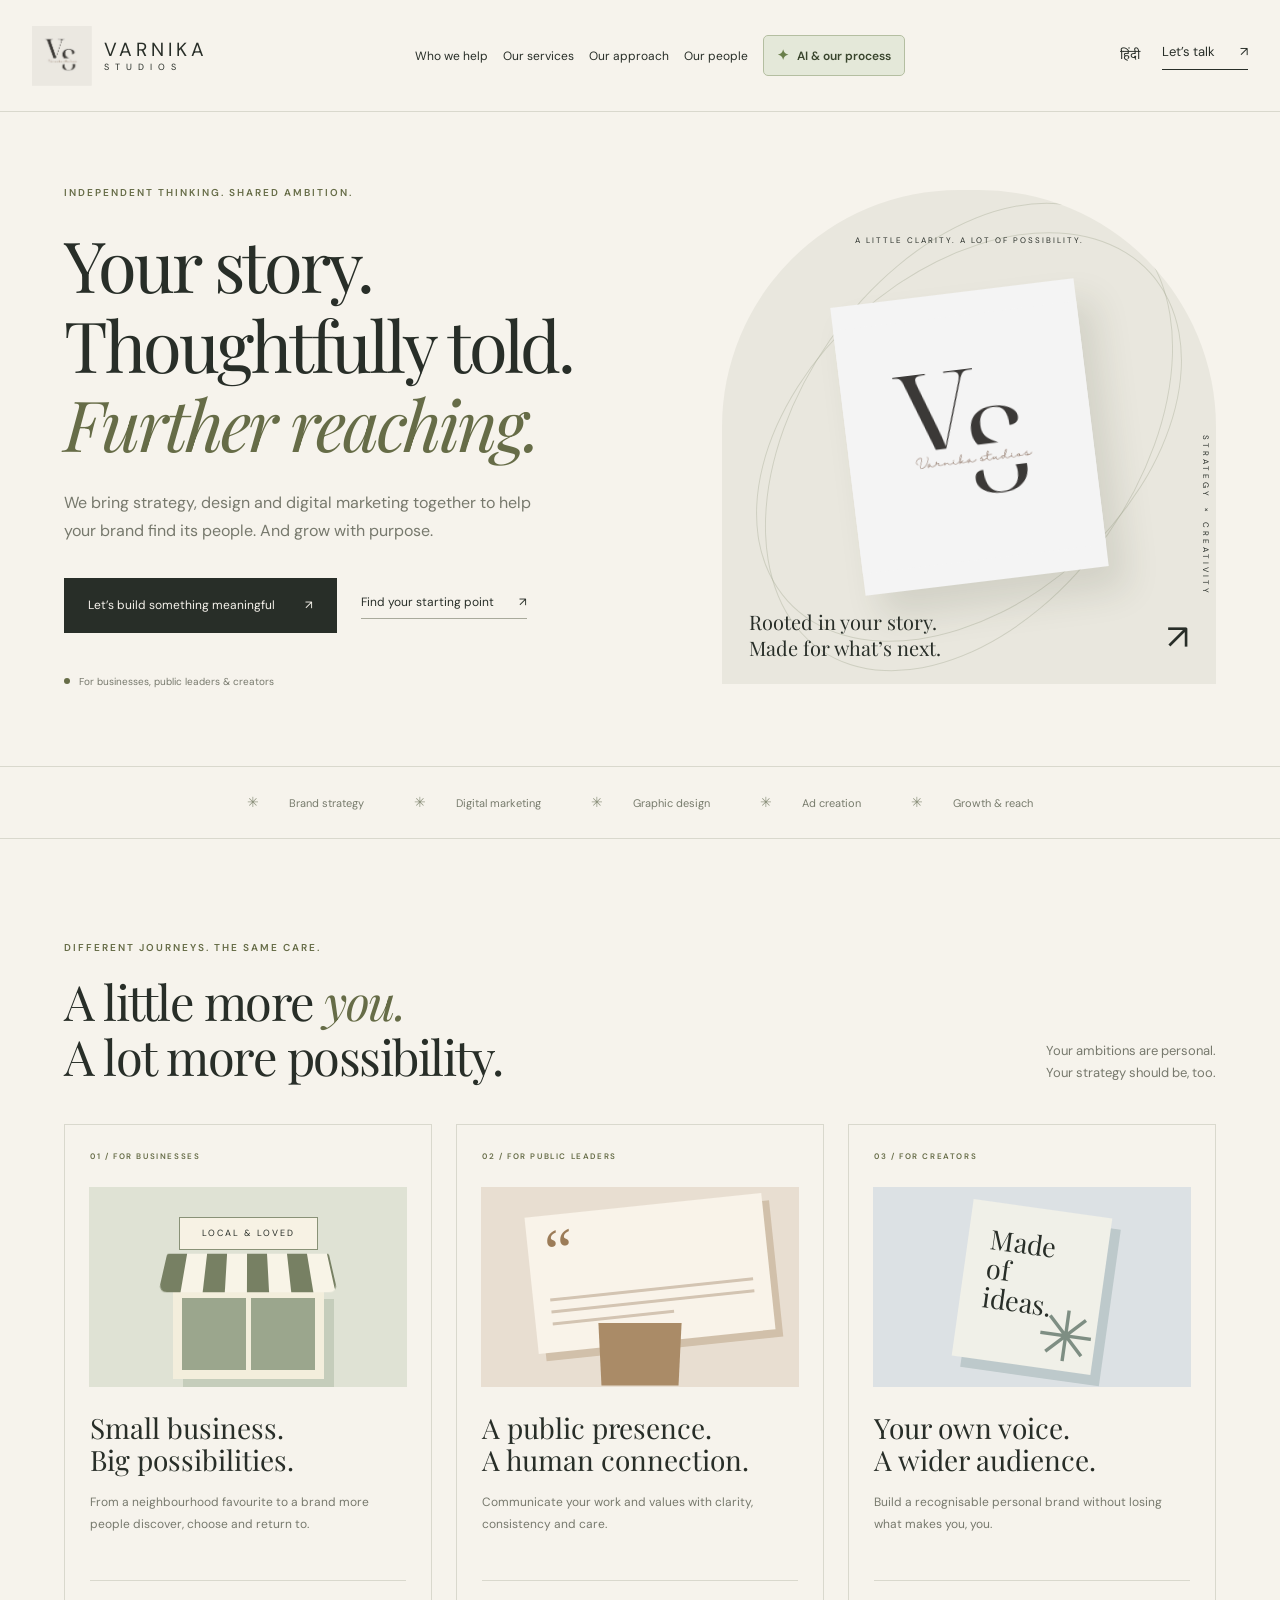
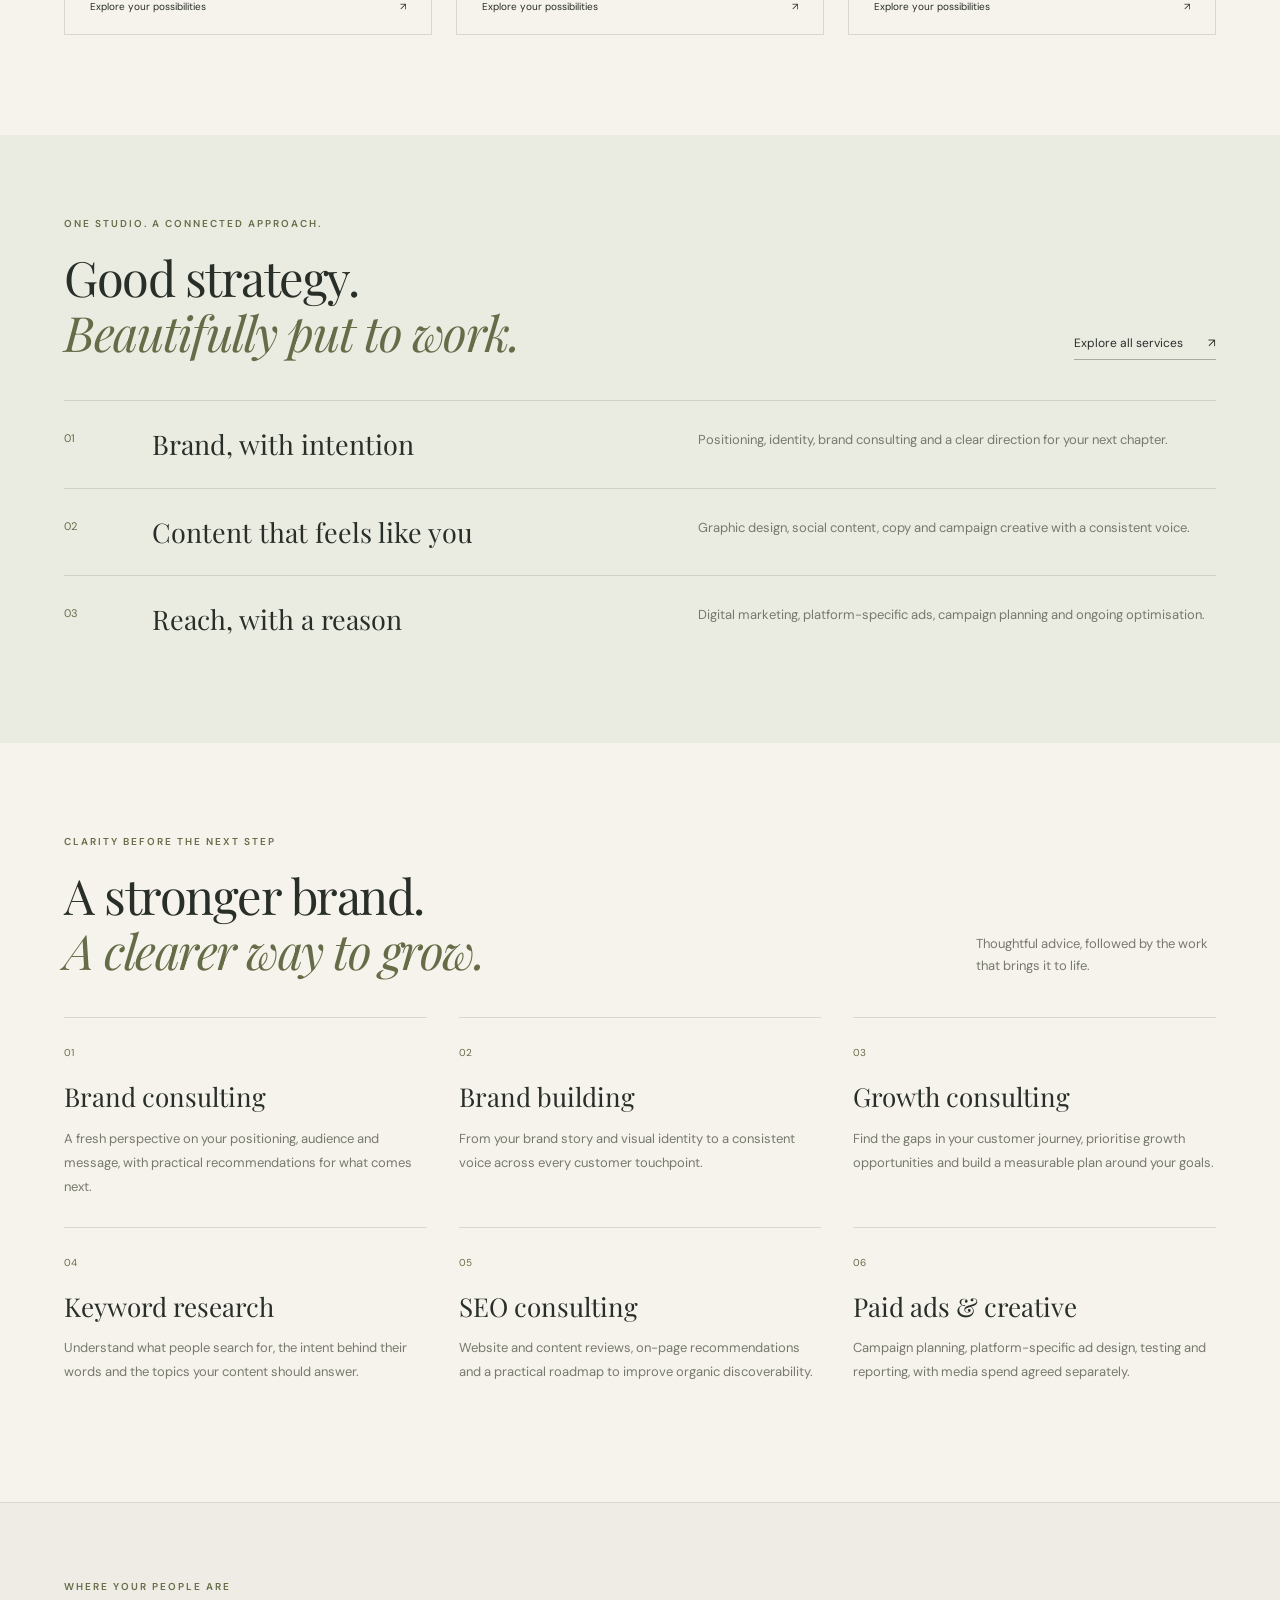
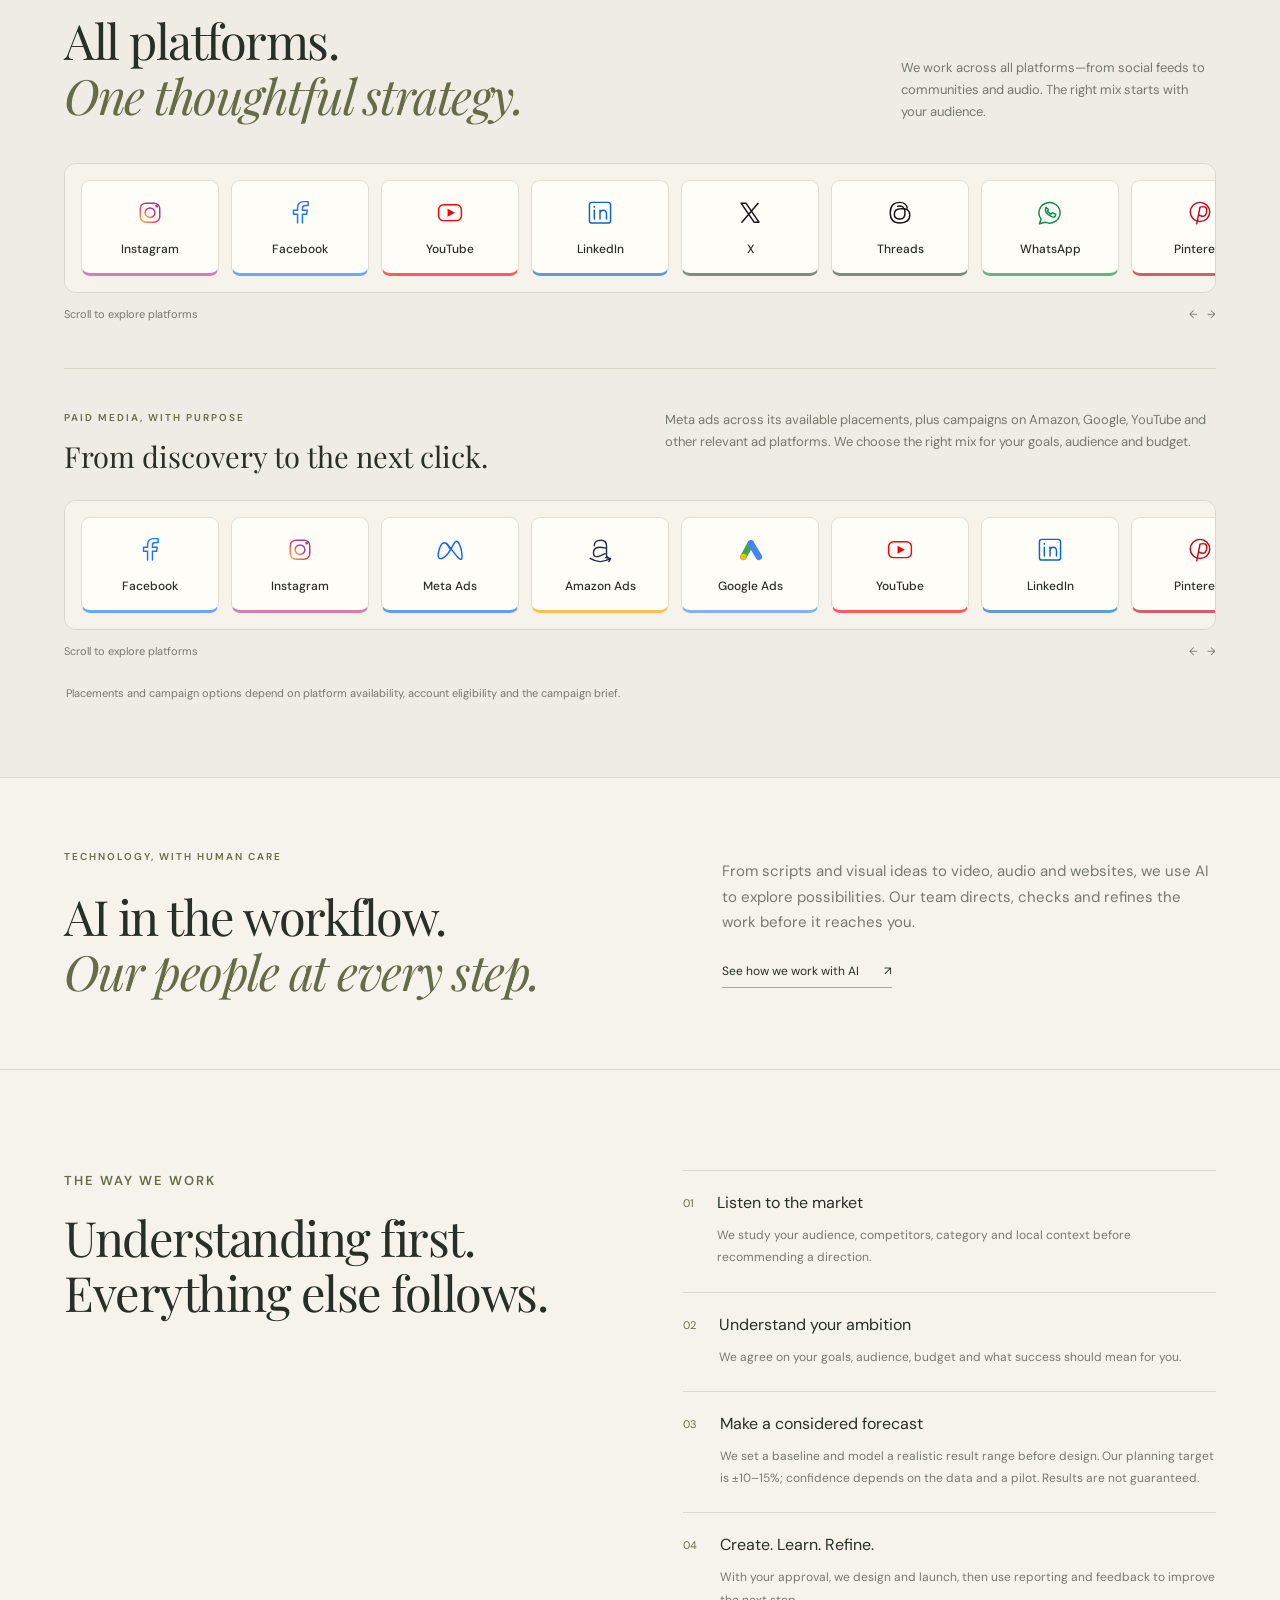
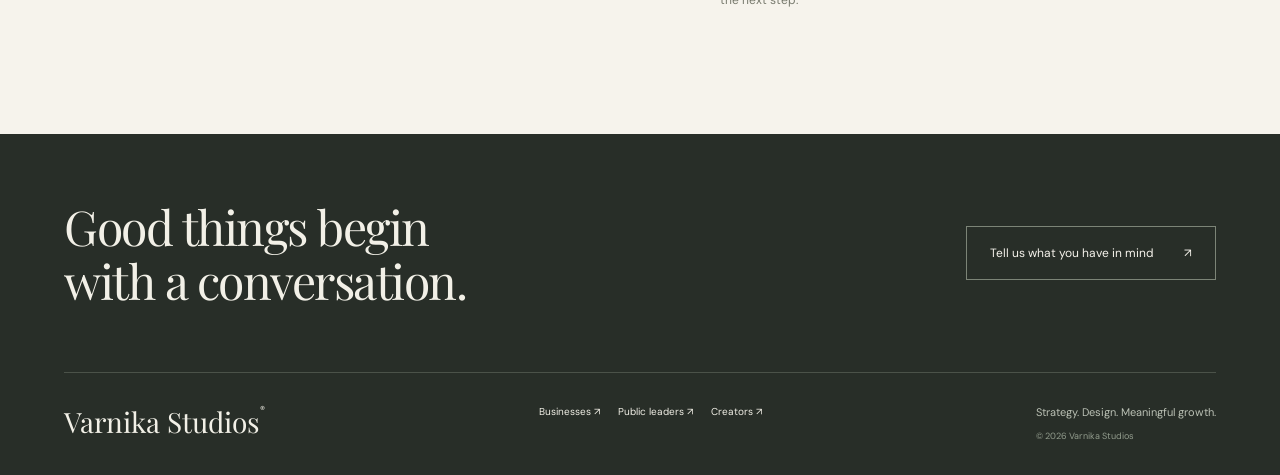
<file: index.html>
<!doctype html><html lang="en"><head><meta charset="utf-8"><meta name="viewport" content="width=device-width,initial-scale=1"><meta name="description" content="Varnika Studios: thoughtful digital marketing, brand strategy, design and advertising for businesses, public leaders and creators. English and Hindi."><meta name="theme-color" content="#f6f3ec"><title>Thoughtful brands. Meaningful growth. — Varnika Studios</title><link rel="icon" href="assets/images/varnika-logo.png"><link rel="stylesheet" href="assets/css/style.css?v=20261019-nav3"><script defer src="assets/js/main.js?v=20261019-nav3"></script></head><body><a class="skip" href="#main">Skip to content / मुख्य सामग्री</a><header><a class="brand" href="index.html"><img src="assets/images/varnika-logo.png" alt="Varnika Studios"><span>VARNIKA <small>STUDIOS</small></span></a><nav id="navigation" aria-label="Main navigation"><a class="" href="index.html#people"><span class="" data-en="Who we help" data-hi="हम किसके साथ हैं">Who we help</span> <span aria-hidden="true">↗</span></a><a class="" href="services.html"><span class="" data-en="Our services" data-hi="हमारी सेवाएँ">Our services</span> <span aria-hidden="true">↗</span></a><a class="" href="index.html#approach"><span class="" data-en="Our approach" data-hi="हमारा तरीका">Our approach</span> <span aria-hidden="true">↗</span></a><a href="people.html"><span class="" data-en="Our people" data-hi="हमारी टीम">Our people</span></a><a class="nav-ai" href="ai-workflow.html"><span class="" data-en="AI &amp; our process" data-hi="AI और हमारी प्रक्रिया">AI & our process</span></a></nav><div class="nav-actions"><button id="language" aria-label="Switch to Hindi">हिंदी</button><a class="nav-cta" href="contact.html"><span class="" data-en="Let’s talk" data-hi="बात करें">Let’s talk</span> <span aria-hidden="true">↗</span></a><button id="menu" aria-label="Open menu" aria-expanded="false">☰</button></div></header><a class="mobile-ai" href="ai-workflow.html"><span aria-hidden="true">✦</span> <span data-en="Our AI process" data-hi="हमारी AI प्रक्रिया">Our AI process</span> <span aria-hidden="true">↗</span></a><main id="main"><section class="hero wrap"><div class="hero-copy"><p class="eyebrow" data-en="INDEPENDENT THINKING. SHARED AMBITION." data-hi="स्वतंत्र सोच। साथ बढ़ने का इरादा।">INDEPENDENT THINKING. SHARED AMBITION.</p><h1 class="" data-en="Your story.&lt;br&gt;Thoughtfully told.&lt;br&gt;&lt;em&gt;Further reaching.&lt;/em&gt;" data-hi="आपकी कहानी।&lt;br&gt;दिल से कही जाए।&lt;br&gt;&lt;em&gt;दूर तक पहुँच जाए।&lt;/em&gt;">Your story.<br>Thoughtfully told.<br><em>Further reaching.</em></h1><p class="lead" data-en="We bring strategy, design and digital marketing together to help your brand find its people. And grow with purpose." data-hi="रणनीति, डिज़ाइन और डिजिटल मार्केटिंग के साथ आपके ब्रांड को सही लोगों तक पहुँचाते हैं। ताकि विकास की एक सही दिशा हो।">We bring strategy, design and digital marketing together to help your brand find its people. And grow with purpose.</p><div class="hero-actions"><a class="button" href="contact.html"><span class="" data-en="Let’s build something meaningful" data-hi="आइए, कुछ सार्थक बनाएँ">Let’s build something meaningful</span> <span aria-hidden="true">↗</span></a><a class="text-link" href="#people"><span class="" data-en="Find your starting point" data-hi="अपनी शुरुआत चुनें">Find your starting point</span> <span aria-hidden="true">↗</span></a></div><div class="hero-note"><span class="dot"></span><span class="" data-en="For businesses, public leaders &amp; creators" data-hi="व्यवसायों, जनप्रतिनिधियों और क्रिएटर्स के लिए">For businesses, public leaders & creators</span></div></div><div class="brand-art" role="img" aria-label="Varnika Studios brand composition"><div class="orbit orbit-one"></div><div class="orbit orbit-two"></div><span class="art-top"><span data-en="A LITTLE CLARITY. A LOT OF POSSIBILITY." data-hi="थोड़ी स्पष्टता। ढेरों संभावनाएँ।">A LITTLE CLARITY. A LOT OF POSSIBILITY.</span></span><div class="logo-panel"><img src="assets/images/varnika-logo.png" alt="Varnika Studios monogram"></div><span class="art-label"><span data-en="STRATEGY × CREATIVITY" data-hi="रणनीति × रचनात्मकता">STRATEGY × CREATIVITY</span></span><div class="art-caption"><span class="" data-en="Rooted in your story.&lt;br&gt;Made for what’s next." data-hi="आपकी कहानी से जुड़ा।&lt;br&gt;आपके कल के लिए।">Rooted in your story.<br>Made for what’s next.</span><span>↗</span></div></div></section><div class="service-strip"><span class="" data-en="Brand strategy" data-hi="ब्रांड रणनीति">Brand strategy</span><span class="" data-en="Digital marketing" data-hi="डिजिटल मार्केटिंग">Digital marketing</span><span class="" data-en="Graphic design" data-hi="ग्राफ़िक डिज़ाइन">Graphic design</span><span class="" data-en="Ad creation" data-hi="विज्ञापन निर्माण">Ad creation</span><span class="" data-en="Growth &amp; reach" data-hi="विकास और पहुँच">Growth & reach</span></div><section class="wrap people" id="people"><div class="section-heading"><div><p class="eyebrow" data-en="DIFFERENT JOURNEYS. THE SAME CARE." data-hi="अलग सफ़र। वही अपनापन।">DIFFERENT JOURNEYS. THE SAME CARE.</p><h2 class="" data-en="A little more &lt;em&gt;you.&lt;/em&gt;&lt;br&gt;A lot more possibility." data-hi="आपकी पहचान के साथ।&lt;br&gt;नई संभावनाओं की ओर।">A little more <em>you.</em><br>A lot more possibility.</h2></div><p class="" data-en="Your ambitions are personal.&lt;br&gt;Your strategy should be, too." data-hi="आपके सपने आपके अपने हैं।&lt;br&gt;आपकी रणनीति भी वैसी ही होनी चाहिए।">Your ambitions are personal.<br>Your strategy should be, too.</p></div><div class="audience-grid"><a class="audience business" href="small-business.html"><p class="eyebrow" data-en="01 / FOR BUSINESSES" data-hi="01 / व्यवसायों के लिए">01 / FOR BUSINESSES</p><div class="card-art" aria-hidden="true"><span class="shop-sign"><span data-en="LOCAL & LOVED" data-hi="अपना और पसंदीदा">LOCAL & LOVED</span></span><div class="awning"></div><div class="shop-window"></div></div><h3 class="" data-en="Small business.&lt;br&gt;Big possibilities." data-hi="छोटा व्यवसाय।&lt;br&gt;बड़ी संभावनाएँ।">Small business.<br>Big possibilities.</h3><p class="" data-en="From a neighbourhood favourite to a brand more people discover, choose and return to." data-hi="आपके अपने इलाके से आगे—एक ऐसा ब्रांड जिसे लोग खोजें, चुनें और फिर लौटें।">From a neighbourhood favourite to a brand more people discover, choose and return to.</p><span class="card-bottom"><span class="" data-en="Explore your possibilities" data-hi="अपनी संभावनाएँ देखें">Explore your possibilities</span> <span>↗</span></span></a><a class="audience leader" href="politicians.html"><p class="eyebrow" data-en="02 / FOR PUBLIC LEADERS" data-hi="02 / जनप्रतिनिधियों के लिए">02 / FOR PUBLIC LEADERS</p><div class="card-art" aria-hidden="true"><div class="speech-lines">“<i></i><i></i><i></i></div><div class="podium"></div></div><h3 class="" data-en="A public presence.&lt;br&gt;A human connection." data-hi="सार्वजनिक पहचान।&lt;br&gt;लोगों से अपना जुड़ाव।">A public presence.<br>A human connection.</h3><p class="" data-en="Communicate your work and values with clarity, consistency and care." data-hi="अपने काम और मूल्यों को स्पष्टता, निरंतरता और संवेदनशीलता से लोगों तक पहुँचाएँ।">Communicate your work and values with clarity, consistency and care.</p><span class="card-bottom"><span class="" data-en="Explore your possibilities" data-hi="अपनी संभावनाएँ देखें">Explore your possibilities</span> <span>↗</span></span></a><a class="audience creator" href="influencers.html"><p class="eyebrow" data-en="03 / FOR CREATORS" data-hi="03 / क्रिएटर्स के लिए">03 / FOR CREATORS</p><div class="card-art" aria-hidden="true"><div class="creator-frame"><span><span data-en="Made&lt;br&gt;of ideas." data-hi="विचारों&lt;br&gt;से बना।">Made<br>of ideas.</span></span><i>✳</i></div></div><h3 class="" data-en="Your own voice.&lt;br&gt;A wider audience." data-hi="आपकी अपनी आवाज़।&lt;br&gt;और बड़ा दायरा।">Your own voice.<br>A wider audience.</h3><p class="" data-en="Build a recognisable personal brand without losing what makes you, you." data-hi="अपनी असल पहचान के साथ एक यादगार पर्सनल ब्रांड बनाएँ।">Build a recognisable personal brand without losing what makes you, you.</p><span class="card-bottom"><span class="" data-en="Explore your possibilities" data-hi="अपनी संभावनाएँ देखें">Explore your possibilities</span> <span>↗</span></span></a></div></section><section class="services-section"><div class="wrap"><div class="section-heading"><div><p class="eyebrow" data-en="ONE STUDIO. A CONNECTED APPROACH." data-hi="एक स्टूडियो। जुड़ी हुई सोच।">ONE STUDIO. A CONNECTED APPROACH.</p><h2 class="" data-en="Good strategy.&lt;br&gt;&lt;em&gt;Beautifully put to work.&lt;/em&gt;" data-hi="अच्छी रणनीति।&lt;br&gt;&lt;em&gt;खूबसूरती से अमल में।&lt;/em&gt;">Good strategy.<br><em>Beautifully put to work.</em></h2></div><a class="text-link" href="services.html"><span class="" data-en="Explore all services" data-hi="सभी सेवाएँ देखें">Explore all services</span> <span aria-hidden="true">↗</span></a></div><div class="service-list"><article><span>01</span><h3 class="" data-en="Brand, with intention" data-hi="सोच-समझकर ब्रांड निर्माण">Brand, with intention</h3><p class="" data-en="Positioning, identity, brand consulting and a clear direction for your next chapter." data-hi="पोज़िशनिंग, पहचान, ब्रांड परामर्श और आपके अगले पड़ाव के लिए स्पष्ट दिशा।">Positioning, identity, brand consulting and a clear direction for your next chapter.</p></article><article><span>02</span><h3 class="" data-en="Content that feels like you" data-hi="आपकी पहचान जैसा कंटेंट">Content that feels like you</h3><p class="" data-en="Graphic design, social content, copy and campaign creative with a consistent voice." data-hi="एक जैसी ब्रांड आवाज़ के साथ ग्राफ़िक डिज़ाइन, सोशल कंटेंट, कॉपी और कैंपेन क्रिएटिव।">Graphic design, social content, copy and campaign creative with a consistent voice.</p></article><article><span>03</span><h3 class="" data-en="Reach, with a reason" data-hi="उद्देश्य के साथ पहुँच">Reach, with a reason</h3><p class="" data-en="Digital marketing, platform-specific ads, campaign planning and ongoing optimisation." data-hi="डिजिटल मार्केटिंग, प्लेटफ़ॉर्म के अनुसार विज्ञापन, कैंपेन योजना और नियमित सुधार।">Digital marketing, platform-specific ads, campaign planning and ongoing optimisation.</p></article></div></div></section><section class="consulting wrap" id="consulting"><div class="section-heading"><div><p class="eyebrow" data-en="CLARITY BEFORE THE NEXT STEP" data-hi="अगले कदम से पहले स्पष्टता">CLARITY BEFORE THE NEXT STEP</p><h2 class="" data-en="A stronger brand.&lt;br&gt;&lt;em&gt;A clearer way to grow.&lt;/em&gt;" data-hi="मज़बूत ब्रांड।&lt;br&gt;&lt;em&gt;विकास की स्पष्ट दिशा।&lt;/em&gt;">A stronger brand.<br><em>A clearer way to grow.</em></h2></div><p class="" data-en="Thoughtful advice, followed by the work that brings it to life." data-hi="सोच-समझकर सलाह, फिर उसे हक़ीक़त बनाने का काम।">Thoughtful advice, followed by the work that brings it to life.</p></div><div class="consulting-grid"><article><span class="consulting-number">01</span><h3 class="" data-en="Brand consulting" data-hi="ब्रांड परामर्श">Brand consulting</h3><p class="" data-en="A fresh perspective on your positioning, audience and message, with practical recommendations for what comes next." data-hi="आपकी पोज़िशनिंग, दर्शकों और संदेश पर नई नज़र, और अगले कदम के लिए व्यावहारिक सुझाव।">A fresh perspective on your positioning, audience and message, with practical recommendations for what comes next.</p></article><article><span class="consulting-number">02</span><h3 class="" data-en="Brand building" data-hi="ब्रांड निर्माण">Brand building</h3><p class="" data-en="From your brand story and visual identity to a consistent voice across every customer touchpoint." data-hi="आपकी ब्रांड कहानी और दृश्य पहचान से लेकर ग्राहकों से हर जुड़ाव में एक जैसी ब्रांड आवाज़ तक।">From your brand story and visual identity to a consistent voice across every customer touchpoint.</p></article><article><span class="consulting-number">03</span><h3 class="" data-en="Growth consulting" data-hi="विकास परामर्श">Growth consulting</h3><p class="" data-en="Find the gaps in your customer journey, prioritise growth opportunities and build a measurable plan around your goals." data-hi="ग्राहकों के सफ़र में कमियाँ समझें, विकास के अवसरों की प्राथमिकता तय करें और अपने लक्ष्यों के अनुसार मापी जा सकने वाली योजना बनाएँ।">Find the gaps in your customer journey, prioritise growth opportunities and build a measurable plan around your goals.</p></article><article><span class="consulting-number">04</span><h3 class="" data-en="Keyword research" data-hi="कीवर्ड रिसर्च">Keyword research</h3><p class="" data-en="Understand what people search for, the intent behind their words and the topics your content should answer." data-hi="लोग क्या खोजते हैं, उनकी खोज का उद्देश्य क्या है और आपके कंटेंट को किन सवालों का जवाब देना चाहिए—यह समझें।">Understand what people search for, the intent behind their words and the topics your content should answer.</p></article><article><span class="consulting-number">05</span><h3 class="" data-en="SEO consulting" data-hi="SEO परामर्श">SEO consulting</h3><p class="" data-en="Website and content reviews, on-page recommendations and a practical roadmap to improve organic discoverability." data-hi="वेबसाइट और कंटेंट की समीक्षा, ऑन-पेज सुझाव और ऑर्गेनिक खोज में बेहतर मौजूदगी के लिए व्यावहारिक कार्ययोजना।">Website and content reviews, on-page recommendations and a practical roadmap to improve organic discoverability.</p></article><article><span class="consulting-number">06</span><h3 class="" data-en="Paid ads &amp; creative" data-hi="पेड विज्ञापन और क्रिएटिव">Paid ads & creative</h3><p class="" data-en="Campaign planning, platform-specific ad design, testing and reporting, with media spend agreed separately." data-hi="कैंपेन योजना, प्लेटफ़ॉर्म के अनुसार विज्ञापन डिज़ाइन, परीक्षण और रिपोर्टिंग। विज्ञापन बजट अलग से तय किया जाता है।">Campaign planning, platform-specific ad design, testing and reporting, with media spend agreed separately.</p></article></div></section><section class="platforms-section" id="platforms"><div class="wrap"><div class="section-heading"><div><p class="eyebrow" data-en="WHERE YOUR PEOPLE ARE" data-hi="जहाँ आपके लोग हैं">WHERE YOUR PEOPLE ARE</p><h2 class="" data-en="All platforms.&lt;br&gt;&lt;em&gt;One thoughtful strategy.&lt;/em&gt;" data-hi="हर प्लेटफ़ॉर्म।&lt;br&gt;&lt;em&gt;एक सोची-समझी रणनीति।&lt;/em&gt;">All platforms.<br><em>One thoughtful strategy.</em></h2></div><p class="" data-en="We work across all platforms—from social feeds to communities and audio. The right mix starts with your audience." data-hi="सोशल फ़ीड से कम्युनिटी और ऑडियो तक, हम सभी प्लेटफ़ॉर्म पर काम करते हैं। सही विकल्प आपके दर्शकों के अनुसार चुनते हैं।">We work across all platforms—from social feeds to communities and audio. The right mix starts with your audience.</p></div><ul class="platform-grid" tabindex="0" aria-label="Social and community platforms" data-label-en="Social and community platforms" data-label-hi="सोशल और कम्युनिटी प्लेटफ़ॉर्म"><li class="platform-tile platform-instagram"><img src="assets/images/platforms/instagram.svg" alt="" width="32" height="34" loading="lazy"><span>Instagram</span></li><li class="platform-tile platform-facebook"><img src="assets/images/platforms/facebook.svg" alt="" width="32" height="34" loading="lazy"><span>Facebook</span></li><li class="platform-tile platform-youtube"><img src="assets/images/platforms/youtube.svg" alt="" width="32" height="34" loading="lazy"><span>YouTube</span></li><li class="platform-tile platform-linkedin"><img src="assets/images/platforms/linkedin.svg" alt="" width="32" height="34" loading="lazy"><span>LinkedIn</span></li><li class="platform-tile platform-x"><img src="assets/images/platforms/x.svg" alt="" width="32" height="34" loading="lazy"><span>X</span></li><li class="platform-tile platform-threads"><img src="assets/images/platforms/threads.svg" alt="" width="32" height="34" loading="lazy"><span>Threads</span></li><li class="platform-tile platform-whatsapp"><img src="assets/images/platforms/whatsapp.svg" alt="" width="32" height="34" loading="lazy"><span>WhatsApp</span></li><li class="platform-tile platform-pinterest"><img src="assets/images/platforms/pinterest.svg" alt="" width="32" height="34" loading="lazy"><span>Pinterest</span></li><li class="platform-tile platform-snapchat"><img src="assets/images/platforms/snapchat.svg" alt="" width="32" height="34" loading="lazy"><span>Snapchat</span></li><li class="platform-tile platform-discord"><img src="assets/images/platforms/discord.svg" alt="" width="32" height="34" loading="lazy"><span>Discord</span></li><li class="platform-tile platform-telegram"><img src="assets/images/platforms/telegram.svg" alt="" width="32" height="34" loading="lazy"><span>Telegram</span></li><li class="platform-tile platform-reddit"><img src="assets/images/platforms/reddit.svg" alt="" width="32" height="34" loading="lazy"><span>Reddit</span></li><li class="platform-tile platform-quora"><img src="assets/images/platforms/quora.svg" alt="" width="32" height="34" loading="lazy"><span>Quora</span></li><li class="platform-tile platform-spotify"><img src="assets/images/platforms/spotify.svg" alt="" width="32" height="34" loading="lazy"><span>Spotify</span></li></ul><p class="platform-rail-hint"><span data-en="Scroll to explore platforms" data-hi="प्लेटफ़ॉर्म देखने के लिए स्क्रॉल करें">Scroll to explore platforms</span><span aria-hidden="true">← &nbsp; →</span></p><div class="ads-heading"><div><p class="eyebrow" data-en="PAID MEDIA, WITH PURPOSE" data-hi="उद्देश्य के साथ पेड मीडिया">PAID MEDIA, WITH PURPOSE</p><h3 class="" data-en="From discovery to the next click." data-hi="पहचान से अगले क्लिक तक।">From discovery to the next click.</h3></div><p class="" data-en="Meta ads across its available placements, plus campaigns on Amazon, Google, YouTube and other relevant ad platforms. We choose the right mix for your goals, audience and budget." data-hi="Meta के उपलब्ध प्लेसमेंट पर विज्ञापन, साथ में Amazon, Google, YouTube और अन्य उपयुक्त विज्ञापन प्लेटफ़ॉर्म पर कैंपेन। आपके लक्ष्य, दर्शक और बजट के अनुसार सही विकल्प चुनते हैं।">Meta ads across its available placements, plus campaigns on Amazon, Google, YouTube and other relevant ad platforms. We choose the right mix for your goals, audience and budget.</p></div><ul class="platform-grid" tabindex="0" aria-label="Advertising platforms" data-label-en="Advertising platforms" data-label-hi="विज्ञापन प्लेटफ़ॉर्म"><li class="platform-tile platform-facebook"><img src="assets/images/platforms/facebook.svg" alt="" width="32" height="34" loading="lazy"><span>Facebook</span></li><li class="platform-tile platform-instagram"><img src="assets/images/platforms/instagram.svg" alt="" width="32" height="34" loading="lazy"><span>Instagram</span></li><li class="platform-tile platform-meta-ads"><img src="assets/images/platforms/meta-ads.svg" alt="" width="32" height="34" loading="lazy"><span>Meta Ads</span></li><li class="platform-tile platform-amazon-ads"><img src="assets/images/platforms/amazon-ads.svg" alt="" width="32" height="34" loading="lazy"><span>Amazon Ads</span></li><li class="platform-tile platform-google-ads"><img src="assets/images/platforms/google-ads.svg" alt="" width="32" height="34" loading="lazy"><span>Google Ads</span></li><li class="platform-tile platform-youtube"><img src="assets/images/platforms/youtube.svg" alt="" width="32" height="34" loading="lazy"><span>YouTube</span></li><li class="platform-tile platform-linkedin"><img src="assets/images/platforms/linkedin.svg" alt="" width="32" height="34" loading="lazy"><span>LinkedIn</span></li><li class="platform-tile platform-pinterest"><img src="assets/images/platforms/pinterest.svg" alt="" width="32" height="34" loading="lazy"><span>Pinterest</span></li><li class="platform-tile platform-snapchat"><img src="assets/images/platforms/snapchat.svg" alt="" width="32" height="34" loading="lazy"><span>Snapchat</span></li></ul><p class="platform-rail-hint"><span data-en="Scroll to explore platforms" data-hi="प्लेटफ़ॉर्म देखने के लिए स्क्रॉल करें">Scroll to explore platforms</span><span aria-hidden="true">← &nbsp; →</span></p><p class="platform-note" data-en="Placements and campaign options depend on platform availability, account eligibility and the campaign brief." data-hi="प्लेसमेंट और कैंपेन के विकल्प प्लेटफ़ॉर्म की उपलब्धता, अकाउंट की पात्रता और कैंपेन ब्रीफ़ पर निर्भर करते हैं।">Placements and campaign options depend on platform availability, account eligibility and the campaign brief.</p></div></section><section class="ai-teaser wrap"><div><p class="eyebrow" data-en="TECHNOLOGY, WITH HUMAN CARE" data-hi="तकनीक के साथ इंसानी समझ">TECHNOLOGY, WITH HUMAN CARE</p><h2 class="" data-en="AI in the workflow.&lt;br&gt;&lt;em&gt;Our people at every step.&lt;/em&gt;" data-hi="काम में AI की मदद।&lt;br&gt;&lt;em&gt;हर कदम पर हमारी टीम।&lt;/em&gt;">AI in the workflow.<br><em>Our people at every step.</em></h2></div><div><p class="" data-en="From scripts and visual ideas to video, audio and websites, we use AI to explore possibilities. Our team directs, checks and refines the work before it reaches you." data-hi="स्क्रिप्ट और दृश्य विचारों से वीडियो, ऑडियो और वेबसाइट तक, AI से संभावनाएँ तलाशते हैं। आप तक पहुँचने से पहले हमारी टीम काम को दिशा देती है, जाँचती है और सुधारती है।">From scripts and visual ideas to video, audio and websites, we use AI to explore possibilities. Our team directs, checks and refines the work before it reaches you.</p><a class="text-link" href="ai-workflow.html"><span class="" data-en="See how we work with AI" data-hi="देखें, AI के साथ हम कैसे काम करते हैं">See how we work with AI</span> ↗</a></div></section><section class="process wrap" id="approach"><div class="section-heading"><p class="eyebrow" data-en="THE WAY WE WORK" data-hi="हमारा काम करने का तरीका">THE WAY WE WORK</p><h2 class="" data-en="Understanding first.&lt;br&gt;Everything else follows." data-hi="पहले समझना।&lt;br&gt;फिर आगे बढ़ना।">Understanding first.<br>Everything else follows.</h2></div><div class="steps"><article><span class="number">01</span><div><h3 class="" data-en="Listen to the market" data-hi="बाज़ार को समझें">Listen to the market</h3><p class="" data-en="We study your audience, competitors, category and local context before recommending a direction." data-hi="किसी दिशा का सुझाव देने से पहले आपके दर्शकों, प्रतिस्पर्धियों, क्षेत्र और स्थानीय संदर्भ को समझते हैं।">We study your audience, competitors, category and local context before recommending a direction.</p></div></article><article><span class="number">02</span><div><h3 class="" data-en="Understand your ambition" data-hi="आपका लक्ष्य जानें">Understand your ambition</h3><p class="" data-en="We agree on your goals, audience, budget and what success should mean for you." data-hi="आपके लक्ष्य, दर्शक, बजट और सफलता का अर्थ मिलकर तय करते हैं।">We agree on your goals, audience, budget and what success should mean for you.</p></div></article><article><span class="number">03</span><div><h3 class="" data-en="Make a considered forecast" data-hi="सोच-समझकर अनुमान लगाएँ">Make a considered forecast</h3><p class="" data-en="We set a baseline and model a realistic result range before design. Our planning target is ±10–15%; confidence depends on the data and a pilot. Results are not guaranteed." data-hi="डिज़ाइन से पहले शुरुआती स्थिति और संभावित परिणामों की सीमा तय करते हैं। योजना में ±10–15% का लक्ष्य रखते हैं; भरोसा डेटा और शुरुआती परीक्षण पर निर्भर है। परिणाम की गारंटी नहीं है।">We set a baseline and model a realistic result range before design. Our planning target is ±10–15%; confidence depends on the data and a pilot. Results are not guaranteed.</p></div></article><article><span class="number">04</span><div><h3 class="" data-en="Create. Learn. Refine." data-hi="बनाएँ। सीखें। बेहतर करें।">Create. Learn. Refine.</h3><p class="" data-en="With your approval, we design and launch, then use reporting and feedback to improve the next step." data-hi="आपकी सहमति से डिज़ाइन और लॉन्च करते हैं। रिपोर्ट और प्रतिक्रिया से अगले कदम को बेहतर बनाते हैं।">With your approval, we design and launch, then use reporting and feedback to improve the next step.</p></div></article></div></section></main><footer><div class="footer-top"><div><h2 class="" data-en="Good things begin&lt;br&gt;with a conversation." data-hi="अच्छी शुरुआत होती है&lt;br&gt;एक बातचीत से।">Good things begin<br>with a conversation.</h2></div><a class="button light" href="contact.html"><span class="" data-en="Tell us what you have in mind" data-hi="बताइए, आपके मन में क्या है">Tell us what you have in mind</span> <span aria-hidden="true">↗</span></a></div><div class="footer-bottom"><a class="wordmark" href="index.html">Varnika Studios<span>®</span></a><div><a class="" href="small-business.html"><span class="" data-en="Businesses" data-hi="व्यवसाय">Businesses</span> <span aria-hidden="true">↗</span></a><a class="" href="politicians.html"><span class="" data-en="Public leaders" data-hi="जनप्रतिनिधि">Public leaders</span> <span aria-hidden="true">↗</span></a><a class="" href="influencers.html"><span class="" data-en="Creators" data-hi="क्रिएटर्स">Creators</span> <span aria-hidden="true">↗</span></a></div><div><p class="" data-en="Strategy. Design. Meaningful growth." data-hi="रणनीति। डिज़ाइन। सार्थक विकास।">Strategy. Design. Meaningful growth.</p><small>© 2026 Varnika Studios</small></div></div></footer></body></html>
</file>
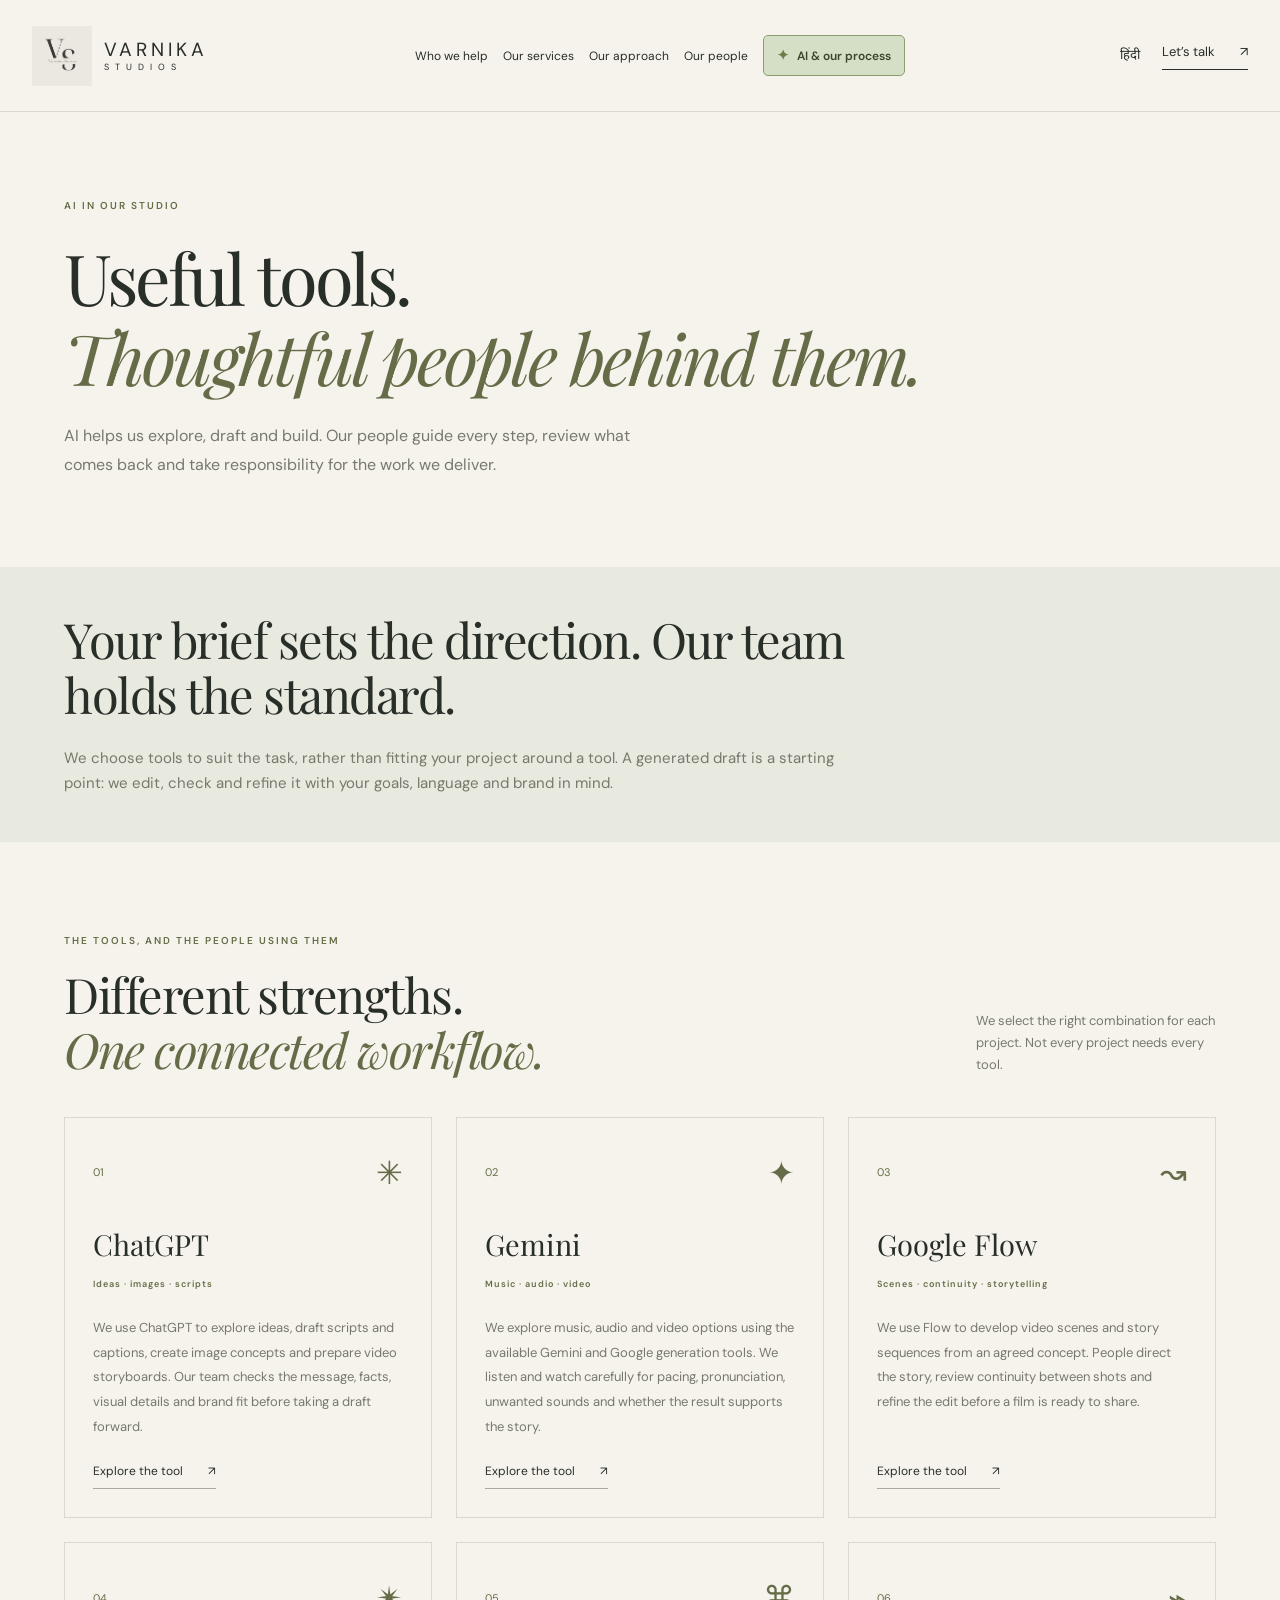
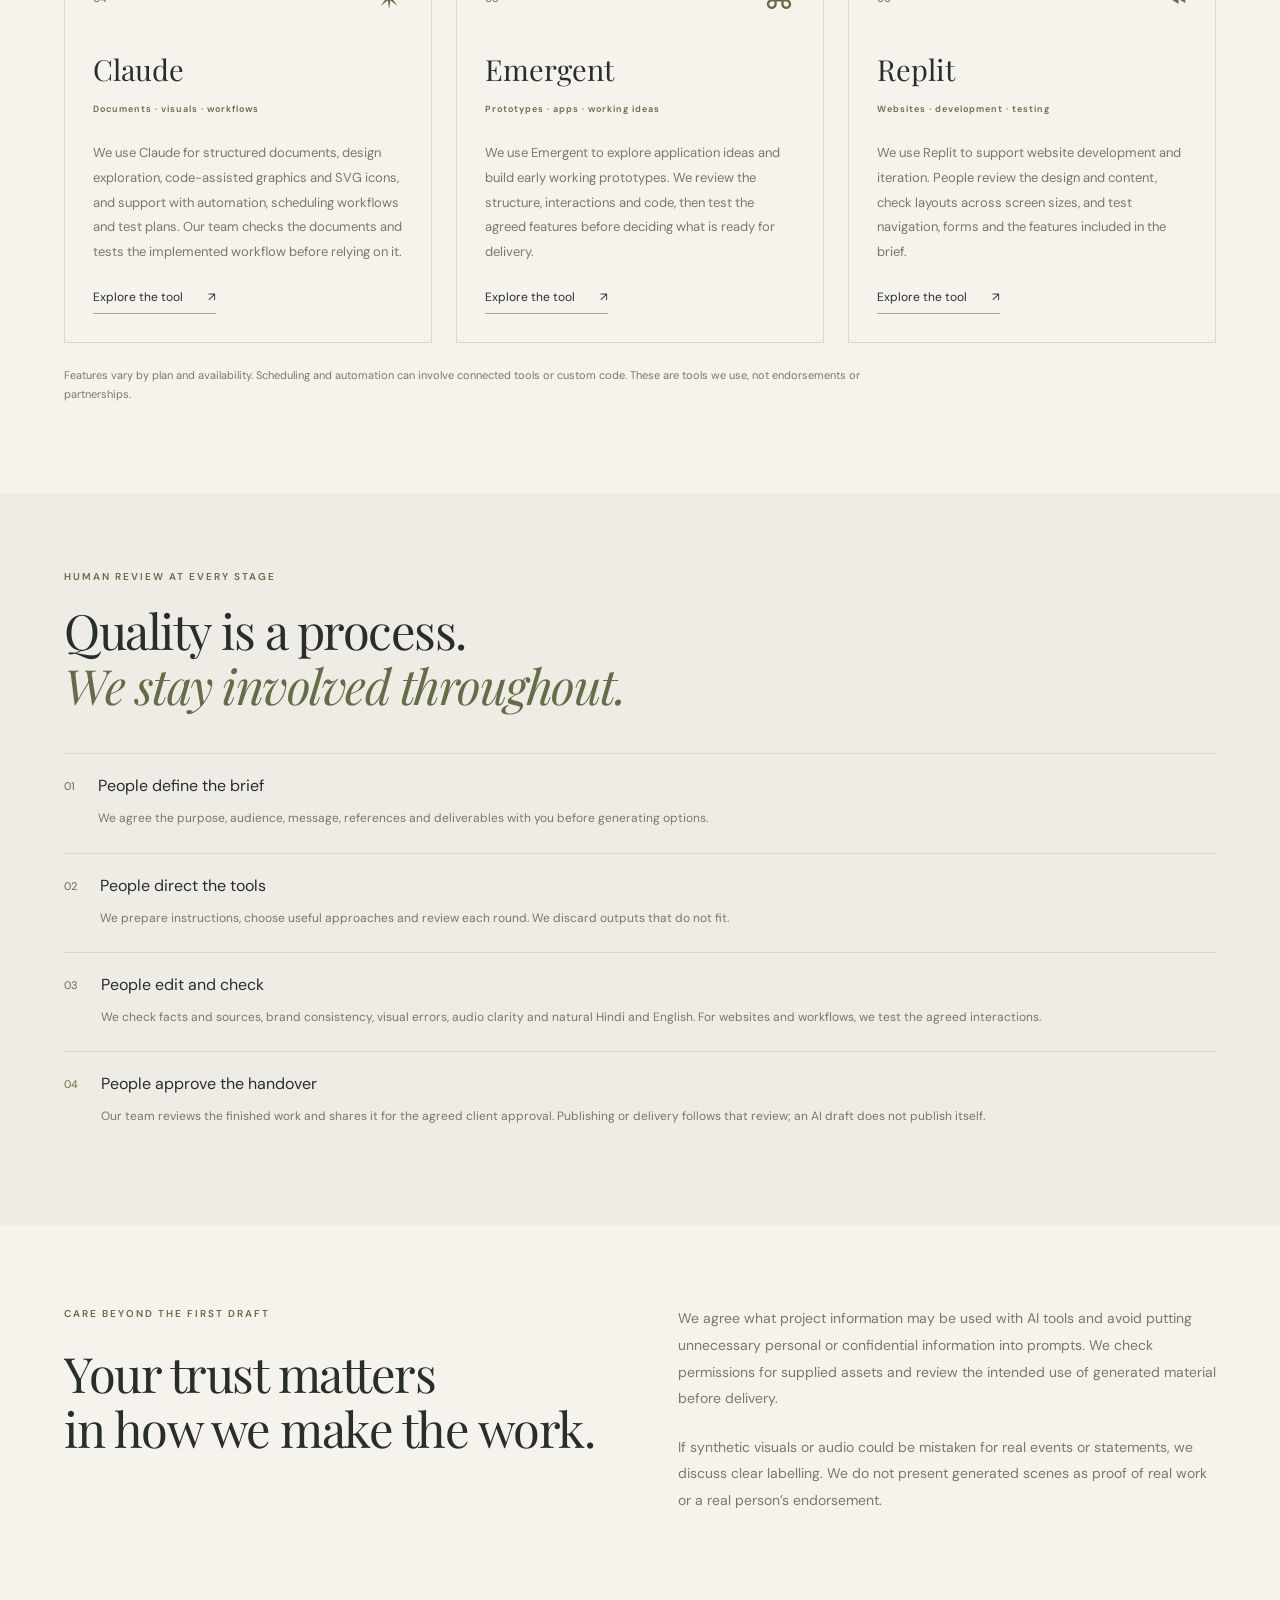
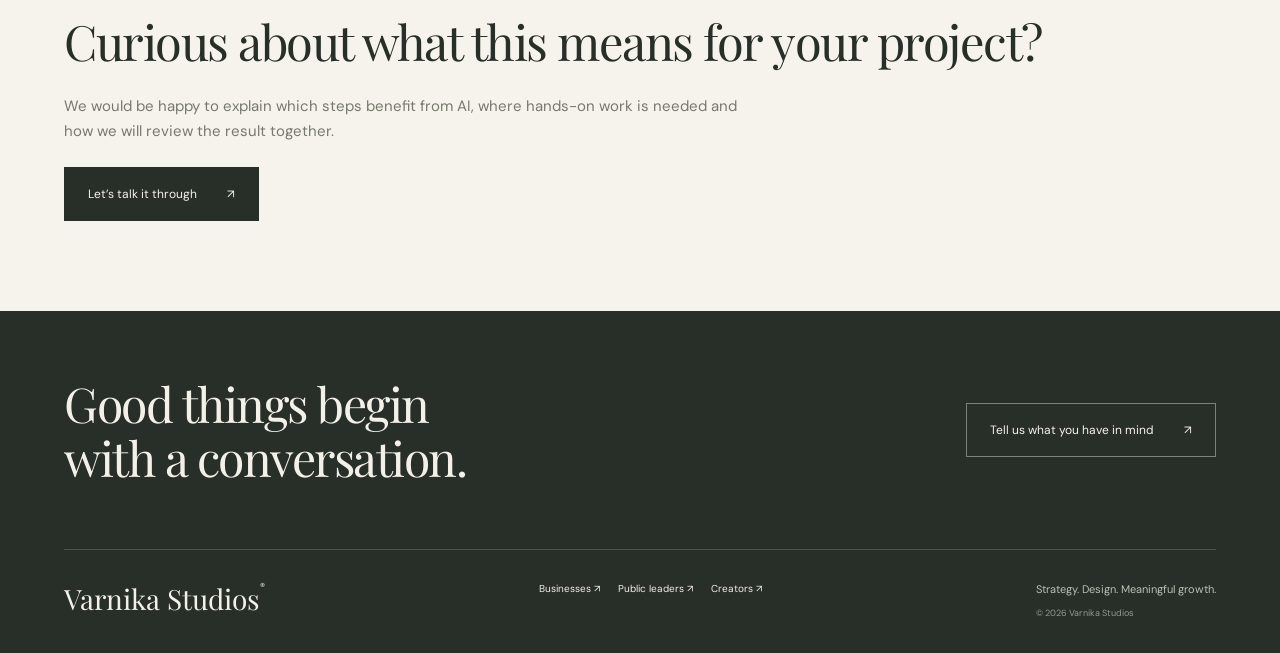
<file: ai-workflow.html>
<!doctype html><html lang="en"><head><meta charset="utf-8"><meta name="viewport" content="width=device-width,initial-scale=1"><meta name="description" content="Varnika Studios: thoughtful digital marketing, brand strategy, design and advertising for businesses, public leaders and creators. English and Hindi."><meta name="theme-color" content="#f6f3ec"><title>AI & our process — Varnika Studios</title><link rel="icon" href="assets/images/varnika-logo.png"><link rel="stylesheet" href="assets/css/style.css?v=20261019-nav3"><script defer src="assets/js/main.js?v=20261019-nav3"></script></head><body><a class="skip" href="#main">Skip to content / मुख्य सामग्री</a><header><a class="brand" href="index.html"><img src="assets/images/varnika-logo.png" alt="Varnika Studios"><span>VARNIKA <small>STUDIOS</small></span></a><nav id="navigation" aria-label="Main navigation"><a class="" href="index.html#people"><span class="" data-en="Who we help" data-hi="हम किसके साथ हैं">Who we help</span> <span aria-hidden="true">↗</span></a><a class="" href="services.html"><span class="" data-en="Our services" data-hi="हमारी सेवाएँ">Our services</span> <span aria-hidden="true">↗</span></a><a class="" href="index.html#approach"><span class="" data-en="Our approach" data-hi="हमारा तरीका">Our approach</span> <span aria-hidden="true">↗</span></a><a href="people.html"><span class="" data-en="Our people" data-hi="हमारी टीम">Our people</span></a><a class="nav-ai" href="ai-workflow.html"><span class="" data-en="AI &amp; our process" data-hi="AI और हमारी प्रक्रिया">AI & our process</span></a></nav><div class="nav-actions"><button id="language" aria-label="Switch to Hindi">हिंदी</button><a class="nav-cta" href="contact.html"><span class="" data-en="Let’s talk" data-hi="बात करें">Let’s talk</span> <span aria-hidden="true">↗</span></a><button id="menu" aria-label="Open menu" aria-expanded="false">☰</button></div></header><a class="mobile-ai" href="ai-workflow.html"><span aria-hidden="true">✦</span> <span data-en="Our AI process" data-hi="हमारी AI प्रक्रिया">Our AI process</span> <span aria-hidden="true">↗</span></a><main id="main"><section class="page-intro wrap"><p class="eyebrow" data-en="AI IN OUR STUDIO" data-hi="हमारे स्टूडियो में AI">AI IN OUR STUDIO</p><h1 class="" data-en="Useful tools.&lt;br&gt;&lt;em&gt;Thoughtful people behind them.&lt;/em&gt;" data-hi="उपयोगी टूल।&lt;br&gt;&lt;em&gt;पीछे हमारी टीम की सोच।&lt;/em&gt;">Useful tools.<br><em>Thoughtful people behind them.</em></h1><p class="lead" data-en="AI helps us explore, draft and build. Our people guide every step, review what comes back and take responsibility for the work we deliver." data-hi="AI से विचार तलाशने, ड्राफ़्ट बनाने और काम तैयार करने में मदद मिलती है। हर कदम हमारी टीम की देखरेख में होता है। हम नतीजों की समीक्षा करते हैं और दिए गए काम की ज़िम्मेदारी लेते हैं।">AI helps us explore, draft and build. Our people guide every step, review what comes back and take responsibility for the work we deliver.</p></section><section class="ai-principle wrap"><h2 class="" data-en="Your brief sets the direction. Our team holds the standard." data-hi="दिशा आपके ब्रीफ़ से। गुणवत्ता की देखरेख हमारी टीम से।">Your brief sets the direction. Our team holds the standard.</h2><p class="" data-en="We choose tools to suit the task, rather than fitting your project around a tool. A generated draft is a starting point: we edit, check and refine it with your goals, language and brand in mind." data-hi="काम के अनुसार टूल चुनते हैं। तैयार हुआ ड्राफ़्ट शुरुआत होता है: आपके लक्ष्य, भाषा और ब्रांड को ध्यान में रखकर उसका संपादन, जाँच और सुधार करते हैं।">We choose tools to suit the task, rather than fitting your project around a tool. A generated draft is a starting point: we edit, check and refine it with your goals, language and brand in mind.</p></section><section class="consulting wrap"><div class="section-heading"><div><p class="eyebrow" data-en="THE TOOLS, AND THE PEOPLE USING THEM" data-hi="टूल और उन्हें इस्तेमाल करने वाली टीम">THE TOOLS, AND THE PEOPLE USING THEM</p><h2 class="" data-en="Different strengths.&lt;br&gt;&lt;em&gt;One connected workflow.&lt;/em&gt;" data-hi="अलग खूबियाँ।&lt;br&gt;&lt;em&gt;एक जुड़ी हुई प्रक्रिया।&lt;/em&gt;">Different strengths.<br><em>One connected workflow.</em></h2></div><p class="" data-en="We select the right combination for each project. Not every project needs every tool." data-hi="हर प्रोजेक्ट के लिए सही मेल चुनते हैं। हर काम में हर टूल की ज़रूरत नहीं होती।">We select the right combination for each project. Not every project needs every tool.</p></div><div class="ai-tool-grid"><article class="ai-tool"><div class="ai-tool-top"><span class="number">01</span><span class="ai-tool-mark" aria-hidden="true">✳</span></div><h3>ChatGPT</h3><p class="eyebrow" data-en="Ideas · images · scripts" data-hi="विचार · इमेज · स्क्रिप्ट">Ideas · images · scripts</p><p class="" data-en="We use ChatGPT to explore ideas, draft scripts and captions, create image concepts and prepare video storyboards. Our team checks the message, facts, visual details and brand fit before taking a draft forward." data-hi="ChatGPT से विचार तलाशते हैं, स्क्रिप्ट और कैप्शन का ड्राफ़्ट बनाते हैं, इमेज कॉन्सेप्ट और वीडियो स्टोरीबोर्ड तैयार करते हैं। आगे बढ़ाने से पहले हमारी टीम संदेश, तथ्य, दृश्य विवरण और ब्रांड से मेल की जाँच करती है।">We use ChatGPT to explore ideas, draft scripts and captions, create image concepts and prepare video storyboards. Our team checks the message, facts, visual details and brand fit before taking a draft forward.</p><a class="text-link" href="https://chatgpt.com/"><span class="" data-en="Explore the tool" data-hi="टूल के बारे में जानें">Explore the tool</span> ↗</a></article><article class="ai-tool"><div class="ai-tool-top"><span class="number">02</span><span class="ai-tool-mark" aria-hidden="true">✦</span></div><h3>Gemini</h3><p class="eyebrow" data-en="Music · audio · video" data-hi="संगीत · ऑडियो · वीडियो">Music · audio · video</p><p class="" data-en="We explore music, audio and video options using the available Gemini and Google generation tools. We listen and watch carefully for pacing, pronunciation, unwanted sounds and whether the result supports the story." data-hi="उपलब्ध Gemini और Google जनरेशन टूल से संगीत, ऑडियो और वीडियो के विकल्प तलाशते हैं। गति, उच्चारण, अनचाही आवाज़ और कहानी से मेल की ध्यान से सुनकर और देखकर समीक्षा करते हैं।">We explore music, audio and video options using the available Gemini and Google generation tools. We listen and watch carefully for pacing, pronunciation, unwanted sounds and whether the result supports the story.</p><a class="text-link" href="https://gemini.google/"><span class="" data-en="Explore the tool" data-hi="टूल के बारे में जानें">Explore the tool</span> ↗</a></article><article class="ai-tool"><div class="ai-tool-top"><span class="number">03</span><span class="ai-tool-mark" aria-hidden="true">↝</span></div><h3>Google Flow</h3><p class="eyebrow" data-en="Scenes · continuity · storytelling" data-hi="दृश्य · निरंतरता · कहानी">Scenes · continuity · storytelling</p><p class="" data-en="We use Flow to develop video scenes and story sequences from an agreed concept. People direct the story, review continuity between shots and refine the edit before a film is ready to share." data-hi="तय कॉन्सेप्ट से वीडियो दृश्य और कहानी के क्रम विकसित करने के लिए Flow इस्तेमाल करते हैं। कहानी का निर्देशन, शॉट के बीच निरंतरता की जाँच और अंतिम एडिट का सुधार हमारी टीम करती है।">We use Flow to develop video scenes and story sequences from an agreed concept. People direct the story, review continuity between shots and refine the edit before a film is ready to share.</p><a class="text-link" href="https://labs.google/fx/tools/flow"><span class="" data-en="Explore the tool" data-hi="टूल के बारे में जानें">Explore the tool</span> ↗</a></article><article class="ai-tool"><div class="ai-tool-top"><span class="number">04</span><span class="ai-tool-mark" aria-hidden="true">✴</span></div><h3>Claude</h3><p class="eyebrow" data-en="Documents · visuals · workflows" data-hi="डॉक्यूमेंट · विज़ुअल · कार्यप्रवाह">Documents · visuals · workflows</p><p class="" data-en="We use Claude for structured documents, design exploration, code-assisted graphics and SVG icons, and support with automation, scheduling workflows and test plans. Our team checks the documents and tests the implemented workflow before relying on it." data-hi="Claude से व्यवस्थित डॉक्यूमेंट, डिज़ाइन के विकल्प, कोड की सहायता से ग्राफ़िक्स और SVG आइकन बनाते हैं। ऑटोमेशन, शेड्यूलिंग कार्यप्रवाह और टेस्ट योजना में भी मदद लेते हैं। इस्तेमाल से पहले टीम डॉक्यूमेंट की समीक्षा और लागू कार्यप्रवाह का परीक्षण करती है।">We use Claude for structured documents, design exploration, code-assisted graphics and SVG icons, and support with automation, scheduling workflows and test plans. Our team checks the documents and tests the implemented workflow before relying on it.</p><a class="text-link" href="https://claude.ai/"><span class="" data-en="Explore the tool" data-hi="टूल के बारे में जानें">Explore the tool</span> ↗</a></article><article class="ai-tool"><div class="ai-tool-top"><span class="number">05</span><span class="ai-tool-mark" aria-hidden="true">⌘</span></div><h3>Emergent</h3><p class="eyebrow" data-en="Prototypes · apps · working ideas" data-hi="प्रोटोटाइप · ऐप · विचारों का रूप">Prototypes · apps · working ideas</p><p class="" data-en="We use Emergent to explore application ideas and build early working prototypes. We review the structure, interactions and code, then test the agreed features before deciding what is ready for delivery." data-hi="Emergent से ऐप के विचार तलाशते हैं और शुरुआती काम करने वाले प्रोटोटाइप बनाते हैं। संरचना, इंटरैक्शन और कोड की समीक्षा करते हैं, फिर तय सुविधाओं का परीक्षण करके डिलीवरी की तैयारी तय करते हैं।">We use Emergent to explore application ideas and build early working prototypes. We review the structure, interactions and code, then test the agreed features before deciding what is ready for delivery.</p><a class="text-link" href="https://emergent.sh/"><span class="" data-en="Explore the tool" data-hi="टूल के बारे में जानें">Explore the tool</span> ↗</a></article><article class="ai-tool"><div class="ai-tool-top"><span class="number">06</span><span class="ai-tool-mark" aria-hidden="true">⌁</span></div><h3>Replit</h3><p class="eyebrow" data-en="Websites · development · testing" data-hi="वेबसाइट · डेवलपमेंट · परीक्षण">Websites · development · testing</p><p class="" data-en="We use Replit to support website development and iteration. People review the design and content, check layouts across screen sizes, and test navigation, forms and the features included in the brief." data-hi="Replit से वेबसाइट डेवलपमेंट और सुधार में मदद लेते हैं। डिज़ाइन और कंटेंट की समीक्षा, अलग-अलग स्क्रीन आकार पर लेआउट की जाँच और नेविगेशन, फ़ॉर्म तथा ब्रीफ़ की सुविधाओं का परीक्षण हमारी टीम करती है।">We use Replit to support website development and iteration. People review the design and content, check layouts across screen sizes, and test navigation, forms and the features included in the brief.</p><a class="text-link" href="https://replit.com/"><span class="" data-en="Explore the tool" data-hi="टूल के बारे में जानें">Explore the tool</span> ↗</a></article></div><p class="platform-note" data-en="Features vary by plan and availability. Scheduling and automation can involve connected tools or custom code. These are tools we use, not endorsements or partnerships." data-hi="सुविधाएँ प्लान और उपलब्धता के अनुसार बदलती हैं। शेड्यूलिंग और ऑटोमेशन में जुड़े टूल या कस्टम कोड शामिल हो सकते हैं। ये हमारे इस्तेमाल के टूल हैं, साझेदारी या समर्थन का दावा नहीं।">Features vary by plan and availability. Scheduling and automation can involve connected tools or custom code. These are tools we use, not endorsements or partnerships.</p></section><section class="business-services"><div class="wrap"><div class="section-heading"><div><p class="eyebrow" data-en="HUMAN REVIEW AT EVERY STAGE" data-hi="हर चरण पर टीम की समीक्षा">HUMAN REVIEW AT EVERY STAGE</p><h2 class="" data-en="Quality is a process.&lt;br&gt;&lt;em&gt;We stay involved throughout.&lt;/em&gt;" data-hi="गुणवत्ता एक प्रक्रिया है।&lt;br&gt;&lt;em&gt;हम हर चरण में साथ रहते हैं।&lt;/em&gt;">Quality is a process.<br><em>We stay involved throughout.</em></h2></div></div><div class="steps"><article><span class="number">01</span><div><h3 class="" data-en="People define the brief" data-hi="ब्रीफ़ हमारी टीम तय करती है">People define the brief</h3><p class="" data-en="We agree the purpose, audience, message, references and deliverables with you before generating options." data-hi="विकल्प बनाने से पहले उद्देश्य, दर्शक, संदेश, संदर्भ और काम का दायरा आपके साथ तय करते हैं।">We agree the purpose, audience, message, references and deliverables with you before generating options.</p></div></article><article><span class="number">02</span><div><h3 class="" data-en="People direct the tools" data-hi="टूल को दिशा हमारी टीम देती है">People direct the tools</h3><p class="" data-en="We prepare instructions, choose useful approaches and review each round. We discard outputs that do not fit." data-hi="निर्देश तैयार करते हैं, उपयोगी तरीका चुनते हैं और हर दौर की समीक्षा करते हैं। जो काम से मेल नहीं खाता, उसे आगे नहीं बढ़ाते।">We prepare instructions, choose useful approaches and review each round. We discard outputs that do not fit.</p></div></article><article><span class="number">03</span><div><h3 class="" data-en="People edit and check" data-hi="संपादन और जाँच हमारी टीम करती है">People edit and check</h3><p class="" data-en="We check facts and sources, brand consistency, visual errors, audio clarity and natural Hindi and English. For websites and workflows, we test the agreed interactions." data-hi="तथ्य और स्रोत, ब्रांड की एकरूपता, दृश्य की गलतियाँ, ऑडियो की स्पष्टता और सहज हिंदी-अंग्रेज़ी जाँचते हैं। वेबसाइट और कार्यप्रवाह में तय इंटरैक्शन का परीक्षण करते हैं।">We check facts and sources, brand consistency, visual errors, audio clarity and natural Hindi and English. For websites and workflows, we test the agreed interactions.</p></div></article><article><span class="number">04</span><div><h3 class="" data-en="People approve the handover" data-hi="अंतिम स्वीकृति लोगों की होती है">People approve the handover</h3><p class="" data-en="Our team reviews the finished work and shares it for the agreed client approval. Publishing or delivery follows that review; an AI draft does not publish itself." data-hi="हमारी टीम तैयार काम की समीक्षा करके तय ग्राहक स्वीकृति के लिए साझा करती है। समीक्षा के बाद ही प्रकाशन या डिलीवरी होती है; AI ड्राफ़्ट अपने आप प्रकाशित नहीं होता।">Our team reviews the finished work and shares it for the agreed client approval. Publishing or delivery follows that review; an AI draft does not publish itself.</p></div></article></div></div></section><section class="business-story wrap"><div><p class="eyebrow" data-en="CARE BEYOND THE FIRST DRAFT" data-hi="पहले ड्राफ़्ट से आगे की देखभाल">CARE BEYOND THE FIRST DRAFT</p><h2 class="" data-en="Your trust matters&lt;br&gt;in how we make the work." data-hi="काम बनाने के तरीके में भी&lt;br&gt;आपका भरोसा मायने रखता है।">Your trust matters<br>in how we make the work.</h2></div><div><p class="" data-en="We agree what project information may be used with AI tools and avoid putting unnecessary personal or confidential information into prompts. We check permissions for supplied assets and review the intended use of generated material before delivery." data-hi="तय करते हैं कि प्रोजेक्ट की कौन सी जानकारी AI टूल में इस्तेमाल की जा सकती है। प्रॉम्प्ट में अनावश्यक निजी या गोपनीय जानकारी नहीं डालते। दी गई सामग्री की अनुमति और जनरेट की गई सामग्री के उपयोग की डिलीवरी से पहले समीक्षा करते हैं।">We agree what project information may be used with AI tools and avoid putting unnecessary personal or confidential information into prompts. We check permissions for supplied assets and review the intended use of generated material before delivery.</p><p class="" data-en="If synthetic visuals or audio could be mistaken for real events or statements, we discuss clear labelling. We do not present generated scenes as proof of real work or a real person’s endorsement." data-hi="यदि कृत्रिम दृश्य या ऑडियो को वास्तविक घटना या बयान समझे जाने की संभावना हो, तो स्पष्ट पहचान देने पर बात करते हैं। जनरेट किए दृश्य को वास्तविक काम के प्रमाण या किसी व्यक्ति के समर्थन के रूप में पेश नहीं करते।">If synthetic visuals or audio could be mistaken for real events or statements, we discuss clear labelling. We do not present generated scenes as proof of real work or a real person’s endorsement.</p></div></section><section class="next-step wrap"><h2 class="" data-en="Curious about what this means for your project?" data-hi="आपके प्रोजेक्ट में यह कैसे काम करेगा?">Curious about what this means for your project?</h2><p class="" data-en="We would be happy to explain which steps benefit from AI, where hands-on work is needed and how we will review the result together." data-hi="कौन से कदम में AI मददगार होगा, कहाँ टीम का सीधा काम ज़रूरी है और नतीजे की समीक्षा मिलकर कैसे होगी—यह समझाने में हमें खुशी होगी।">We would be happy to explain which steps benefit from AI, where hands-on work is needed and how we will review the result together.</p><a class="button" href="contact.html"><span class="" data-en="Let’s talk it through" data-hi="आइए, इस पर बात करें">Let’s talk it through</span> ↗</a></section></main><footer><div class="footer-top"><div><h2 class="" data-en="Good things begin&lt;br&gt;with a conversation." data-hi="अच्छी शुरुआत होती है&lt;br&gt;एक बातचीत से।">Good things begin<br>with a conversation.</h2></div><a class="button light" href="contact.html"><span class="" data-en="Tell us what you have in mind" data-hi="बताइए, आपके मन में क्या है">Tell us what you have in mind</span> <span aria-hidden="true">↗</span></a></div><div class="footer-bottom"><a class="wordmark" href="index.html">Varnika Studios<span>®</span></a><div><a class="" href="small-business.html"><span class="" data-en="Businesses" data-hi="व्यवसाय">Businesses</span> <span aria-hidden="true">↗</span></a><a class="" href="politicians.html"><span class="" data-en="Public leaders" data-hi="जनप्रतिनिधि">Public leaders</span> <span aria-hidden="true">↗</span></a><a class="" href="influencers.html"><span class="" data-en="Creators" data-hi="क्रिएटर्स">Creators</span> <span aria-hidden="true">↗</span></a></div><div><p class="" data-en="Strategy. Design. Meaningful growth." data-hi="रणनीति। डिज़ाइन। सार्थक विकास।">Strategy. Design. Meaningful growth.</p><small>© 2026 Varnika Studios</small></div></div></footer></body></html>
</file>
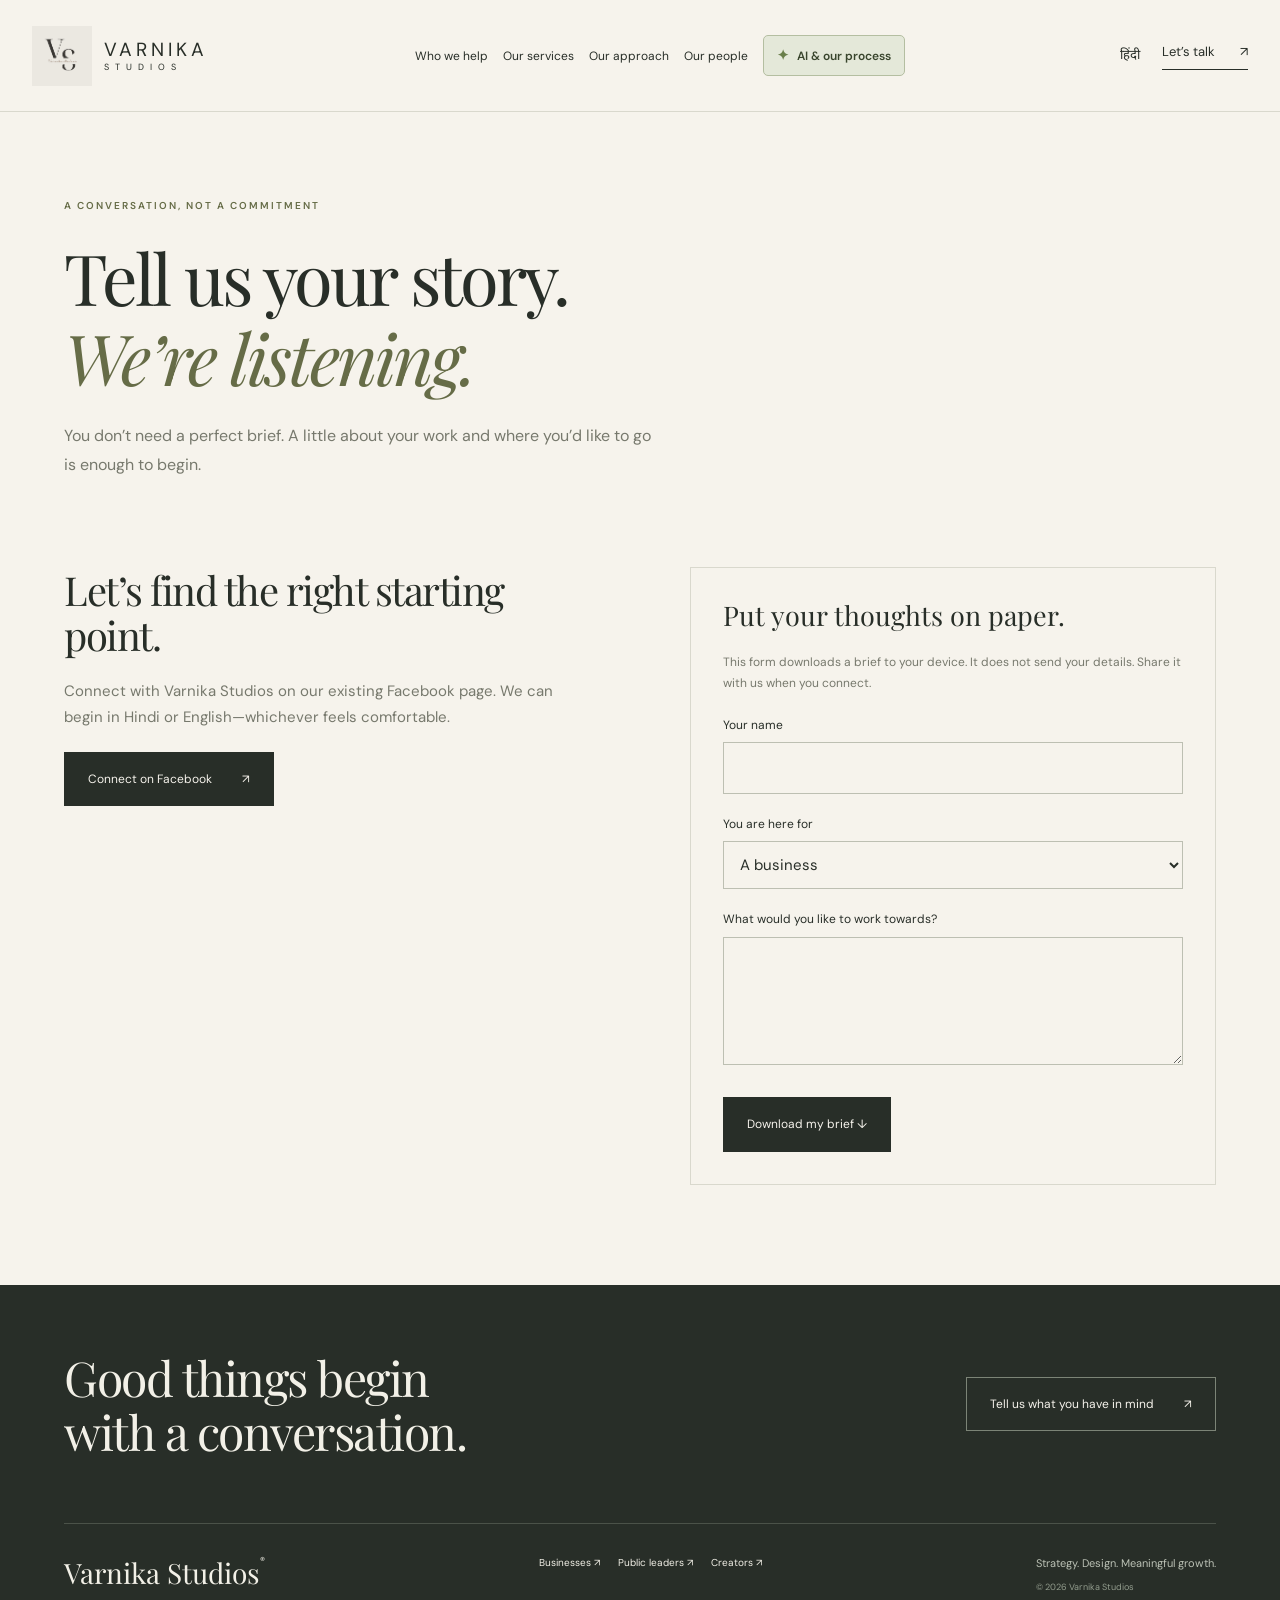
<file: contact.html>
<!doctype html><html lang="en"><head><meta charset="utf-8"><meta name="viewport" content="width=device-width,initial-scale=1"><meta name="description" content="Varnika Studios: thoughtful digital marketing, brand strategy, design and advertising for businesses, public leaders and creators. English and Hindi."><meta name="theme-color" content="#f6f3ec"><title>Let’s talk — Varnika Studios</title><link rel="icon" href="assets/images/varnika-logo.png"><link rel="stylesheet" href="assets/css/style.css?v=20261019-nav3"><script defer src="assets/js/main.js?v=20261019-nav3"></script></head><body><a class="skip" href="#main">Skip to content / मुख्य सामग्री</a><header><a class="brand" href="index.html"><img src="assets/images/varnika-logo.png" alt="Varnika Studios"><span>VARNIKA <small>STUDIOS</small></span></a><nav id="navigation" aria-label="Main navigation"><a class="" href="index.html#people"><span class="" data-en="Who we help" data-hi="हम किसके साथ हैं">Who we help</span> <span aria-hidden="true">↗</span></a><a class="" href="services.html"><span class="" data-en="Our services" data-hi="हमारी सेवाएँ">Our services</span> <span aria-hidden="true">↗</span></a><a class="" href="index.html#approach"><span class="" data-en="Our approach" data-hi="हमारा तरीका">Our approach</span> <span aria-hidden="true">↗</span></a><a href="people.html"><span class="" data-en="Our people" data-hi="हमारी टीम">Our people</span></a><a class="nav-ai" href="ai-workflow.html"><span class="" data-en="AI &amp; our process" data-hi="AI और हमारी प्रक्रिया">AI & our process</span></a></nav><div class="nav-actions"><button id="language" aria-label="Switch to Hindi">हिंदी</button><a class="nav-cta" href="contact.html"><span class="" data-en="Let’s talk" data-hi="बात करें">Let’s talk</span> <span aria-hidden="true">↗</span></a><button id="menu" aria-label="Open menu" aria-expanded="false">☰</button></div></header><a class="mobile-ai" href="ai-workflow.html"><span aria-hidden="true">✦</span> <span data-en="Our AI process" data-hi="हमारी AI प्रक्रिया">Our AI process</span> <span aria-hidden="true">↗</span></a><main id="main"><section class="page-intro wrap"><p class="eyebrow" data-en="A CONVERSATION, NOT A COMMITMENT" data-hi="बस एक बातचीत से शुरुआत">A CONVERSATION, NOT A COMMITMENT</p><h1 class="" data-en="Tell us your story.&lt;br&gt;&lt;em&gt;We’re listening.&lt;/em&gt;" data-hi="अपनी कहानी बताइए।&lt;br&gt;&lt;em&gt;हम सुन रहे हैं।&lt;/em&gt;">Tell us your story.<br><em>We’re listening.</em></h1><p class="lead" data-en="You don’t need a perfect brief. A little about your work and where you’d like to go is enough to begin." data-hi="एकदम तैयार ब्रीफ़ की ज़रूरत नहीं। अपने काम और आगे की सोच के बारे में थोड़ा बताना ही काफ़ी है।">You don’t need a perfect brief. A little about your work and where you’d like to go is enough to begin.</p></section><section class="wrap contact-grid"><div><h2 class="" data-en="Let’s find the right starting point." data-hi="आइए, सही शुरुआत ढूँढें।">Let’s find the right starting point.</h2><p class="" data-en="Connect with Varnika Studios on our existing Facebook page. We can begin in Hindi or English—whichever feels comfortable." data-hi="हमारे मौजूदा फ़ेसबुक पेज पर Varnika Studios से जुड़ें। हिंदी या अंग्रेज़ी—जिसमें आप सहज हों, उसी में बात करें।">Connect with Varnika Studios on our existing Facebook page. We can begin in Hindi or English—whichever feels comfortable.</p><a class="button" href="https://www.facebook.com/people/Varnika-Studio/61577332634042/"><span class="" data-en="Connect on Facebook" data-hi="फ़ेसबुक पर जुड़ें">Connect on Facebook</span> <span aria-hidden="true">↗</span></a></div><form id="brief-form"><h3 class="" data-en="Put your thoughts on paper." data-hi="अपने विचार लिखें।">Put your thoughts on paper.</h3><p class="" data-en="This form downloads a brief to your device. It does not send your details. Share it with us when you connect." data-hi="यह फ़ॉर्म आपके डिवाइस पर ब्रीफ़ डाउनलोड करता है। आपकी जानकारी भेजी नहीं जाती। जुड़ने पर इसे हमारे साथ साझा करें।">This form downloads a brief to your device. It does not send your details. Share it with us when you connect.</p><label for="name"><span class="" data-en="Your name" data-hi="आपका नाम">Your name</span></label><input id="name" name="name" autocomplete="name" required><label for="type"><span class="" data-en="You are here for" data-hi="आपकी ज़रूरत">You are here for</span></label><select id="type" name="type"><option value="A business" data-en="A business" data-hi="व्यवसाय">A business</option><option value="A public leader" data-en="A public leader" data-hi="जनप्रतिनिधि">A public leader</option><option value="A creator" data-en="A creator" data-hi="क्रिएटर">A creator</option><option value="Something else" data-en="Something else" data-hi="कुछ और">Something else</option></select><label for="message"><span class="" data-en="What would you like to work towards?" data-hi="आप किस लक्ष्य के लिए काम करना चाहते हैं?">What would you like to work towards?</span></label><textarea id="message" name="message" rows="4" required></textarea><button class="button" type="submit"><span class="" data-en="Download my brief ↓" data-hi="मेरा ब्रीफ़ डाउनलोड करें ↓">Download my brief ↓</span></button><p id="form-status" role="status"></p></form></section></main><footer><div class="footer-top"><div><h2 class="" data-en="Good things begin&lt;br&gt;with a conversation." data-hi="अच्छी शुरुआत होती है&lt;br&gt;एक बातचीत से।">Good things begin<br>with a conversation.</h2></div><a class="button light" href="contact.html"><span class="" data-en="Tell us what you have in mind" data-hi="बताइए, आपके मन में क्या है">Tell us what you have in mind</span> <span aria-hidden="true">↗</span></a></div><div class="footer-bottom"><a class="wordmark" href="index.html">Varnika Studios<span>®</span></a><div><a class="" href="small-business.html"><span class="" data-en="Businesses" data-hi="व्यवसाय">Businesses</span> <span aria-hidden="true">↗</span></a><a class="" href="politicians.html"><span class="" data-en="Public leaders" data-hi="जनप्रतिनिधि">Public leaders</span> <span aria-hidden="true">↗</span></a><a class="" href="influencers.html"><span class="" data-en="Creators" data-hi="क्रिएटर्स">Creators</span> <span aria-hidden="true">↗</span></a></div><div><p class="" data-en="Strategy. Design. Meaningful growth." data-hi="रणनीति। डिज़ाइन। सार्थक विकास।">Strategy. Design. Meaningful growth.</p><small>© 2026 Varnika Studios</small></div></div></footer></body></html>
</file>
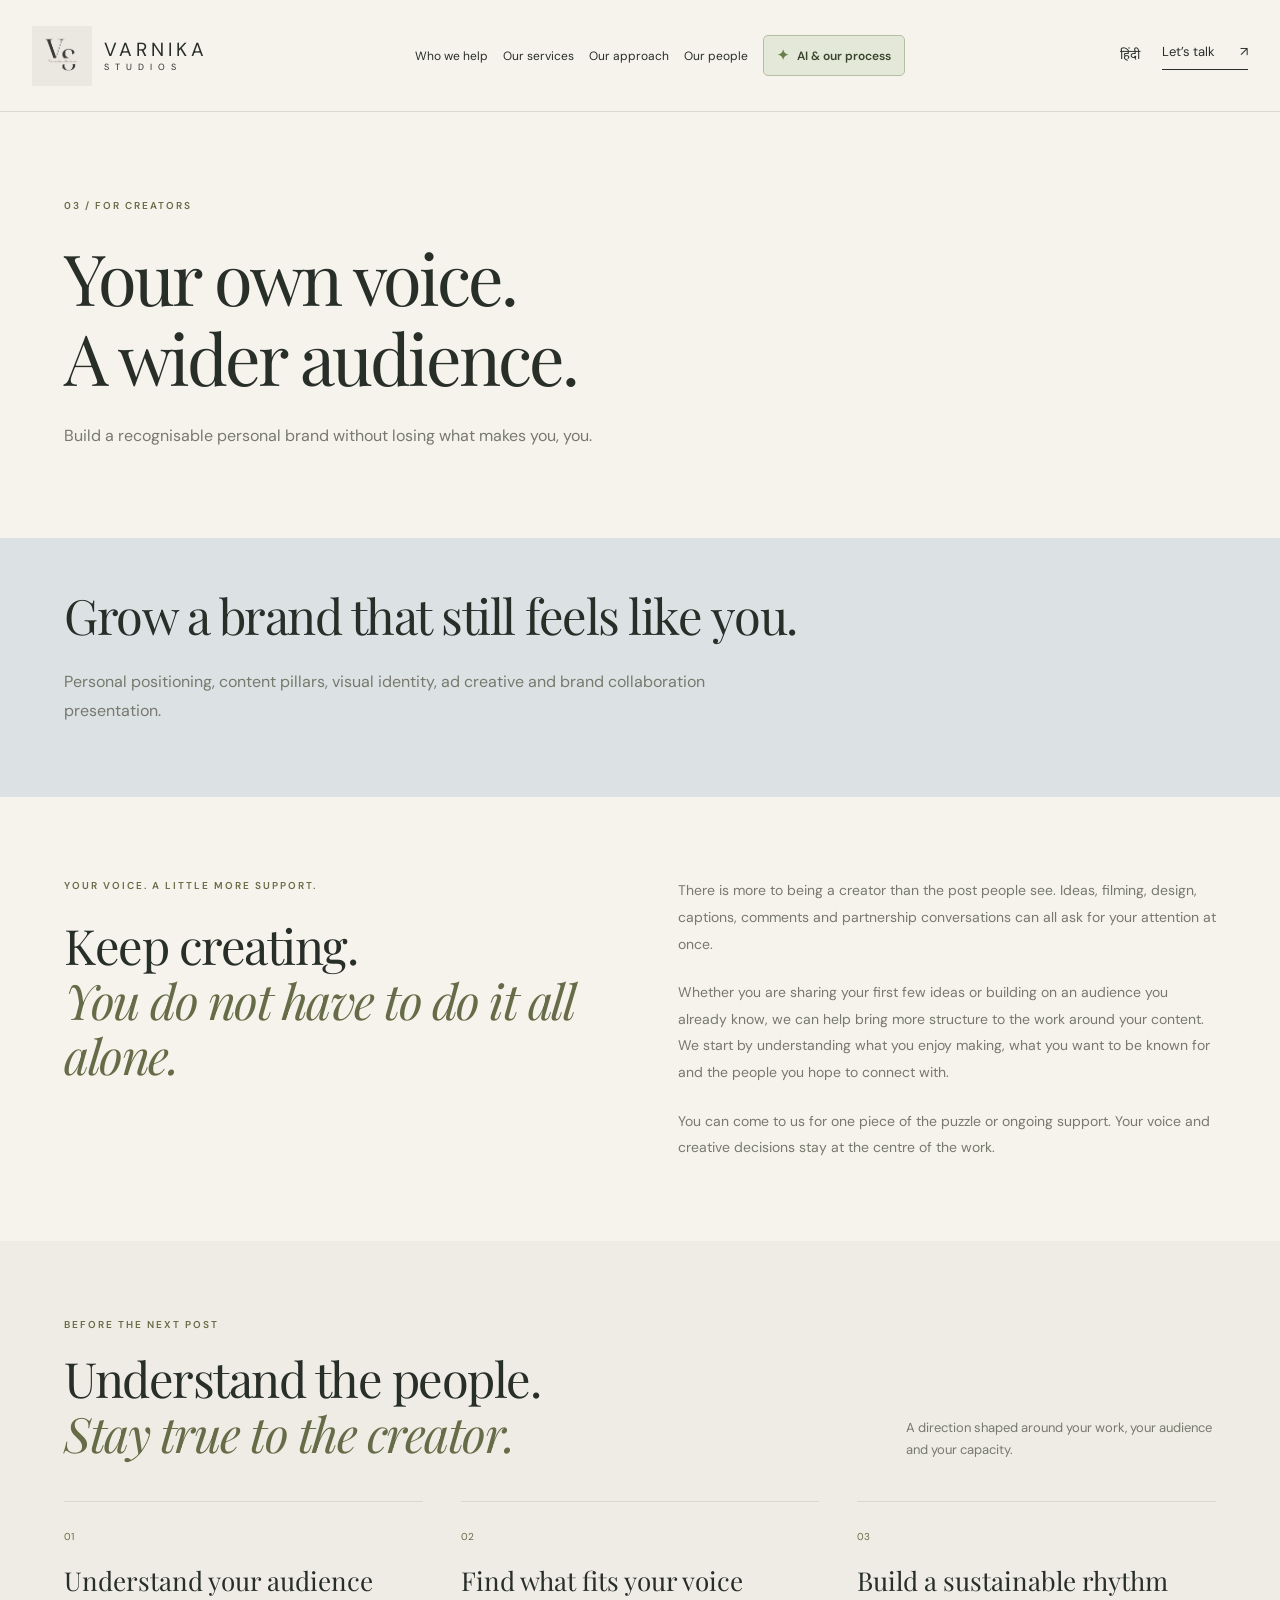
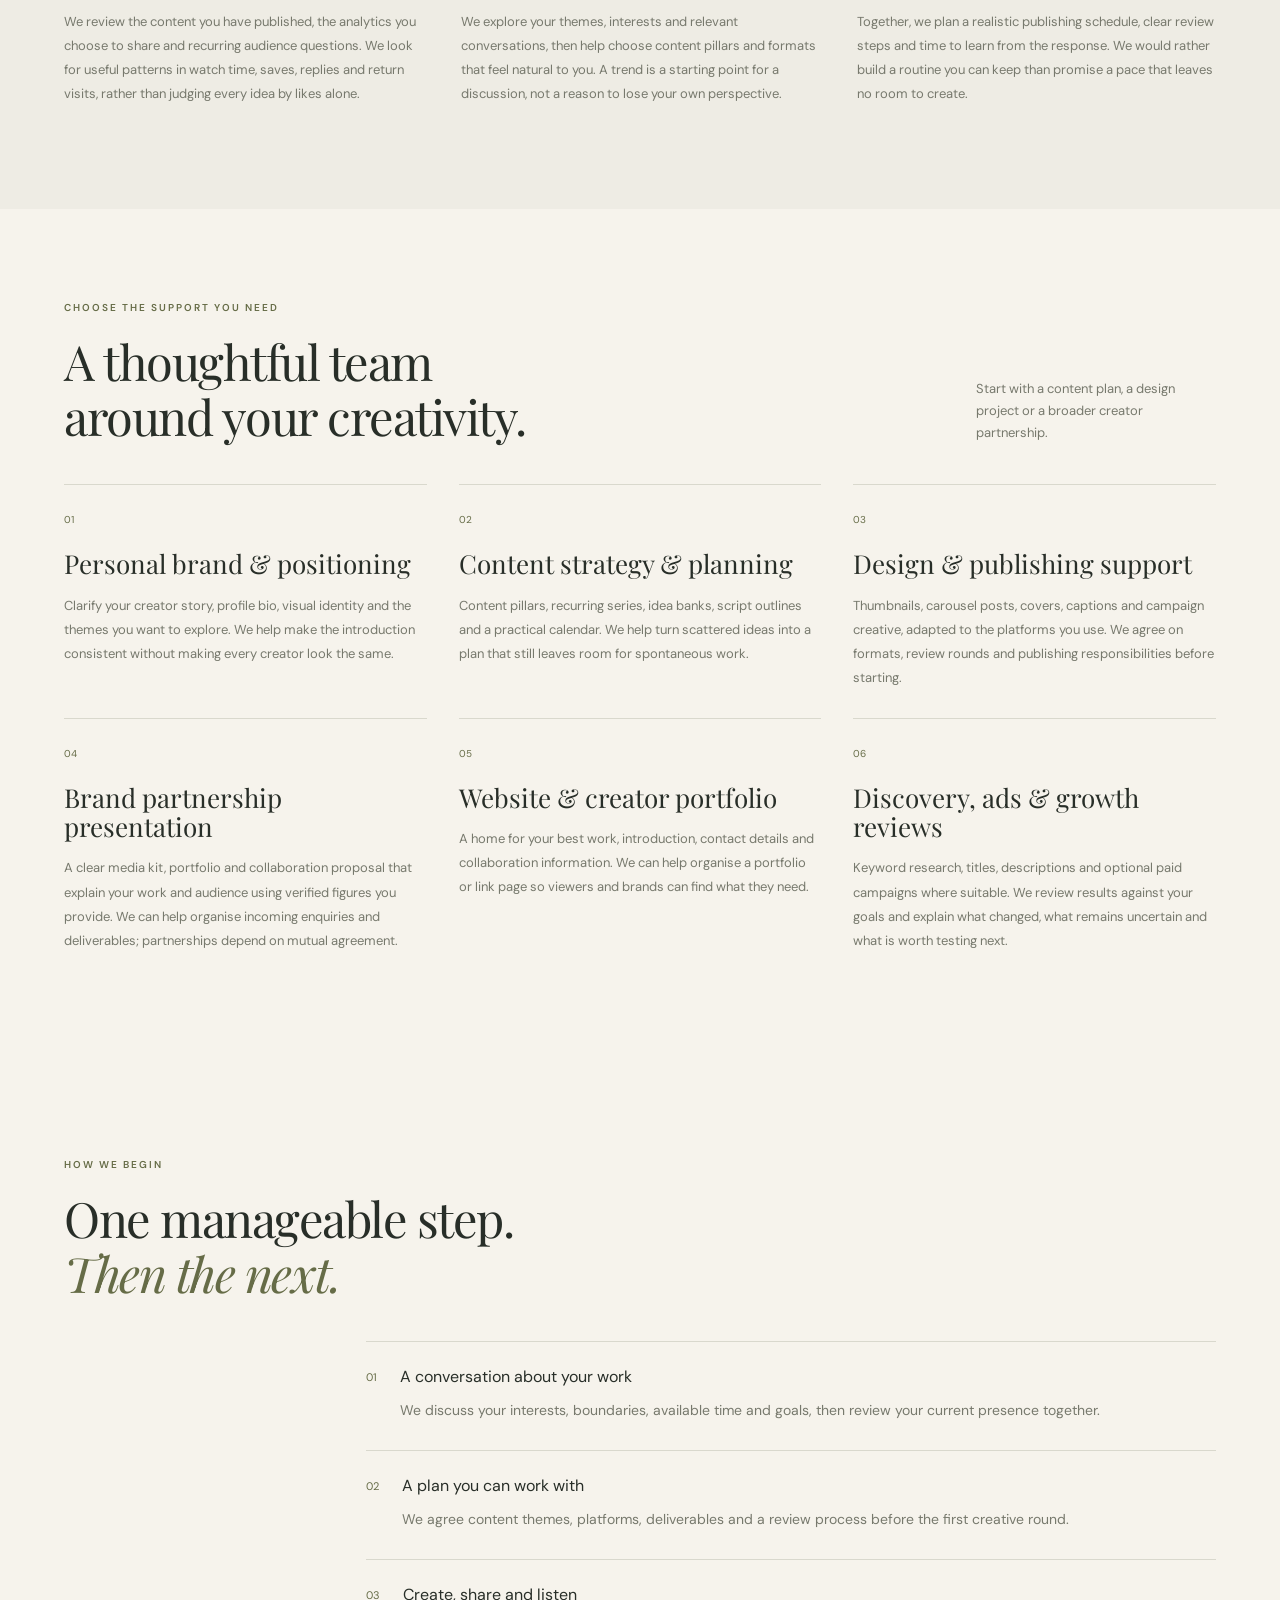
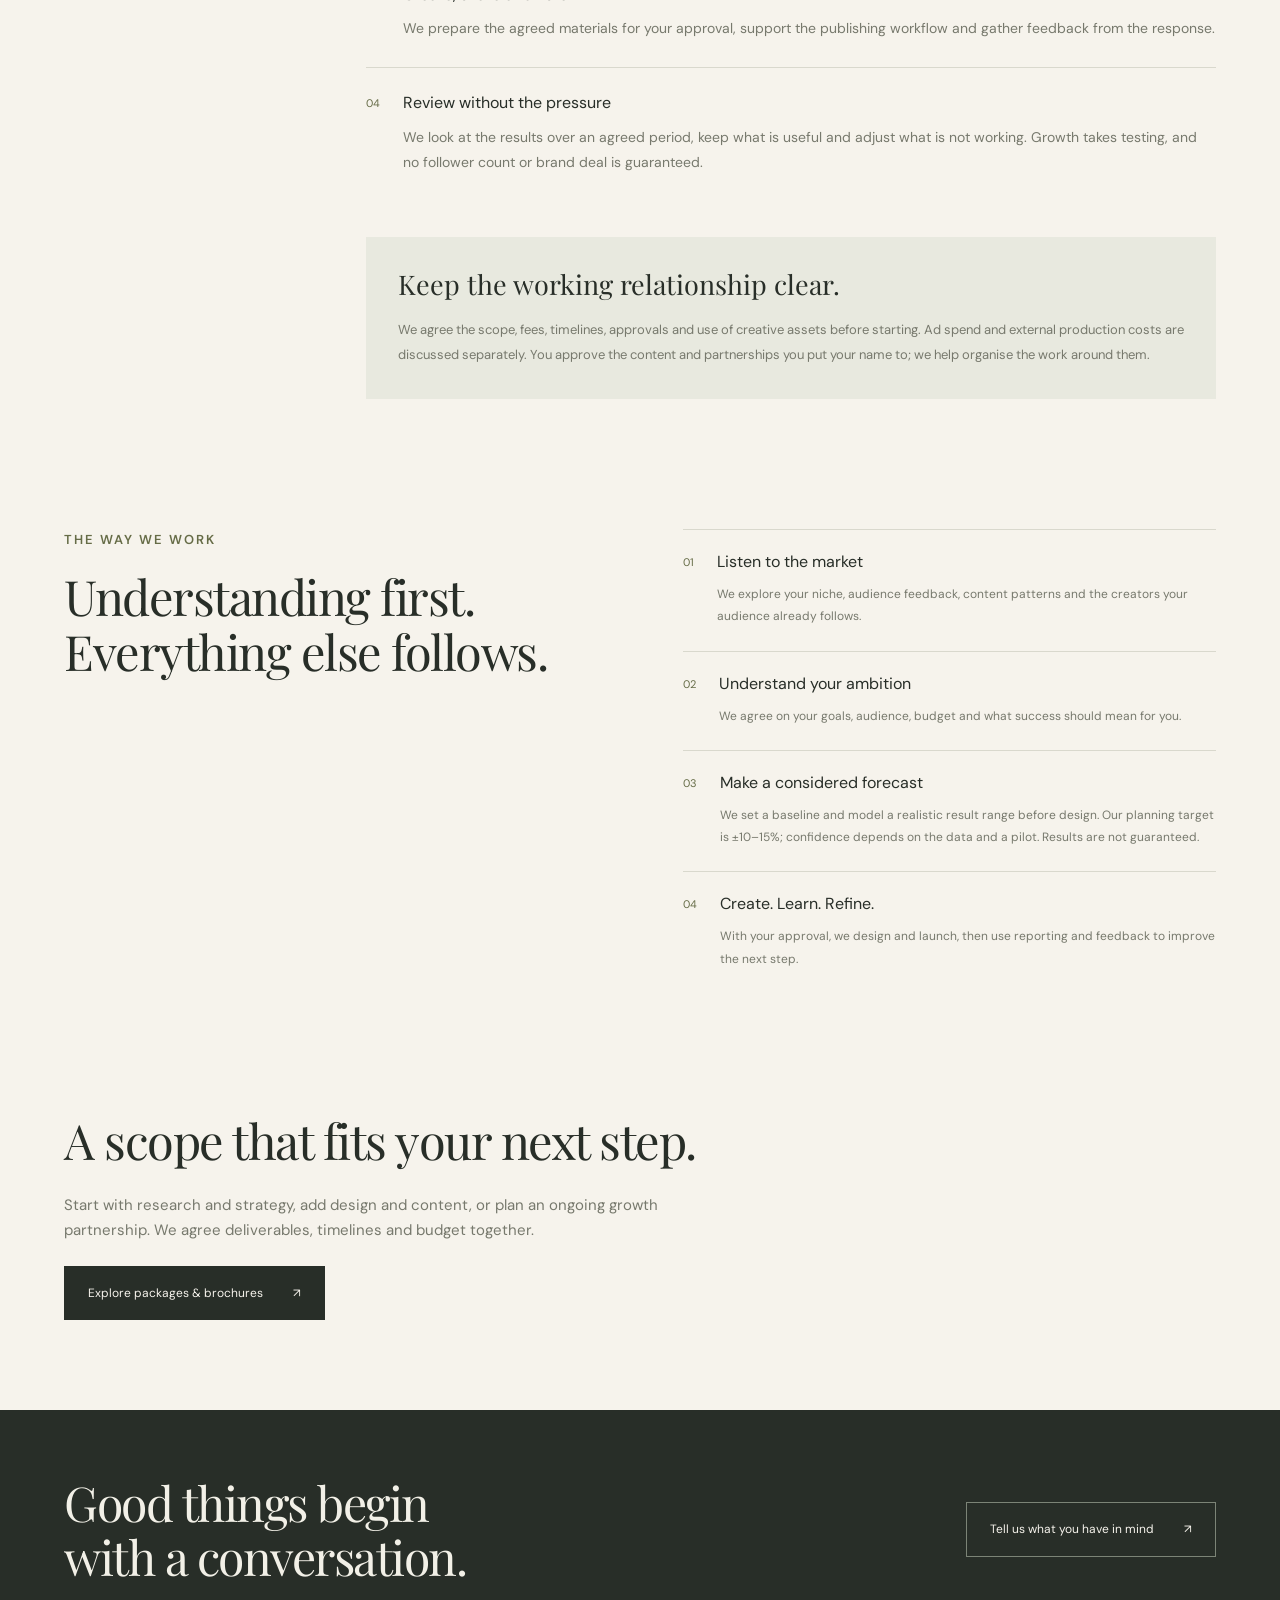
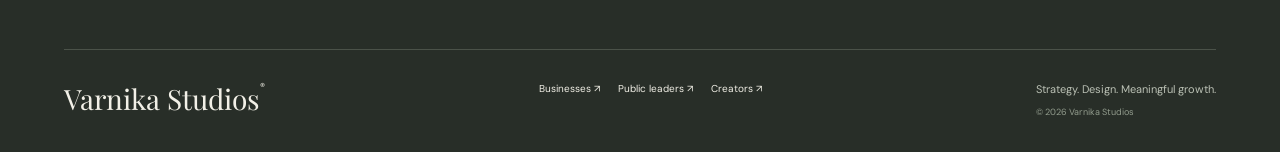
<file: influencers.html>
<!doctype html><html lang="en"><head><meta charset="utf-8"><meta name="viewport" content="width=device-width,initial-scale=1"><meta name="description" content="Varnika Studios: thoughtful digital marketing, brand strategy, design and advertising for businesses, public leaders and creators. English and Hindi."><meta name="theme-color" content="#f6f3ec"><title>For influencers & creators — Varnika Studios</title><link rel="icon" href="assets/images/varnika-logo.png"><link rel="stylesheet" href="assets/css/style.css?v=20261019-nav3"><script defer src="assets/js/main.js?v=20261019-nav3"></script></head><body><a class="skip" href="#main">Skip to content / मुख्य सामग्री</a><header><a class="brand" href="index.html"><img src="assets/images/varnika-logo.png" alt="Varnika Studios"><span>VARNIKA <small>STUDIOS</small></span></a><nav id="navigation" aria-label="Main navigation"><a class="" href="index.html#people"><span class="" data-en="Who we help" data-hi="हम किसके साथ हैं">Who we help</span> <span aria-hidden="true">↗</span></a><a class="" href="services.html"><span class="" data-en="Our services" data-hi="हमारी सेवाएँ">Our services</span> <span aria-hidden="true">↗</span></a><a class="" href="index.html#approach"><span class="" data-en="Our approach" data-hi="हमारा तरीका">Our approach</span> <span aria-hidden="true">↗</span></a><a href="people.html"><span class="" data-en="Our people" data-hi="हमारी टीम">Our people</span></a><a class="nav-ai" href="ai-workflow.html"><span class="" data-en="AI &amp; our process" data-hi="AI और हमारी प्रक्रिया">AI & our process</span></a></nav><div class="nav-actions"><button id="language" aria-label="Switch to Hindi">हिंदी</button><a class="nav-cta" href="contact.html"><span class="" data-en="Let’s talk" data-hi="बात करें">Let’s talk</span> <span aria-hidden="true">↗</span></a><button id="menu" aria-label="Open menu" aria-expanded="false">☰</button></div></header><a class="mobile-ai" href="ai-workflow.html"><span aria-hidden="true">✦</span> <span data-en="Our AI process" data-hi="हमारी AI प्रक्रिया">Our AI process</span> <span aria-hidden="true">↗</span></a><main id="main"><section class="page-intro wrap"><p class="eyebrow" data-en="03 / FOR CREATORS" data-hi="03 / क्रिएटर्स के लिए">03 / FOR CREATORS</p><h1 class="" data-en="Your own voice.&lt;br&gt;A wider audience." data-hi="आपकी अपनी आवाज़।&lt;br&gt;और बड़ा दायरा।">Your own voice.<br>A wider audience.</h1><p class="lead" data-en="Build a recognisable personal brand without losing what makes you, you." data-hi="अपनी असल पहचान के साथ एक यादगार पर्सनल ब्रांड बनाएँ।">Build a recognisable personal brand without losing what makes you, you.</p></section><section class="audience-banner creator wrap"><h2 class="" data-en="Grow a brand that still feels like you." data-hi="ऐसा ब्रांड बढ़ाएँ जिसमें आप नज़र आएँ।">Grow a brand that still feels like you.</h2><p class="lead" data-en="Personal positioning, content pillars, visual identity, ad creative and brand collaboration presentation." data-hi="पर्सनल पोज़िशनिंग, कंटेंट के विषय, दृश्य पहचान, विज्ञापन क्रिएटिव और ब्रांड सहयोग की प्रस्तुति।">Personal positioning, content pillars, visual identity, ad creative and brand collaboration presentation.</p></section><section class="business-story wrap"><div><p class="eyebrow" data-en="YOUR VOICE. A LITTLE MORE SUPPORT." data-hi="आवाज़ आपकी। थोड़ा साथ हमारा।">YOUR VOICE. A LITTLE MORE SUPPORT.</p><h2 class="" data-en="Keep creating.&lt;br&gt;&lt;em&gt;You do not have to do it all alone.&lt;/em&gt;" data-hi="बनाते रहिए।&lt;br&gt;&lt;em&gt;सब कुछ अकेले सँभालना ज़रूरी नहीं।&lt;/em&gt;">Keep creating.<br><em>You do not have to do it all alone.</em></h2></div><div><p class="" data-en="There is more to being a creator than the post people see. Ideas, filming, design, captions, comments and partnership conversations can all ask for your attention at once." data-hi="क्रिएटर का काम केवल वह पोस्ट नहीं है जो लोगों को दिखाई देती है। विचार, शूटिंग, डिज़ाइन, कैप्शन, कमेंट और ब्रांड सहयोग की बातचीत—सब एक साथ आपका समय माँग सकते हैं।">There is more to being a creator than the post people see. Ideas, filming, design, captions, comments and partnership conversations can all ask for your attention at once.</p><p class="" data-en="Whether you are sharing your first few ideas or building on an audience you already know, we can help bring more structure to the work around your content. We start by understanding what you enjoy making, what you want to be known for and the people you hope to connect with." data-hi="चाहे आप अपने शुरुआती विचार साझा कर रहे हों या पहले से जुड़े दर्शकों के साथ आगे बढ़ रहे हों, आपके कंटेंट के आसपास के काम को व्यवस्थित करने में हम मदद कर सकते हैं। शुरुआत इस बात से करते हैं कि आपको क्या बनाना पसंद है, आप किस पहचान के लिए जाने जाना चाहते हैं और किन लोगों से जुड़ना चाहते हैं।">Whether you are sharing your first few ideas or building on an audience you already know, we can help bring more structure to the work around your content. We start by understanding what you enjoy making, what you want to be known for and the people you hope to connect with.</p><p class="" data-en="You can come to us for one piece of the puzzle or ongoing support. Your voice and creative decisions stay at the centre of the work." data-hi="आप किसी एक काम या नियमित सहयोग के लिए हमारे साथ जुड़ सकते हैं। आपकी आवाज़ और रचनात्मक फ़ैसले काम के केंद्र में रहते हैं।">You can come to us for one piece of the puzzle or ongoing support. Your voice and creative decisions stay at the centre of the work.</p></div></section><section class="business-services"><div class="wrap"><div class="section-heading"><div><p class="eyebrow" data-en="BEFORE THE NEXT POST" data-hi="अगली पोस्ट से पहले">BEFORE THE NEXT POST</p><h2 class="" data-en="Understand the people.&lt;br&gt;&lt;em&gt;Stay true to the creator.&lt;/em&gt;" data-hi="लोगों को समझें।&lt;br&gt;&lt;em&gt;अपनी पहचान से जुड़े रहें।&lt;/em&gt;">Understand the people.<br><em>Stay true to the creator.</em></h2></div><p class="" data-en="A direction shaped around your work, your audience and your capacity." data-hi="आपके काम, दर्शकों और उपलब्ध समय के अनुसार दिशा।">A direction shaped around your work, your audience and your capacity.</p></div><div class="consulting-grid"><article><span class="consulting-number">01</span><h3 class="" data-en="Understand your audience" data-hi="अपने दर्शकों को समझें">Understand your audience</h3><p class="" data-en="We review the content you have published, the analytics you choose to share and recurring audience questions. We look for useful patterns in watch time, saves, replies and return visits, rather than judging every idea by likes alone." data-hi="आपके प्रकाशित कंटेंट, आपके द्वारा साझा किए गए एनालिटिक्स और दर्शकों के बार-बार पूछे जाने वाले सवालों की समीक्षा करते हैं। केवल लाइक से हर विचार को आँकने के बजाय देखने के समय, सेव, जवाब और वापस आने वाले दर्शकों में उपयोगी संकेत खोजते हैं।">We review the content you have published, the analytics you choose to share and recurring audience questions. We look for useful patterns in watch time, saves, replies and return visits, rather than judging every idea by likes alone.</p></article><article><span class="consulting-number">02</span><h3 class="" data-en="Find what fits your voice" data-hi="अपनी आवाज़ के अनुसार दिशा चुनें">Find what fits your voice</h3><p class="" data-en="We explore your themes, interests and relevant conversations, then help choose content pillars and formats that feel natural to you. A trend is a starting point for a discussion, not a reason to lose your own perspective." data-hi="आपके विषय, रुचियों और संबंधित चर्चाओं को समझकर ऐसे कंटेंट विषय और प्रारूप चुनने में मदद करते हैं जो आपके स्वभाव के अनुरूप हों। कोई ट्रेंड चर्चा की शुरुआत हो सकता है, अपनी सोच छोड़ने की वजह नहीं।">We explore your themes, interests and relevant conversations, then help choose content pillars and formats that feel natural to you. A trend is a starting point for a discussion, not a reason to lose your own perspective.</p></article><article><span class="consulting-number">03</span><h3 class="" data-en="Build a sustainable rhythm" data-hi="काम की सहज लय बनाएँ">Build a sustainable rhythm</h3><p class="" data-en="Together, we plan a realistic publishing schedule, clear review steps and time to learn from the response. We would rather build a routine you can keep than promise a pace that leaves no room to create." data-hi="मिलकर व्यावहारिक प्रकाशन कैलेंडर, समीक्षा के स्पष्ट कदम और प्रतिक्रिया से सीखने का समय तय करते हैं। ऐसी गति का वादा करने से बेहतर है एक ऐसा क्रम बने जिसे आप सहजता से निभा सकें और जिसमें रचनात्मकता के लिए जगह हो।">Together, we plan a realistic publishing schedule, clear review steps and time to learn from the response. We would rather build a routine you can keep than promise a pace that leaves no room to create.</p></article></div></div></section><section class="consulting wrap"><div class="section-heading"><div><p class="eyebrow" data-en="CHOOSE THE SUPPORT YOU NEED" data-hi="अपनी ज़रूरत का सहयोग चुनें">CHOOSE THE SUPPORT YOU NEED</p><h2 class="" data-en="A thoughtful team&lt;br&gt;around your creativity." data-hi="आपकी रचनात्मकता के साथ&lt;br&gt;एक सोच-समझकर काम करने वाली टीम।">A thoughtful team<br>around your creativity.</h2></div><p class="" data-en="Start with a content plan, a design project or a broader creator partnership." data-hi="कंटेंट योजना, किसी डिज़ाइन कार्य या व्यापक सहयोग से शुरुआत करें।">Start with a content plan, a design project or a broader creator partnership.</p></div><div class="consulting-grid"><article><span class="consulting-number">01</span><h3 class="" data-en="Personal brand &amp; positioning" data-hi="पर्सनल ब्रांड और पोज़िशनिंग">Personal brand & positioning</h3><p class="" data-en="Clarify your creator story, profile bio, visual identity and the themes you want to explore. We help make the introduction consistent without making every creator look the same." data-hi="अपनी कहानी, प्रोफ़ाइल परिचय, दृश्य पहचान और जिन विषयों पर काम करना चाहते हैं उन्हें स्पष्ट करें। हम पहचान में निरंतरता लाने में मदद करते हैं, हर क्रिएटर को एक जैसा बनाने में नहीं।">Clarify your creator story, profile bio, visual identity and the themes you want to explore. We help make the introduction consistent without making every creator look the same.</p></article><article><span class="consulting-number">02</span><h3 class="" data-en="Content strategy &amp; planning" data-hi="कंटेंट रणनीति और योजना">Content strategy & planning</h3><p class="" data-en="Content pillars, recurring series, idea banks, script outlines and a practical calendar. We help turn scattered ideas into a plan that still leaves room for spontaneous work." data-hi="कंटेंट के मुख्य विषय, नियमित सीरीज़, विचारों का संग्रह, स्क्रिप्ट की रूपरेखा और व्यावहारिक कैलेंडर। बिखरे विचारों को ऐसी योजना में बदलने में मदद करते हैं जिसमें सहज रचनात्मक काम की जगह भी हो।">Content pillars, recurring series, idea banks, script outlines and a practical calendar. We help turn scattered ideas into a plan that still leaves room for spontaneous work.</p></article><article><span class="consulting-number">03</span><h3 class="" data-en="Design &amp; publishing support" data-hi="डिज़ाइन और प्रकाशन में सहयोग">Design & publishing support</h3><p class="" data-en="Thumbnails, carousel posts, covers, captions and campaign creative, adapted to the platforms you use. We agree on formats, review rounds and publishing responsibilities before starting." data-hi="आपके प्लेटफ़ॉर्म के अनुसार थंबनेल, कैरोसेल पोस्ट, कवर, कैप्शन और कैंपेन क्रिएटिव। शुरुआत से पहले प्रारूप, समीक्षा के दौर और प्रकाशन की ज़िम्मेदारियाँ तय करते हैं।">Thumbnails, carousel posts, covers, captions and campaign creative, adapted to the platforms you use. We agree on formats, review rounds and publishing responsibilities before starting.</p></article><article><span class="consulting-number">04</span><h3 class="" data-en="Brand partnership presentation" data-hi="ब्रांड सहयोग की प्रस्तुति">Brand partnership presentation</h3><p class="" data-en="A clear media kit, portfolio and collaboration proposal that explain your work and audience using verified figures you provide. We can help organise incoming enquiries and deliverables; partnerships depend on mutual agreement." data-hi="आपके दिए सत्यापित आँकड़ों के आधार पर आपके काम और दर्शकों को समझाने वाला मीडिया किट, पोर्टफ़ोलियो और सहयोग प्रस्ताव। आने वाली पूछताछ और काम की सूची व्यवस्थित करने में मदद कर सकते हैं; सहयोग दोनों पक्षों की सहमति पर निर्भर है।">A clear media kit, portfolio and collaboration proposal that explain your work and audience using verified figures you provide. We can help organise incoming enquiries and deliverables; partnerships depend on mutual agreement.</p></article><article><span class="consulting-number">05</span><h3 class="" data-en="Website &amp; creator portfolio" data-hi="वेबसाइट और क्रिएटर पोर्टफ़ोलियो">Website & creator portfolio</h3><p class="" data-en="A home for your best work, introduction, contact details and collaboration information. We can help organise a portfolio or link page so viewers and brands can find what they need." data-hi="आपके चुने हुए काम, परिचय, संपर्क और सहयोग की जानकारी के लिए अपनी जगह। पोर्टफ़ोलियो या लिंक पेज व्यवस्थित करने में मदद करते हैं, ताकि दर्शक और ब्रांड ज़रूरी जानकारी आसानी से पा सकें।">A home for your best work, introduction, contact details and collaboration information. We can help organise a portfolio or link page so viewers and brands can find what they need.</p></article><article><span class="consulting-number">06</span><h3 class="" data-en="Discovery, ads &amp; growth reviews" data-hi="खोज, विज्ञापन और विकास समीक्षा">Discovery, ads & growth reviews</h3><p class="" data-en="Keyword research, titles, descriptions and optional paid campaigns where suitable. We review results against your goals and explain what changed, what remains uncertain and what is worth testing next." data-hi="कीवर्ड रिसर्च, शीर्षक, विवरण और जहाँ उपयुक्त हो वहाँ वैकल्पिक पेड कैंपेन। आपके लक्ष्यों के अनुसार परिणाम देखते हैं और बताते हैं कि क्या बदला, क्या अभी स्पष्ट नहीं है और आगे क्या परीक्षण उपयोगी हो सकता है।">Keyword research, titles, descriptions and optional paid campaigns where suitable. We review results against your goals and explain what changed, what remains uncertain and what is worth testing next.</p></article></div></section><section class="business-journey wrap"><div class="section-heading"><div><p class="eyebrow" data-en="HOW WE BEGIN" data-hi="शुरुआत कैसे करें">HOW WE BEGIN</p><h2 class="" data-en="One manageable step.&lt;br&gt;&lt;em&gt;Then the next.&lt;/em&gt;" data-hi="एक सहज कदम।&lt;br&gt;&lt;em&gt;फिर अगला।&lt;/em&gt;">One manageable step.<br><em>Then the next.</em></h2></div></div><div class="steps"><article><span class="number">01</span><div><h3 class="" data-en="A conversation about your work" data-hi="आपके काम पर बातचीत">A conversation about your work</h3><p class="" data-en="We discuss your interests, boundaries, available time and goals, then review your current presence together." data-hi="आपकी रुचियों, सीमाओं, उपलब्ध समय और लक्ष्यों पर बात करके मौजूदा उपस्थिति की मिलकर समीक्षा करते हैं।">We discuss your interests, boundaries, available time and goals, then review your current presence together.</p></div></article><article><span class="number">02</span><div><h3 class="" data-en="A plan you can work with" data-hi="आपके अनुकूल योजना">A plan you can work with</h3><p class="" data-en="We agree content themes, platforms, deliverables and a review process before the first creative round." data-hi="पहले रचनात्मक दौर से पहले कंटेंट के विषय, प्लेटफ़ॉर्म, काम का दायरा और समीक्षा की प्रक्रिया तय करते हैं।">We agree content themes, platforms, deliverables and a review process before the first creative round.</p></div></article><article><span class="number">03</span><div><h3 class="" data-en="Create, share and listen" data-hi="बनाएँ, साझा करें और सुनें">Create, share and listen</h3><p class="" data-en="We prepare the agreed materials for your approval, support the publishing workflow and gather feedback from the response." data-hi="आपकी स्वीकृति के लिए तय सामग्री तैयार करते हैं, प्रकाशन प्रक्रिया में सहयोग देते हैं और लोगों की प्रतिक्रिया से सीखते हैं।">We prepare the agreed materials for your approval, support the publishing workflow and gather feedback from the response.</p></div></article><article><span class="number">04</span><div><h3 class="" data-en="Review without the pressure" data-hi="दबाव के बिना समीक्षा">Review without the pressure</h3><p class="" data-en="We look at the results over an agreed period, keep what is useful and adjust what is not working. Growth takes testing, and no follower count or brand deal is guaranteed." data-hi="तय अवधि के परिणाम देखते हैं, उपयोगी काम जारी रखते हैं और जो काम नहीं कर रहा उसे बदलते हैं। विकास में परीक्षण लगता है; फ़ॉलोअर की संख्या या ब्रांड डील की गारंटी नहीं होती।">We look at the results over an agreed period, keep what is useful and adjust what is not working. Growth takes testing, and no follower count or brand deal is guaranteed.</p></div></article></div><div class="business-scope"><h3 class="" data-en="Keep the working relationship clear." data-hi="काम का रिश्ता स्पष्ट रखें।">Keep the working relationship clear.</h3><p class="" data-en="We agree the scope, fees, timelines, approvals and use of creative assets before starting. Ad spend and external production costs are discussed separately. You approve the content and partnerships you put your name to; we help organise the work around them." data-hi="शुरू करने से पहले काम का दायरा, फ़ीस, समय, स्वीकृति और रचनात्मक सामग्री का इस्तेमाल तय करते हैं। विज्ञापन बजट और बाहरी प्रोडक्शन खर्च पर अलग से बात होती है। आपके नाम से जाने वाले कंटेंट और सहयोग की स्वीकृति आप देते हैं; उनके आसपास का काम व्यवस्थित करने में हम मदद करते हैं।">We agree the scope, fees, timelines, approvals and use of creative assets before starting. Ad spend and external production costs are discussed separately. You approve the content and partnerships you put your name to; we help organise the work around them.</p></div></section><section class="process wrap" id="approach"><div class="section-heading"><p class="eyebrow" data-en="THE WAY WE WORK" data-hi="हमारा काम करने का तरीका">THE WAY WE WORK</p><h2 class="" data-en="Understanding first.&lt;br&gt;Everything else follows." data-hi="पहले समझना।&lt;br&gt;फिर आगे बढ़ना।">Understanding first.<br>Everything else follows.</h2></div><div class="steps"><article><span class="number">01</span><div><h3 class="" data-en="Listen to the market" data-hi="बाज़ार को समझें">Listen to the market</h3><p class="" data-en="We explore your niche, audience feedback, content patterns and the creators your audience already follows." data-hi="हम आपके विषय, दर्शकों की प्रतिक्रिया, कंटेंट के रुझान और आपके दर्शकों के पसंदीदा क्रिएटर्स को समझते हैं।">We explore your niche, audience feedback, content patterns and the creators your audience already follows.</p></div></article><article><span class="number">02</span><div><h3 class="" data-en="Understand your ambition" data-hi="आपका लक्ष्य जानें">Understand your ambition</h3><p class="" data-en="We agree on your goals, audience, budget and what success should mean for you." data-hi="आपके लक्ष्य, दर्शक, बजट और सफलता का अर्थ मिलकर तय करते हैं।">We agree on your goals, audience, budget and what success should mean for you.</p></div></article><article><span class="number">03</span><div><h3 class="" data-en="Make a considered forecast" data-hi="सोच-समझकर अनुमान लगाएँ">Make a considered forecast</h3><p class="" data-en="We set a baseline and model a realistic result range before design. Our planning target is ±10–15%; confidence depends on the data and a pilot. Results are not guaranteed." data-hi="डिज़ाइन से पहले शुरुआती स्थिति और संभावित परिणामों की सीमा तय करते हैं। योजना में ±10–15% का लक्ष्य रखते हैं; भरोसा डेटा और शुरुआती परीक्षण पर निर्भर है। परिणाम की गारंटी नहीं है।">We set a baseline and model a realistic result range before design. Our planning target is ±10–15%; confidence depends on the data and a pilot. Results are not guaranteed.</p></div></article><article><span class="number">04</span><div><h3 class="" data-en="Create. Learn. Refine." data-hi="बनाएँ। सीखें। बेहतर करें।">Create. Learn. Refine.</h3><p class="" data-en="With your approval, we design and launch, then use reporting and feedback to improve the next step." data-hi="आपकी सहमति से डिज़ाइन और लॉन्च करते हैं। रिपोर्ट और प्रतिक्रिया से अगले कदम को बेहतर बनाते हैं।">With your approval, we design and launch, then use reporting and feedback to improve the next step.</p></div></article></div></section><section class="wrap next-step"><h2 class="" data-en="A scope that fits your next step." data-hi="आपके अगले कदम के अनुसार सेवाएँ।">A scope that fits your next step.</h2><p class="" data-en="Start with research and strategy, add design and content, or plan an ongoing growth partnership. We agree deliverables, timelines and budget together." data-hi="रिसर्च और रणनीति से शुरू करें, डिज़ाइन और कंटेंट जोड़ें, या नियमित विकास के लिए साथ काम करें। काम, समय और बजट मिलकर तय करेंगे।">Start with research and strategy, add design and content, or plan an ongoing growth partnership. We agree deliverables, timelines and budget together.</p><a class="button" href="services.html#packages"><span class="" data-en="Explore packages &amp; brochures" data-hi="पैकेज और ब्रोशर देखें">Explore packages & brochures</span> <span aria-hidden="true">↗</span></a></section></main><footer><div class="footer-top"><div><h2 class="" data-en="Good things begin&lt;br&gt;with a conversation." data-hi="अच्छी शुरुआत होती है&lt;br&gt;एक बातचीत से।">Good things begin<br>with a conversation.</h2></div><a class="button light" href="contact.html"><span class="" data-en="Tell us what you have in mind" data-hi="बताइए, आपके मन में क्या है">Tell us what you have in mind</span> <span aria-hidden="true">↗</span></a></div><div class="footer-bottom"><a class="wordmark" href="index.html">Varnika Studios<span>®</span></a><div><a class="" href="small-business.html"><span class="" data-en="Businesses" data-hi="व्यवसाय">Businesses</span> <span aria-hidden="true">↗</span></a><a class="" href="politicians.html"><span class="" data-en="Public leaders" data-hi="जनप्रतिनिधि">Public leaders</span> <span aria-hidden="true">↗</span></a><a class="" href="influencers.html"><span class="" data-en="Creators" data-hi="क्रिएटर्स">Creators</span> <span aria-hidden="true">↗</span></a></div><div><p class="" data-en="Strategy. Design. Meaningful growth." data-hi="रणनीति। डिज़ाइन। सार्थक विकास।">Strategy. Design. Meaningful growth.</p><small>© 2026 Varnika Studios</small></div></div></footer></body></html>
</file>
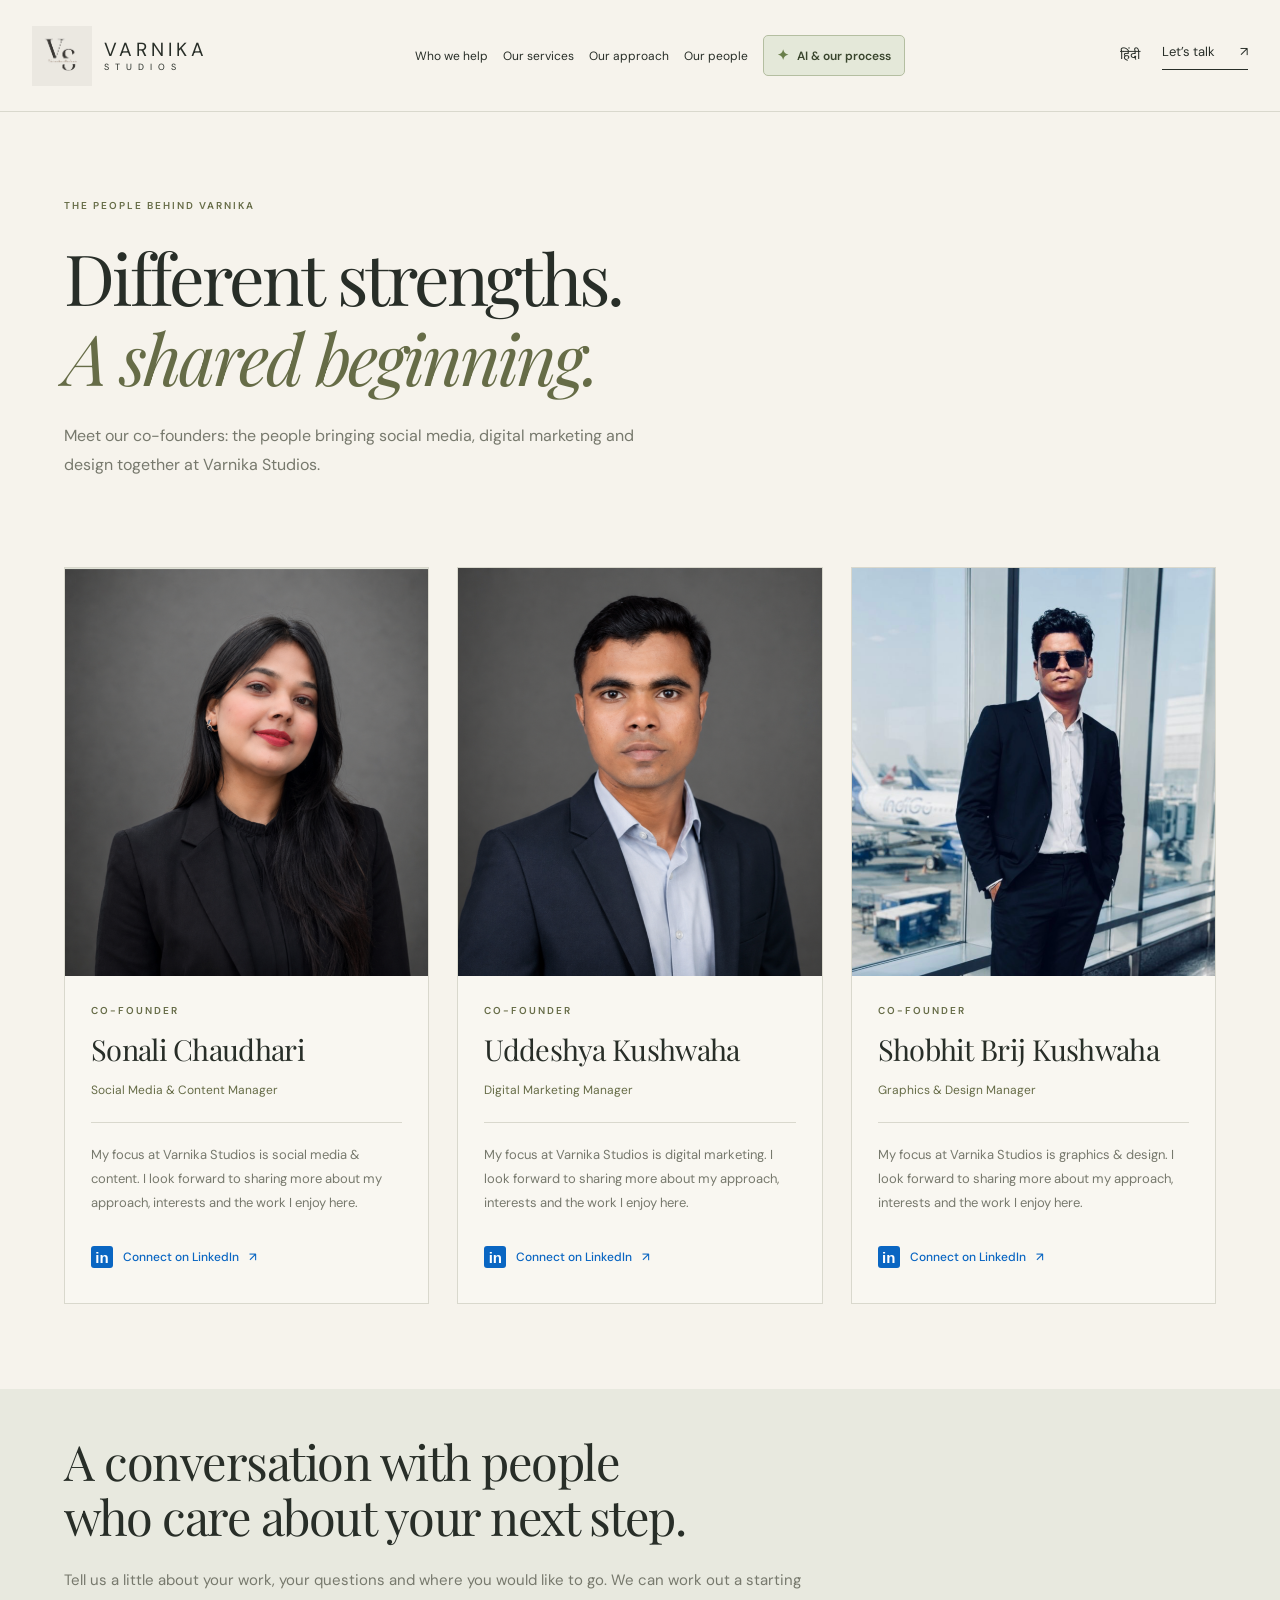
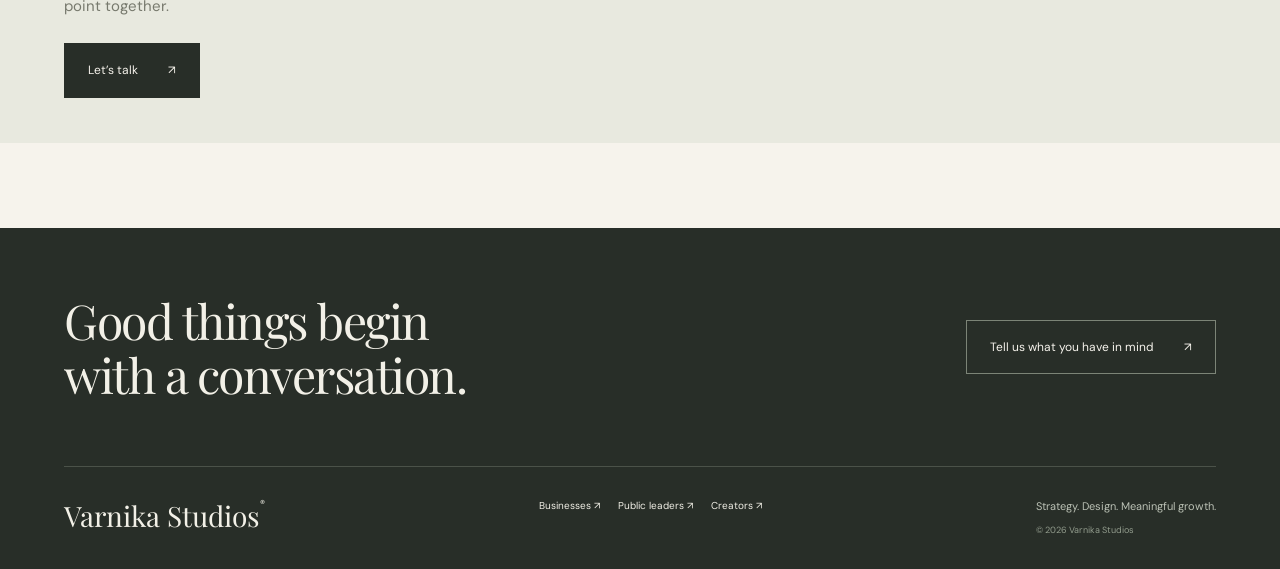
<file: people.html>
<!doctype html><html lang="en"><head><meta charset="utf-8"><meta name="viewport" content="width=device-width,initial-scale=1"><meta name="description" content="Meet the co-founders of Varnika Studios: Sonali Chaudhari, Uddeshya Kushwaha and Shobhit Brij Kushwaha."><meta name="theme-color" content="#f6f3ec"><title>Our people — Varnika Studios</title><link rel="icon" href="assets/images/varnika-logo.png"><link rel="stylesheet" href="assets/css/style.css?v=20261101-team-photos"><script defer src="assets/js/main.js?v=20261101-team-photos"></script></head><body><a class="skip" href="#main">Skip to content / मुख्य सामग्री</a><header><a class="brand" href="index.html"><img src="assets/images/varnika-logo.png" alt="Varnika Studios"><span>VARNIKA <small>STUDIOS</small></span></a><nav id="navigation" aria-label="Main navigation"><a class="" href="index.html#people"><span class="" data-en="Who we help" data-hi="हम किसके साथ हैं">Who we help</span> <span aria-hidden="true">↗</span></a><a class="" href="services.html"><span class="" data-en="Our services" data-hi="हमारी सेवाएँ">Our services</span> <span aria-hidden="true">↗</span></a><a class="" href="index.html#approach"><span class="" data-en="Our approach" data-hi="हमारा तरीका">Our approach</span> <span aria-hidden="true">↗</span></a><a href="people.html"><span class="" data-en="Our people" data-hi="हमारी टीम">Our people</span></a><a class="nav-ai" href="ai-workflow.html"><span class="" data-en="AI &amp; our process" data-hi="AI और हमारी प्रक्रिया">AI & our process</span></a></nav><div class="nav-actions"><button id="language" aria-label="Switch to Hindi">हिंदी</button><a class="nav-cta" href="contact.html"><span class="" data-en="Let’s talk" data-hi="बात करें">Let’s talk</span> <span aria-hidden="true">↗</span></a><button id="menu" aria-label="Open menu" aria-expanded="false">☰</button></div></header><a class="mobile-ai" href="ai-workflow.html"><span aria-hidden="true">✦</span> <span data-en="Our AI process" data-hi="हमारी AI प्रक्रिया">Our AI process</span> <span aria-hidden="true">↗</span></a><main id="main"><section class="page-intro wrap"><p class="eyebrow" data-en="THE PEOPLE BEHIND VARNIKA" data-hi="वर्णिका के पीछे हमारी टीम">THE PEOPLE BEHIND VARNIKA</p><h1 class="" data-en="Different strengths.&lt;br&gt;&lt;em&gt;A shared beginning.&lt;/em&gt;" data-hi="अलग खूबियाँ।&lt;br&gt;&lt;em&gt;एक साझा शुरुआत।&lt;/em&gt;">Different strengths.<br><em>A shared beginning.</em></h1><p class="lead" data-en="Meet our co-founders: the people bringing social media, digital marketing and design together at Varnika Studios." data-hi="हमारे सह-संस्थापकों से मिलिए, जो Varnika Studios में सोशल मीडिया, डिजिटल मार्केटिंग और डिज़ाइन को साथ लाते हैं।">Meet our co-founders: the people bringing social media, digital marketing and design together at Varnika Studios.</p></section><section class="wrap team-section" aria-label="Co-founders"><div class="team-grid"><!-- EDIT PROFILE: Sonali Chaudhari. Edit the introduction below when ready. --><article class="team-profile"><div class="team-portrait"><img src="assets/images/team/profile-2.png" alt="Sonali Chaudhari" width="640" height="720"></div><div class="team-info"><p class="eyebrow" data-en="CO-FOUNDER" data-hi="सह-संस्थापक">CO-FOUNDER</p><h2 class="" data-en="Sonali Chaudhari" data-hi="सोनाली चौधरी">Sonali Chaudhari</h2><p class="team-role" data-en="Social Media &amp; Content Manager" data-hi="सोशल मीडिया और कंटेंट मैनेजर">Social Media & Content Manager</p><!-- Draft introduction: replace both data-en and data-hi, plus visible text. --><p class="team-bio" data-en="My focus at Varnika Studios is social media &amp; content. I look forward to sharing more about my approach, interests and the work I enjoy here." data-hi="Varnika Studios में मेरा मुख्य कार्यक्षेत्र सोशल मीडिया और कंटेंट है। अपने काम करने के तरीके, रुचियों और पसंदीदा काम के बारे में जल्द यहाँ और जानकारी जोड़ूँगी।">My focus at Varnika Studios is social media & content. I look forward to sharing more about my approach, interests and the work I enjoy here.</p><a class="team-linkedin" href="https://www.linkedin.com/in/sonali-chaudhari-326124296/" target="_blank" rel="noopener noreferrer"><span aria-hidden="true" class="linkedin-badge">in</span><span data-en="Connect on LinkedIn" data-hi="LinkedIn पर जुड़ें">Connect on LinkedIn</span><span aria-hidden="true">↗</span></a></div></article><!-- EDIT PROFILE: Uddeshya Kushwaha. Edit the introduction below when ready. --><article class="team-profile"><div class="team-portrait"><img src="assets/images/team/profile-3.png" alt="Uddeshya Kushwaha" width="640" height="720"></div><div class="team-info"><p class="eyebrow" data-en="CO-FOUNDER" data-hi="सह-संस्थापक">CO-FOUNDER</p><h2 class="" data-en="Uddeshya Kushwaha" data-hi="उद्देश्य कुशवाहा">Uddeshya Kushwaha</h2><p class="team-role" data-en="Digital Marketing Manager" data-hi="डिजिटल मार्केटिंग मैनेजर">Digital Marketing Manager</p><!-- Draft introduction: replace both data-en and data-hi, plus visible text. --><p class="team-bio" data-en="My focus at Varnika Studios is digital marketing. I look forward to sharing more about my approach, interests and the work I enjoy here." data-hi="Varnika Studios में मेरा मुख्य कार्यक्षेत्र डिजिटल मार्केटिंग है। अपने काम करने के तरीके, रुचियों और पसंदीदा काम के बारे में जल्द यहाँ और जानकारी जोड़ूँगा।">My focus at Varnika Studios is digital marketing. I look forward to sharing more about my approach, interests and the work I enjoy here.</p><a class="team-linkedin" href="https://www.linkedin.com/in/uddeshyakushwaha/" target="_blank" rel="noopener noreferrer"><span aria-hidden="true" class="linkedin-badge">in</span><span data-en="Connect on LinkedIn" data-hi="LinkedIn पर जुड़ें">Connect on LinkedIn</span><span aria-hidden="true">↗</span></a></div></article><!-- EDIT PROFILE: Shobhit Brij Kushwaha. Edit the introduction below when ready. --><article class="team-profile"><div class="team-portrait"><img src="assets/images/team/profile-1.png" alt="Shobhit Brij Kushwaha" width="640" height="720"></div><div class="team-info"><p class="eyebrow" data-en="CO-FOUNDER" data-hi="सह-संस्थापक">CO-FOUNDER</p><h2 class="" data-en="Shobhit Brij Kushwaha" data-hi="शोभित बृज कुशवाहा">Shobhit Brij Kushwaha</h2><p class="team-role" data-en="Graphics &amp; Design Manager" data-hi="ग्राफ़िक्स और डिज़ाइन मैनेजर">Graphics & Design Manager</p><!-- Draft introduction: replace both data-en and data-hi, plus visible text. --><p class="team-bio" data-en="My focus at Varnika Studios is graphics &amp; design. I look forward to sharing more about my approach, interests and the work I enjoy here." data-hi="Varnika Studios में मेरा मुख्य कार्यक्षेत्र ग्राफ़िक्स और डिज़ाइन है। अपने काम करने के तरीके, रुचियों और पसंदीदा काम के बारे में जल्द यहाँ और जानकारी जोड़ूँगा।">My focus at Varnika Studios is graphics & design. I look forward to sharing more about my approach, interests and the work I enjoy here.</p><a class="team-linkedin" href="https://www.linkedin.com/in/shobhitbrijkushwaha/" target="_blank" rel="noopener noreferrer"><span aria-hidden="true" class="linkedin-badge">in</span><span data-en="Connect on LinkedIn" data-hi="LinkedIn पर जुड़ें">Connect on LinkedIn</span><span aria-hidden="true">↗</span></a></div></article></div></section><section class="ai-principle wrap team-note"><h2 class="" data-en="A conversation with people&lt;br&gt;who care about your next step." data-hi="ऐसे लोगों के साथ बातचीत,&lt;br&gt;जो आपके अगले कदम को समझें।">A conversation with people<br>who care about your next step.</h2><p class="" data-en="Tell us a little about your work, your questions and where you would like to go. We can work out a starting point together." data-hi="अपने काम, सवालों और आगे की सोच के बारे में थोड़ा बताइए। मिलकर शुरुआत का रास्ता ढूँढ सकते हैं।">Tell us a little about your work, your questions and where you would like to go. We can work out a starting point together.</p><a class="button" href="contact.html"><span class="" data-en="Let’s talk" data-hi="आइए, बात करें">Let’s talk</span> ↗</a></section></main><footer><div class="footer-top"><div><h2 class="" data-en="Good things begin&lt;br&gt;with a conversation." data-hi="अच्छी शुरुआत होती है&lt;br&gt;एक बातचीत से।">Good things begin<br>with a conversation.</h2></div><a class="button light" href="contact.html"><span class="" data-en="Tell us what you have in mind" data-hi="बताइए, आपके मन में क्या है">Tell us what you have in mind</span> <span aria-hidden="true">↗</span></a></div><div class="footer-bottom"><a class="wordmark" href="index.html">Varnika Studios<span>®</span></a><div><a class="" href="small-business.html"><span class="" data-en="Businesses" data-hi="व्यवसाय">Businesses</span> <span aria-hidden="true">↗</span></a><a class="" href="politicians.html"><span class="" data-en="Public leaders" data-hi="जनप्रतिनिधि">Public leaders</span> <span aria-hidden="true">↗</span></a><a class="" href="influencers.html"><span class="" data-en="Creators" data-hi="क्रिएटर्स">Creators</span> <span aria-hidden="true">↗</span></a></div><div><p class="" data-en="Strategy. Design. Meaningful growth." data-hi="रणनीति। डिज़ाइन। सार्थक विकास।">Strategy. Design. Meaningful growth.</p><small>© 2026 Varnika Studios</small></div></div></footer></body></html>
</file>
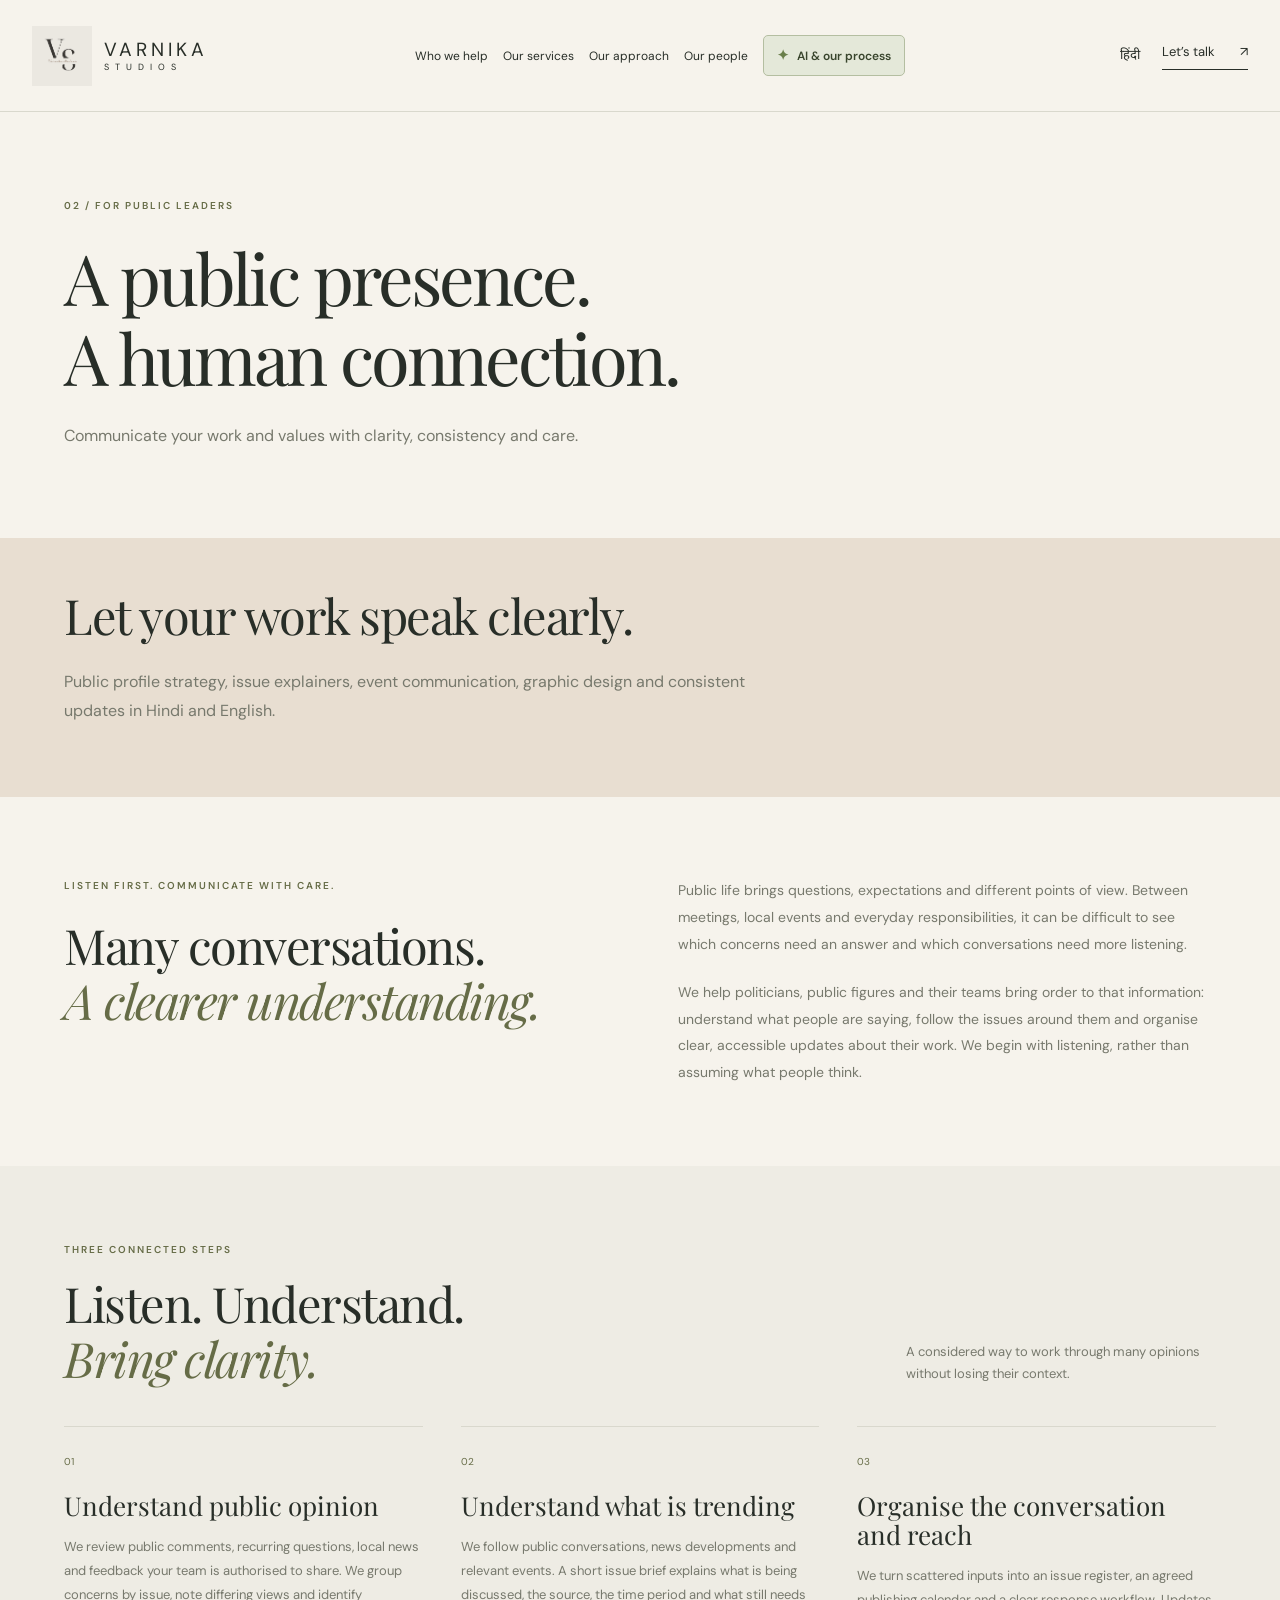
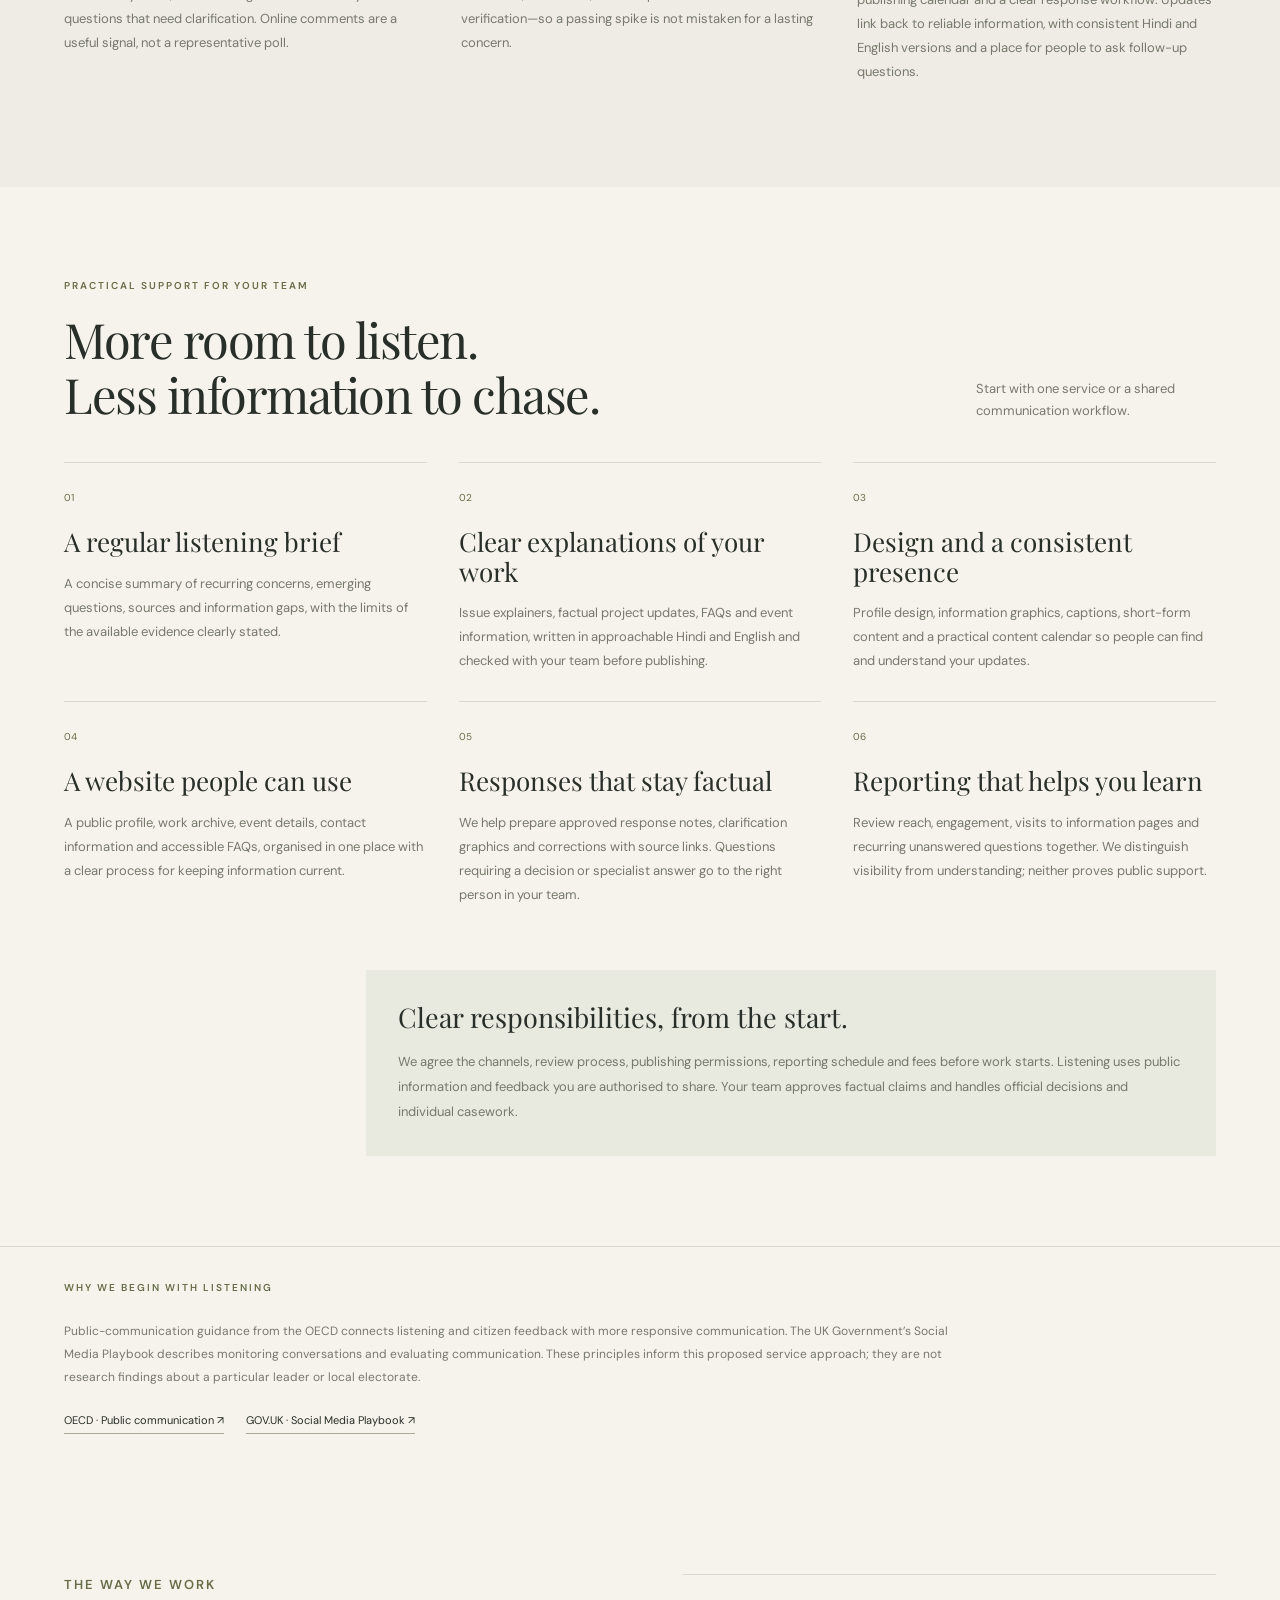
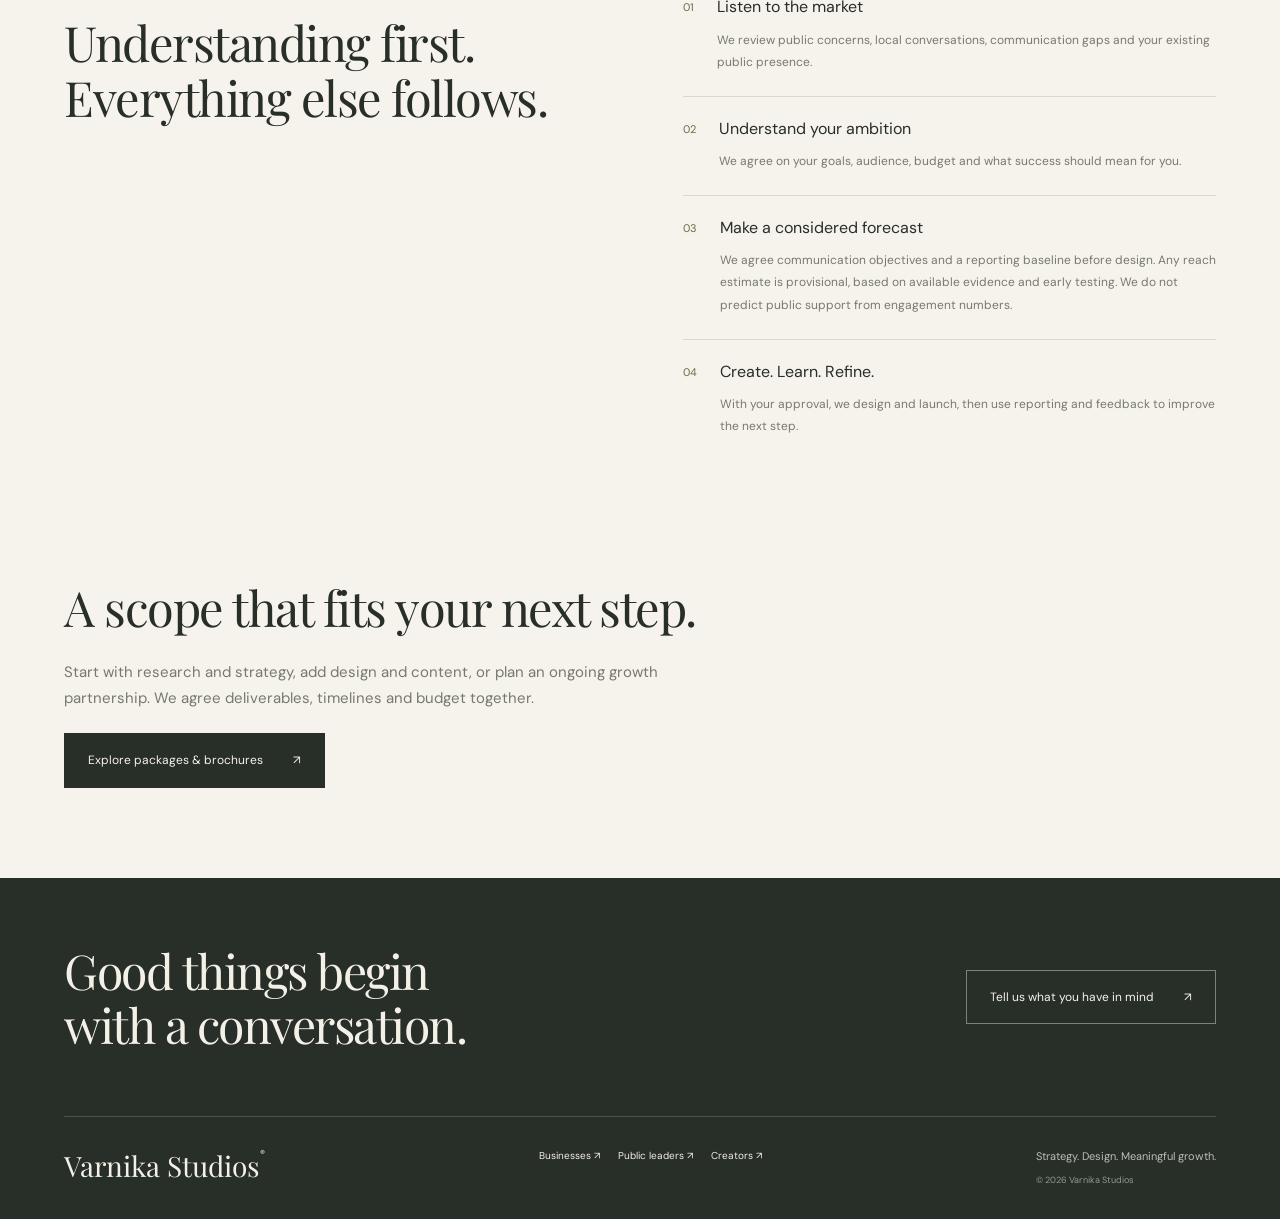
<file: politicians.html>
<!doctype html><html lang="en"><head><meta charset="utf-8"><meta name="viewport" content="width=device-width,initial-scale=1"><meta name="description" content="Varnika Studios: thoughtful digital marketing, brand strategy, design and advertising for businesses, public leaders and creators. English and Hindi."><meta name="theme-color" content="#f6f3ec"><title>For public leaders — Varnika Studios</title><link rel="icon" href="assets/images/varnika-logo.png"><link rel="stylesheet" href="assets/css/style.css?v=20261019-nav3"><script defer src="assets/js/main.js?v=20261019-nav3"></script></head><body><a class="skip" href="#main">Skip to content / मुख्य सामग्री</a><header><a class="brand" href="index.html"><img src="assets/images/varnika-logo.png" alt="Varnika Studios"><span>VARNIKA <small>STUDIOS</small></span></a><nav id="navigation" aria-label="Main navigation"><a class="" href="index.html#people"><span class="" data-en="Who we help" data-hi="हम किसके साथ हैं">Who we help</span> <span aria-hidden="true">↗</span></a><a class="" href="services.html"><span class="" data-en="Our services" data-hi="हमारी सेवाएँ">Our services</span> <span aria-hidden="true">↗</span></a><a class="" href="index.html#approach"><span class="" data-en="Our approach" data-hi="हमारा तरीका">Our approach</span> <span aria-hidden="true">↗</span></a><a href="people.html"><span class="" data-en="Our people" data-hi="हमारी टीम">Our people</span></a><a class="nav-ai" href="ai-workflow.html"><span class="" data-en="AI &amp; our process" data-hi="AI और हमारी प्रक्रिया">AI & our process</span></a></nav><div class="nav-actions"><button id="language" aria-label="Switch to Hindi">हिंदी</button><a class="nav-cta" href="contact.html"><span class="" data-en="Let’s talk" data-hi="बात करें">Let’s talk</span> <span aria-hidden="true">↗</span></a><button id="menu" aria-label="Open menu" aria-expanded="false">☰</button></div></header><a class="mobile-ai" href="ai-workflow.html"><span aria-hidden="true">✦</span> <span data-en="Our AI process" data-hi="हमारी AI प्रक्रिया">Our AI process</span> <span aria-hidden="true">↗</span></a><main id="main"><section class="page-intro wrap"><p class="eyebrow" data-en="02 / FOR PUBLIC LEADERS" data-hi="02 / जनप्रतिनिधियों के लिए">02 / FOR PUBLIC LEADERS</p><h1 class="" data-en="A public presence.&lt;br&gt;A human connection." data-hi="सार्वजनिक पहचान।&lt;br&gt;लोगों से अपना जुड़ाव।">A public presence.<br>A human connection.</h1><p class="lead" data-en="Communicate your work and values with clarity, consistency and care." data-hi="अपने काम और मूल्यों को स्पष्टता, निरंतरता और संवेदनशीलता से लोगों तक पहुँचाएँ।">Communicate your work and values with clarity, consistency and care.</p></section><section class="audience-banner leader wrap"><h2 class="" data-en="Let your work speak clearly." data-hi="आपका काम, साफ़ तौर पर लोगों तक।">Let your work speak clearly.</h2><p class="lead" data-en="Public profile strategy, issue explainers, event communication, graphic design and consistent updates in Hindi and English." data-hi="सार्वजनिक पहचान की रणनीति, मुद्दों की सरल जानकारी, कार्यक्रम संवाद, ग्राफ़िक डिज़ाइन और हिंदी-अंग्रेज़ी में नियमित अपडेट।">Public profile strategy, issue explainers, event communication, graphic design and consistent updates in Hindi and English.</p></section><section class="business-story wrap"><div><p class="eyebrow" data-en="LISTEN FIRST. COMMUNICATE WITH CARE." data-hi="पहले सुनें। फिर संवेदनशीलता से संवाद करें।">LISTEN FIRST. COMMUNICATE WITH CARE.</p><h2 class="" data-en="Many conversations.&lt;br&gt;&lt;em&gt;A clearer understanding.&lt;/em&gt;" data-hi="बातें अनेक।&lt;br&gt;&lt;em&gt;समझ और स्पष्ट हो।&lt;/em&gt;">Many conversations.<br><em>A clearer understanding.</em></h2></div><div><p class="" data-en="Public life brings questions, expectations and different points of view. Between meetings, local events and everyday responsibilities, it can be difficult to see which concerns need an answer and which conversations need more listening." data-hi="सार्वजनिक जीवन में सवाल, अपेक्षाएँ और अलग-अलग नज़रिए साथ आते हैं। बैठकों, स्थानीय कार्यक्रमों और रोज़ की ज़िम्मेदारियों के बीच यह समझना कठिन हो सकता है कि किन चिंताओं का जवाब देना है और किन बातों को अभी और सुनना है।">Public life brings questions, expectations and different points of view. Between meetings, local events and everyday responsibilities, it can be difficult to see which concerns need an answer and which conversations need more listening.</p><p class="" data-en="We help politicians, public figures and their teams bring order to that information: understand what people are saying, follow the issues around them and organise clear, accessible updates about their work. We begin with listening, rather than assuming what people think." data-hi="हम राजनेताओं, सार्वजनिक हस्तियों और उनकी टीमों को इस जानकारी को व्यवस्थित करने में मदद करते हैं: लोग क्या कह रहे हैं, आसपास कौन से मुद्दे चल रहे हैं और अपने काम की स्पष्ट, सुलभ जानकारी कैसे साझा करें। लोगों की राय मान लेने के बजाय हम सुनने से शुरुआत करते हैं।">We help politicians, public figures and their teams bring order to that information: understand what people are saying, follow the issues around them and organise clear, accessible updates about their work. We begin with listening, rather than assuming what people think.</p></div></section><section class="business-services"><div class="wrap"><div class="section-heading"><div><p class="eyebrow" data-en="THREE CONNECTED STEPS" data-hi="तीन जुड़े हुए कदम">THREE CONNECTED STEPS</p><h2 class="" data-en="Listen. Understand.&lt;br&gt;&lt;em&gt;Bring clarity.&lt;/em&gt;" data-hi="सुनें। समझें।&lt;br&gt;&lt;em&gt;स्पष्टता लाएँ।&lt;/em&gt;">Listen. Understand.<br><em>Bring clarity.</em></h2></div><p class="" data-en="A considered way to work through many opinions without losing their context." data-hi="अनेक राय को उनके संदर्भ के साथ समझने का एक सोचा-समझा तरीका।">A considered way to work through many opinions without losing their context.</p></div><div class="consulting-grid"><article><span class="consulting-number">01</span><h3 class="" data-en="Understand public opinion" data-hi="जनमत को समझें">Understand public opinion</h3><p class="" data-en="We review public comments, recurring questions, local news and feedback your team is authorised to share. We group concerns by issue, note differing views and identify questions that need clarification. Online comments are a useful signal, not a representative poll." data-hi="सार्वजनिक टिप्पणियों, बार-बार पूछे जाने वाले सवालों, स्थानीय समाचार और आपकी टीम की अधिकृत प्रतिक्रिया का अध्ययन करते हैं। चिंताओं को मुद्दों के अनुसार व्यवस्थित करते हैं, अलग-अलग राय दर्ज करते हैं और स्पष्टता माँगने वाले सवाल पहचानते हैं। ऑनलाइन टिप्पणियाँ उपयोगी संकेत हैं, प्रतिनिधिक सर्वेक्षण नहीं।">We review public comments, recurring questions, local news and feedback your team is authorised to share. We group concerns by issue, note differing views and identify questions that need clarification. Online comments are a useful signal, not a representative poll.</p></article><article><span class="consulting-number">02</span><h3 class="" data-en="Understand what is trending" data-hi="आसपास की चर्चाओं को समझें">Understand what is trending</h3><p class="" data-en="We follow public conversations, news developments and relevant events. A short issue brief explains what is being discussed, the source, the time period and what still needs verification—so a passing spike is not mistaken for a lasting concern." data-hi="सार्वजनिक बातचीत, समाचार और संबंधित कार्यक्रमों पर नज़र रखते हैं। संक्षिप्त मुद्दा-नोट में चर्चा, स्रोत, समयावधि और सत्यापन की ज़रूरत बताते हैं, ताकि थोड़ी देर की चर्चा को लंबे समय की चिंता न मान लिया जाए।">We follow public conversations, news developments and relevant events. A short issue brief explains what is being discussed, the source, the time period and what still needs verification—so a passing spike is not mistaken for a lasting concern.</p></article><article><span class="consulting-number">03</span><h3 class="" data-en="Organise the conversation and reach" data-hi="संवाद और पहुँच व्यवस्थित करें">Organise the conversation and reach</h3><p class="" data-en="We turn scattered inputs into an issue register, an agreed publishing calendar and a clear response workflow. Updates link back to reliable information, with consistent Hindi and English versions and a place for people to ask follow-up questions." data-hi="बिखरी जानकारी को मुद्दों के रजिस्टर, तय प्रकाशन कैलेंडर और स्पष्ट जवाब प्रक्रिया में बदलते हैं। अपडेट विश्वसनीय जानकारी से जुड़े होते हैं, हिंदी-अंग्रेज़ी में एक समान बात रखते हैं और आगे के सवाल पूछने की जगह देते हैं।">We turn scattered inputs into an issue register, an agreed publishing calendar and a clear response workflow. Updates link back to reliable information, with consistent Hindi and English versions and a place for people to ask follow-up questions.</p></article></div></div></section><section class="consulting wrap"><div class="section-heading"><div><p class="eyebrow" data-en="PRACTICAL SUPPORT FOR YOUR TEAM" data-hi="आपकी टीम के लिए व्यावहारिक सहयोग">PRACTICAL SUPPORT FOR YOUR TEAM</p><h2 class="" data-en="More room to listen.&lt;br&gt;Less information to chase." data-hi="सुनने के लिए अधिक समय।&lt;br&gt;जानकारी जुटाने की कम उलझन।">More room to listen.<br>Less information to chase.</h2></div><p class="" data-en="Start with one service or a shared communication workflow." data-hi="किसी एक सेवा या साझा संवाद प्रक्रिया से शुरुआत करें।">Start with one service or a shared communication workflow.</p></div><div class="consulting-grid"><article><span class="consulting-number">01</span><h3 class="" data-en="A regular listening brief" data-hi="नियमित जनसंवाद रिपोर्ट">A regular listening brief</h3><p class="" data-en="A concise summary of recurring concerns, emerging questions, sources and information gaps, with the limits of the available evidence clearly stated." data-hi="बार-बार उठती चिंताओं, नए सवालों, स्रोतों और जानकारी की कमी का संक्षिप्त सार, उपलब्ध प्रमाण की सीमाओं के स्पष्ट उल्लेख के साथ।">A concise summary of recurring concerns, emerging questions, sources and information gaps, with the limits of the available evidence clearly stated.</p></article><article><span class="consulting-number">02</span><h3 class="" data-en="Clear explanations of your work" data-hi="आपके काम की स्पष्ट जानकारी">Clear explanations of your work</h3><p class="" data-en="Issue explainers, factual project updates, FAQs and event information, written in approachable Hindi and English and checked with your team before publishing." data-hi="मुद्दों की सरल व्याख्या, काम की तथ्यपरक प्रगति, सामान्य सवालों के जवाब और कार्यक्रम की जानकारी—सहज हिंदी-अंग्रेज़ी में, प्रकाशन से पहले आपकी टीम से जाँच के साथ।">Issue explainers, factual project updates, FAQs and event information, written in approachable Hindi and English and checked with your team before publishing.</p></article><article><span class="consulting-number">03</span><h3 class="" data-en="Design and a consistent presence" data-hi="डिज़ाइन और एक समान पहचान">Design and a consistent presence</h3><p class="" data-en="Profile design, information graphics, captions, short-form content and a practical content calendar so people can find and understand your updates." data-hi="प्रोफ़ाइल डिज़ाइन, जानकारी वाले ग्राफ़िक्स, कैप्शन, छोटे प्रारूप का कंटेंट और व्यावहारिक कंटेंट कैलेंडर, ताकि लोग आपके अपडेट आसानी से खोज और समझ सकें।">Profile design, information graphics, captions, short-form content and a practical content calendar so people can find and understand your updates.</p></article><article><span class="consulting-number">04</span><h3 class="" data-en="A website people can use" data-hi="लोगों के काम आने वाली वेबसाइट">A website people can use</h3><p class="" data-en="A public profile, work archive, event details, contact information and accessible FAQs, organised in one place with a clear process for keeping information current." data-hi="सार्वजनिक परिचय, काम का संग्रह, कार्यक्रम विवरण, संपर्क जानकारी और सुलभ सामान्य प्रश्न—एक जगह व्यवस्थित, जानकारी को नया रखने की स्पष्ट प्रक्रिया के साथ।">A public profile, work archive, event details, contact information and accessible FAQs, organised in one place with a clear process for keeping information current.</p></article><article><span class="consulting-number">05</span><h3 class="" data-en="Responses that stay factual" data-hi="तथ्यों पर आधारित जवाब">Responses that stay factual</h3><p class="" data-en="We help prepare approved response notes, clarification graphics and corrections with source links. Questions requiring a decision or specialist answer go to the right person in your team." data-hi="स्वीकृत जवाब-नोट, स्पष्टीकरण ग्राफ़िक्स और स्रोत लिंक के साथ सुधार तैयार करने में मदद करते हैं। फ़ैसला या विशेषज्ञ जवाब माँगने वाले सवाल आपकी टीम के सही व्यक्ति तक पहुँचते हैं।">We help prepare approved response notes, clarification graphics and corrections with source links. Questions requiring a decision or specialist answer go to the right person in your team.</p></article><article><span class="consulting-number">06</span><h3 class="" data-en="Reporting that helps you learn" data-hi="सीखने में मदद करने वाली रिपोर्ट">Reporting that helps you learn</h3><p class="" data-en="Review reach, engagement, visits to information pages and recurring unanswered questions together. We distinguish visibility from understanding; neither proves public support." data-hi="पहुँच, सहभागिता, जानकारी वाले पेजों पर विज़िट और बार-बार अनुत्तरित रह जाने वाले सवालों की मिलकर समीक्षा करते हैं। दिखना और समझा जाना अलग हैं; इनमें से कोई भी जनसमर्थन का प्रमाण नहीं है।">Review reach, engagement, visits to information pages and recurring unanswered questions together. We distinguish visibility from understanding; neither proves public support.</p></article></div><div class="business-scope"><h3 class="" data-en="Clear responsibilities, from the start." data-hi="शुरुआत से स्पष्ट ज़िम्मेदारियाँ।">Clear responsibilities, from the start.</h3><p class="" data-en="We agree the channels, review process, publishing permissions, reporting schedule and fees before work starts. Listening uses public information and feedback you are authorised to share. Your team approves factual claims and handles official decisions and individual casework." data-hi="काम शुरू होने से पहले चैनल, समीक्षा प्रक्रिया, प्रकाशन की अनुमति, रिपोर्टिंग का समय और फ़ीस तय करते हैं। अध्ययन में सार्वजनिक जानकारी और आपके द्वारा साझा करने के लिए अधिकृत प्रतिक्रिया इस्तेमाल होती है। तथ्यपरक दावों की स्वीकृति, आधिकारिक निर्णय और व्यक्तिगत मामलों की ज़िम्मेदारी आपकी टीम की होती है।">We agree the channels, review process, publishing permissions, reporting schedule and fees before work starts. Listening uses public information and feedback you are authorised to share. Your team approves factual claims and handles official decisions and individual casework.</p></div></section><aside class="wrap research-note"><p class="eyebrow" data-en="WHY WE BEGIN WITH LISTENING" data-hi="हम सुनने से शुरुआत क्यों करते हैं">WHY WE BEGIN WITH LISTENING</p><p class="" data-en="Public-communication guidance from the OECD connects listening and citizen feedback with more responsive communication. The UK Government’s Social Media Playbook describes monitoring conversations and evaluating communication. These principles inform this proposed service approach; they are not research findings about a particular leader or local electorate." data-hi="OECD का सार्वजनिक संवाद मार्गदर्शन सुनने और नागरिक प्रतिक्रिया को अधिक जवाबदेह संवाद से जोड़ता है। UK Government की Social Media Playbook में बातचीत पर नज़र रखने और संवाद का मूल्यांकन करने की चर्चा है। इन सिद्धांतों से यह प्रस्तावित सेवा-पद्धति तैयार हुई है; ये किसी खास नेता या स्थानीय मतदाताओं पर शोध के निष्कर्ष नहीं हैं।">Public-communication guidance from the OECD connects listening and citizen feedback with more responsive communication. The UK Government’s Social Media Playbook describes monitoring conversations and evaluating communication. These principles inform this proposed service approach; they are not research findings about a particular leader or local electorate.</p><div class="research-links"><a href="https://www.oecd.org/en/topics/government-communication.html">OECD · <span class="" data-en="Public communication" data-hi="सार्वजनिक संवाद">Public communication</span> ↗</a><a href="https://www.gov.uk/guidance/social-media-playbook">GOV.UK · Social Media Playbook ↗</a></div></aside><section class="process wrap" id="approach"><div class="section-heading"><p class="eyebrow" data-en="THE WAY WE WORK" data-hi="हमारा काम करने का तरीका">THE WAY WE WORK</p><h2 class="" data-en="Understanding first.&lt;br&gt;Everything else follows." data-hi="पहले समझना।&lt;br&gt;फिर आगे बढ़ना।">Understanding first.<br>Everything else follows.</h2></div><div class="steps"><article><span class="number">01</span><div><h3 class="" data-en="Listen to the market" data-hi="बाज़ार को समझें">Listen to the market</h3><p class="" data-en="We review public concerns, local conversations, communication gaps and your existing public presence." data-hi="हम जनसरोकार, स्थानीय बातचीत, संवाद की कमियाँ और आपकी मौजूदा सार्वजनिक उपस्थिति समझते हैं।">We review public concerns, local conversations, communication gaps and your existing public presence.</p></div></article><article><span class="number">02</span><div><h3 class="" data-en="Understand your ambition" data-hi="आपका लक्ष्य जानें">Understand your ambition</h3><p class="" data-en="We agree on your goals, audience, budget and what success should mean for you." data-hi="आपके लक्ष्य, दर्शक, बजट और सफलता का अर्थ मिलकर तय करते हैं।">We agree on your goals, audience, budget and what success should mean for you.</p></div></article><article><span class="number">03</span><div><h3 class="" data-en="Make a considered forecast" data-hi="सोच-समझकर अनुमान लगाएँ">Make a considered forecast</h3><p class="" data-en="We agree communication objectives and a reporting baseline before design. Any reach estimate is provisional, based on available evidence and early testing. We do not predict public support from engagement numbers." data-hi="डिज़ाइन से पहले संवाद के लक्ष्य और रिपोर्टिंग की शुरुआती स्थिति तय करते हैं। पहुँच का कोई भी अनुमान उपलब्ध प्रमाण और शुरुआती परीक्षण पर आधारित अस्थायी अनुमान होता है। सहभागिता के आँकड़ों से जनसमर्थन का अनुमान नहीं लगाते।">We agree communication objectives and a reporting baseline before design. Any reach estimate is provisional, based on available evidence and early testing. We do not predict public support from engagement numbers.</p></div></article><article><span class="number">04</span><div><h3 class="" data-en="Create. Learn. Refine." data-hi="बनाएँ। सीखें। बेहतर करें।">Create. Learn. Refine.</h3><p class="" data-en="With your approval, we design and launch, then use reporting and feedback to improve the next step." data-hi="आपकी सहमति से डिज़ाइन और लॉन्च करते हैं। रिपोर्ट और प्रतिक्रिया से अगले कदम को बेहतर बनाते हैं।">With your approval, we design and launch, then use reporting and feedback to improve the next step.</p></div></article></div></section><section class="wrap next-step"><h2 class="" data-en="A scope that fits your next step." data-hi="आपके अगले कदम के अनुसार सेवाएँ।">A scope that fits your next step.</h2><p class="" data-en="Start with research and strategy, add design and content, or plan an ongoing growth partnership. We agree deliverables, timelines and budget together." data-hi="रिसर्च और रणनीति से शुरू करें, डिज़ाइन और कंटेंट जोड़ें, या नियमित विकास के लिए साथ काम करें। काम, समय और बजट मिलकर तय करेंगे।">Start with research and strategy, add design and content, or plan an ongoing growth partnership. We agree deliverables, timelines and budget together.</p><a class="button" href="services.html#packages"><span class="" data-en="Explore packages &amp; brochures" data-hi="पैकेज और ब्रोशर देखें">Explore packages & brochures</span> <span aria-hidden="true">↗</span></a></section></main><footer><div class="footer-top"><div><h2 class="" data-en="Good things begin&lt;br&gt;with a conversation." data-hi="अच्छी शुरुआत होती है&lt;br&gt;एक बातचीत से।">Good things begin<br>with a conversation.</h2></div><a class="button light" href="contact.html"><span class="" data-en="Tell us what you have in mind" data-hi="बताइए, आपके मन में क्या है">Tell us what you have in mind</span> <span aria-hidden="true">↗</span></a></div><div class="footer-bottom"><a class="wordmark" href="index.html">Varnika Studios<span>®</span></a><div><a class="" href="small-business.html"><span class="" data-en="Businesses" data-hi="व्यवसाय">Businesses</span> <span aria-hidden="true">↗</span></a><a class="" href="politicians.html"><span class="" data-en="Public leaders" data-hi="जनप्रतिनिधि">Public leaders</span> <span aria-hidden="true">↗</span></a><a class="" href="influencers.html"><span class="" data-en="Creators" data-hi="क्रिएटर्स">Creators</span> <span aria-hidden="true">↗</span></a></div><div><p class="" data-en="Strategy. Design. Meaningful growth." data-hi="रणनीति। डिज़ाइन। सार्थक विकास।">Strategy. Design. Meaningful growth.</p><small>© 2026 Varnika Studios</small></div></div></footer></body></html>
</file>
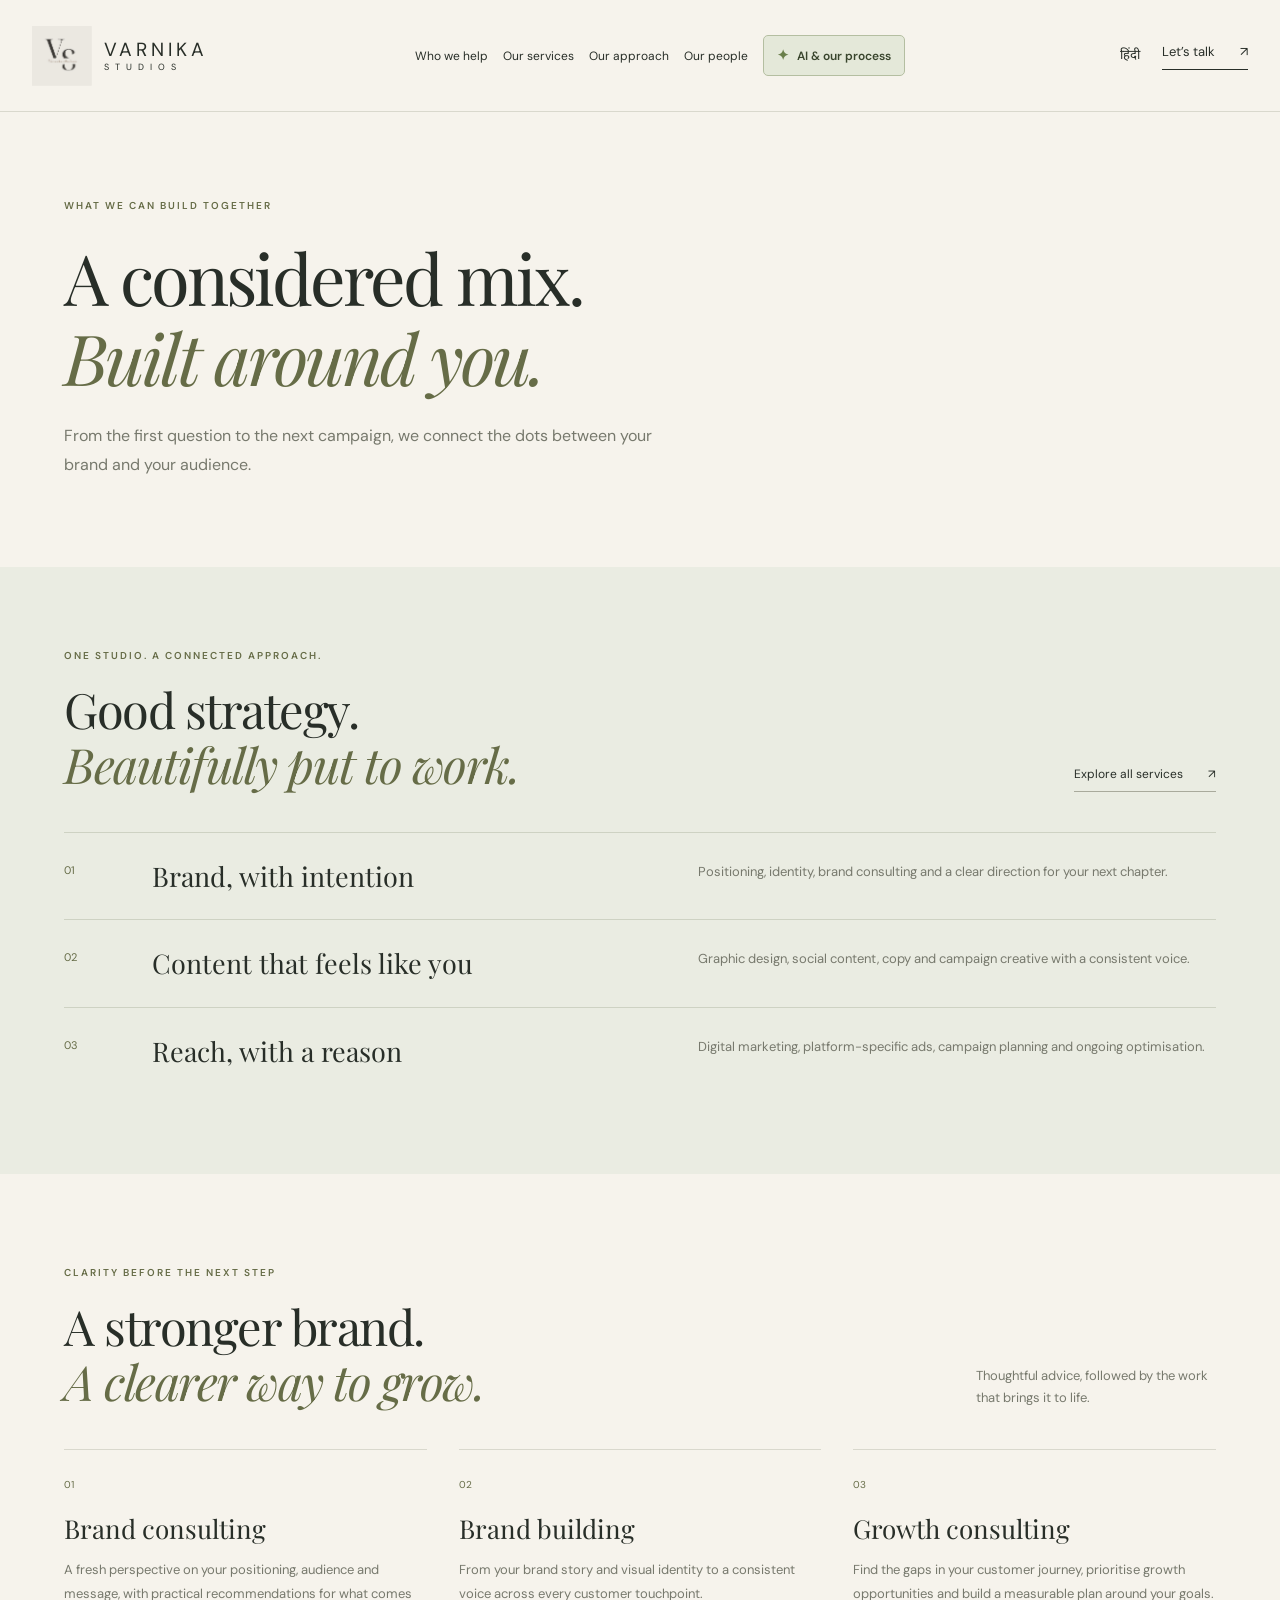
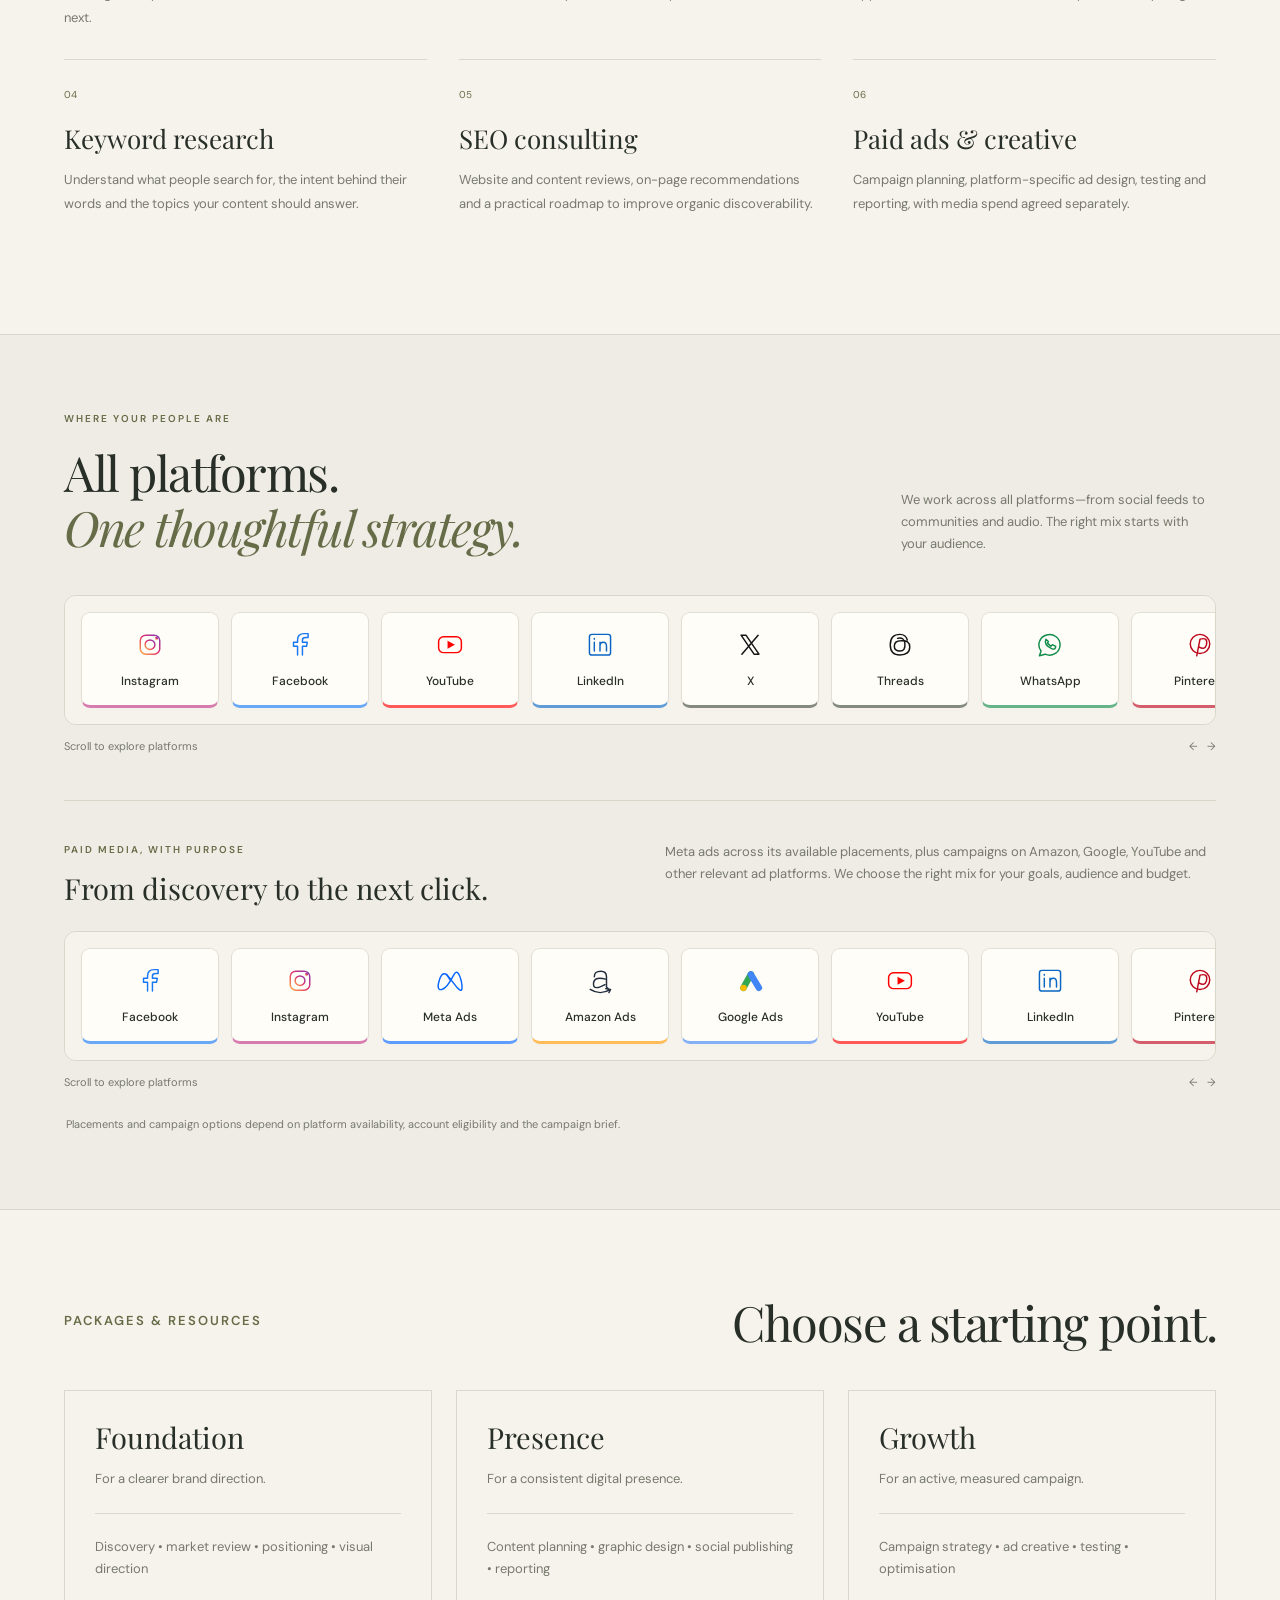
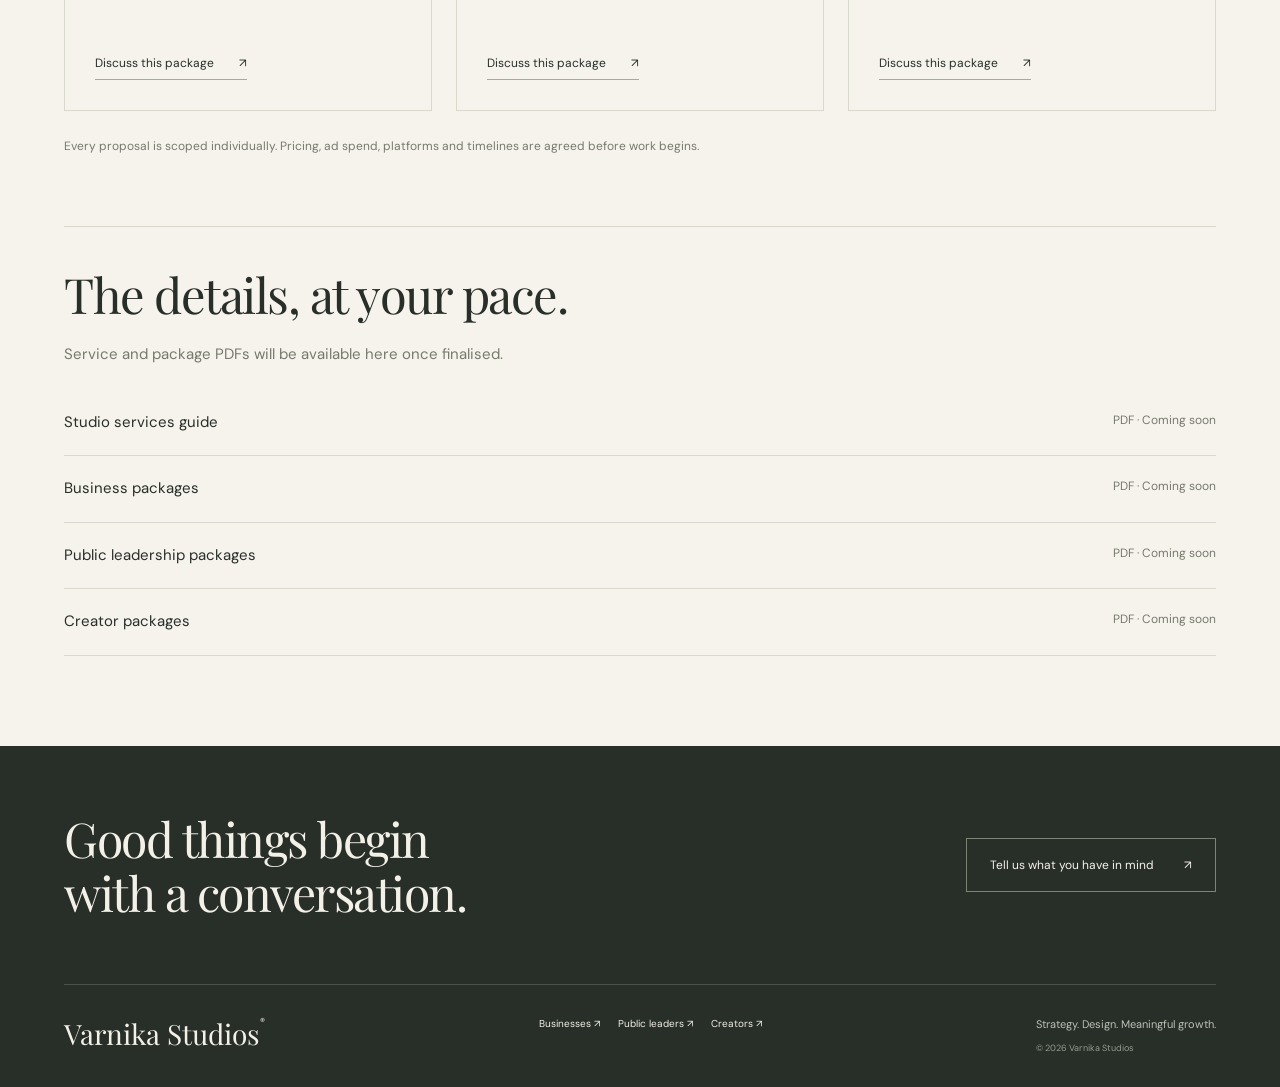
<file: services.html>
<!doctype html><html lang="en"><head><meta charset="utf-8"><meta name="viewport" content="width=device-width,initial-scale=1"><meta name="description" content="Varnika Studios: thoughtful digital marketing, brand strategy, design and advertising for businesses, public leaders and creators. English and Hindi."><meta name="theme-color" content="#f6f3ec"><title>Services & packages — Varnika Studios</title><link rel="icon" href="assets/images/varnika-logo.png"><link rel="stylesheet" href="assets/css/style.css?v=20261019-nav3"><script defer src="assets/js/main.js?v=20261019-nav3"></script></head><body><a class="skip" href="#main">Skip to content / मुख्य सामग्री</a><header><a class="brand" href="index.html"><img src="assets/images/varnika-logo.png" alt="Varnika Studios"><span>VARNIKA <small>STUDIOS</small></span></a><nav id="navigation" aria-label="Main navigation"><a class="" href="index.html#people"><span class="" data-en="Who we help" data-hi="हम किसके साथ हैं">Who we help</span> <span aria-hidden="true">↗</span></a><a class="" href="services.html"><span class="" data-en="Our services" data-hi="हमारी सेवाएँ">Our services</span> <span aria-hidden="true">↗</span></a><a class="" href="index.html#approach"><span class="" data-en="Our approach" data-hi="हमारा तरीका">Our approach</span> <span aria-hidden="true">↗</span></a><a href="people.html"><span class="" data-en="Our people" data-hi="हमारी टीम">Our people</span></a><a class="nav-ai" href="ai-workflow.html"><span class="" data-en="AI &amp; our process" data-hi="AI और हमारी प्रक्रिया">AI & our process</span></a></nav><div class="nav-actions"><button id="language" aria-label="Switch to Hindi">हिंदी</button><a class="nav-cta" href="contact.html"><span class="" data-en="Let’s talk" data-hi="बात करें">Let’s talk</span> <span aria-hidden="true">↗</span></a><button id="menu" aria-label="Open menu" aria-expanded="false">☰</button></div></header><a class="mobile-ai" href="ai-workflow.html"><span aria-hidden="true">✦</span> <span data-en="Our AI process" data-hi="हमारी AI प्रक्रिया">Our AI process</span> <span aria-hidden="true">↗</span></a><main id="main"><section class="page-intro wrap"><p class="eyebrow" data-en="WHAT WE CAN BUILD TOGETHER" data-hi="मिलकर क्या बना सकते हैं">WHAT WE CAN BUILD TOGETHER</p><h1 class="" data-en="A considered mix.&lt;br&gt;&lt;em&gt;Built around you.&lt;/em&gt;" data-hi="सोच-समझकर चुनी सेवाएँ।&lt;br&gt;&lt;em&gt;आपके लिए।&lt;/em&gt;">A considered mix.<br><em>Built around you.</em></h1><p class="lead" data-en="From the first question to the next campaign, we connect the dots between your brand and your audience." data-hi="पहले सवाल से अगले कैंपेन तक, हम आपके ब्रांड और दर्शकों के बीच की कड़ियाँ जोड़ते हैं।">From the first question to the next campaign, we connect the dots between your brand and your audience.</p></section><section class="services-section"><div class="wrap"><div class="section-heading"><div><p class="eyebrow" data-en="ONE STUDIO. A CONNECTED APPROACH." data-hi="एक स्टूडियो। जुड़ी हुई सोच।">ONE STUDIO. A CONNECTED APPROACH.</p><h2 class="" data-en="Good strategy.&lt;br&gt;&lt;em&gt;Beautifully put to work.&lt;/em&gt;" data-hi="अच्छी रणनीति।&lt;br&gt;&lt;em&gt;खूबसूरती से अमल में।&lt;/em&gt;">Good strategy.<br><em>Beautifully put to work.</em></h2></div><a class="text-link" href="services.html"><span class="" data-en="Explore all services" data-hi="सभी सेवाएँ देखें">Explore all services</span> <span aria-hidden="true">↗</span></a></div><div class="service-list"><article><span>01</span><h3 class="" data-en="Brand, with intention" data-hi="सोच-समझकर ब्रांड निर्माण">Brand, with intention</h3><p class="" data-en="Positioning, identity, brand consulting and a clear direction for your next chapter." data-hi="पोज़िशनिंग, पहचान, ब्रांड परामर्श और आपके अगले पड़ाव के लिए स्पष्ट दिशा।">Positioning, identity, brand consulting and a clear direction for your next chapter.</p></article><article><span>02</span><h3 class="" data-en="Content that feels like you" data-hi="आपकी पहचान जैसा कंटेंट">Content that feels like you</h3><p class="" data-en="Graphic design, social content, copy and campaign creative with a consistent voice." data-hi="एक जैसी ब्रांड आवाज़ के साथ ग्राफ़िक डिज़ाइन, सोशल कंटेंट, कॉपी और कैंपेन क्रिएटिव।">Graphic design, social content, copy and campaign creative with a consistent voice.</p></article><article><span>03</span><h3 class="" data-en="Reach, with a reason" data-hi="उद्देश्य के साथ पहुँच">Reach, with a reason</h3><p class="" data-en="Digital marketing, platform-specific ads, campaign planning and ongoing optimisation." data-hi="डिजिटल मार्केटिंग, प्लेटफ़ॉर्म के अनुसार विज्ञापन, कैंपेन योजना और नियमित सुधार।">Digital marketing, platform-specific ads, campaign planning and ongoing optimisation.</p></article></div></div></section><section class="consulting wrap" id="consulting"><div class="section-heading"><div><p class="eyebrow" data-en="CLARITY BEFORE THE NEXT STEP" data-hi="अगले कदम से पहले स्पष्टता">CLARITY BEFORE THE NEXT STEP</p><h2 class="" data-en="A stronger brand.&lt;br&gt;&lt;em&gt;A clearer way to grow.&lt;/em&gt;" data-hi="मज़बूत ब्रांड।&lt;br&gt;&lt;em&gt;विकास की स्पष्ट दिशा।&lt;/em&gt;">A stronger brand.<br><em>A clearer way to grow.</em></h2></div><p class="" data-en="Thoughtful advice, followed by the work that brings it to life." data-hi="सोच-समझकर सलाह, फिर उसे हक़ीक़त बनाने का काम।">Thoughtful advice, followed by the work that brings it to life.</p></div><div class="consulting-grid"><article><span class="consulting-number">01</span><h3 class="" data-en="Brand consulting" data-hi="ब्रांड परामर्श">Brand consulting</h3><p class="" data-en="A fresh perspective on your positioning, audience and message, with practical recommendations for what comes next." data-hi="आपकी पोज़िशनिंग, दर्शकों और संदेश पर नई नज़र, और अगले कदम के लिए व्यावहारिक सुझाव।">A fresh perspective on your positioning, audience and message, with practical recommendations for what comes next.</p></article><article><span class="consulting-number">02</span><h3 class="" data-en="Brand building" data-hi="ब्रांड निर्माण">Brand building</h3><p class="" data-en="From your brand story and visual identity to a consistent voice across every customer touchpoint." data-hi="आपकी ब्रांड कहानी और दृश्य पहचान से लेकर ग्राहकों से हर जुड़ाव में एक जैसी ब्रांड आवाज़ तक।">From your brand story and visual identity to a consistent voice across every customer touchpoint.</p></article><article><span class="consulting-number">03</span><h3 class="" data-en="Growth consulting" data-hi="विकास परामर्श">Growth consulting</h3><p class="" data-en="Find the gaps in your customer journey, prioritise growth opportunities and build a measurable plan around your goals." data-hi="ग्राहकों के सफ़र में कमियाँ समझें, विकास के अवसरों की प्राथमिकता तय करें और अपने लक्ष्यों के अनुसार मापी जा सकने वाली योजना बनाएँ।">Find the gaps in your customer journey, prioritise growth opportunities and build a measurable plan around your goals.</p></article><article><span class="consulting-number">04</span><h3 class="" data-en="Keyword research" data-hi="कीवर्ड रिसर्च">Keyword research</h3><p class="" data-en="Understand what people search for, the intent behind their words and the topics your content should answer." data-hi="लोग क्या खोजते हैं, उनकी खोज का उद्देश्य क्या है और आपके कंटेंट को किन सवालों का जवाब देना चाहिए—यह समझें।">Understand what people search for, the intent behind their words and the topics your content should answer.</p></article><article><span class="consulting-number">05</span><h3 class="" data-en="SEO consulting" data-hi="SEO परामर्श">SEO consulting</h3><p class="" data-en="Website and content reviews, on-page recommendations and a practical roadmap to improve organic discoverability." data-hi="वेबसाइट और कंटेंट की समीक्षा, ऑन-पेज सुझाव और ऑर्गेनिक खोज में बेहतर मौजूदगी के लिए व्यावहारिक कार्ययोजना।">Website and content reviews, on-page recommendations and a practical roadmap to improve organic discoverability.</p></article><article><span class="consulting-number">06</span><h3 class="" data-en="Paid ads &amp; creative" data-hi="पेड विज्ञापन और क्रिएटिव">Paid ads & creative</h3><p class="" data-en="Campaign planning, platform-specific ad design, testing and reporting, with media spend agreed separately." data-hi="कैंपेन योजना, प्लेटफ़ॉर्म के अनुसार विज्ञापन डिज़ाइन, परीक्षण और रिपोर्टिंग। विज्ञापन बजट अलग से तय किया जाता है।">Campaign planning, platform-specific ad design, testing and reporting, with media spend agreed separately.</p></article></div></section><section class="platforms-section" id="platforms"><div class="wrap"><div class="section-heading"><div><p class="eyebrow" data-en="WHERE YOUR PEOPLE ARE" data-hi="जहाँ आपके लोग हैं">WHERE YOUR PEOPLE ARE</p><h2 class="" data-en="All platforms.&lt;br&gt;&lt;em&gt;One thoughtful strategy.&lt;/em&gt;" data-hi="हर प्लेटफ़ॉर्म।&lt;br&gt;&lt;em&gt;एक सोची-समझी रणनीति।&lt;/em&gt;">All platforms.<br><em>One thoughtful strategy.</em></h2></div><p class="" data-en="We work across all platforms—from social feeds to communities and audio. The right mix starts with your audience." data-hi="सोशल फ़ीड से कम्युनिटी और ऑडियो तक, हम सभी प्लेटफ़ॉर्म पर काम करते हैं। सही विकल्प आपके दर्शकों के अनुसार चुनते हैं।">We work across all platforms—from social feeds to communities and audio. The right mix starts with your audience.</p></div><ul class="platform-grid" tabindex="0" aria-label="Social and community platforms" data-label-en="Social and community platforms" data-label-hi="सोशल और कम्युनिटी प्लेटफ़ॉर्म"><li class="platform-tile platform-instagram"><img src="assets/images/platforms/instagram.svg" alt="" width="32" height="34" loading="lazy"><span>Instagram</span></li><li class="platform-tile platform-facebook"><img src="assets/images/platforms/facebook.svg" alt="" width="32" height="34" loading="lazy"><span>Facebook</span></li><li class="platform-tile platform-youtube"><img src="assets/images/platforms/youtube.svg" alt="" width="32" height="34" loading="lazy"><span>YouTube</span></li><li class="platform-tile platform-linkedin"><img src="assets/images/platforms/linkedin.svg" alt="" width="32" height="34" loading="lazy"><span>LinkedIn</span></li><li class="platform-tile platform-x"><img src="assets/images/platforms/x.svg" alt="" width="32" height="34" loading="lazy"><span>X</span></li><li class="platform-tile platform-threads"><img src="assets/images/platforms/threads.svg" alt="" width="32" height="34" loading="lazy"><span>Threads</span></li><li class="platform-tile platform-whatsapp"><img src="assets/images/platforms/whatsapp.svg" alt="" width="32" height="34" loading="lazy"><span>WhatsApp</span></li><li class="platform-tile platform-pinterest"><img src="assets/images/platforms/pinterest.svg" alt="" width="32" height="34" loading="lazy"><span>Pinterest</span></li><li class="platform-tile platform-snapchat"><img src="assets/images/platforms/snapchat.svg" alt="" width="32" height="34" loading="lazy"><span>Snapchat</span></li><li class="platform-tile platform-discord"><img src="assets/images/platforms/discord.svg" alt="" width="32" height="34" loading="lazy"><span>Discord</span></li><li class="platform-tile platform-telegram"><img src="assets/images/platforms/telegram.svg" alt="" width="32" height="34" loading="lazy"><span>Telegram</span></li><li class="platform-tile platform-reddit"><img src="assets/images/platforms/reddit.svg" alt="" width="32" height="34" loading="lazy"><span>Reddit</span></li><li class="platform-tile platform-quora"><img src="assets/images/platforms/quora.svg" alt="" width="32" height="34" loading="lazy"><span>Quora</span></li><li class="platform-tile platform-spotify"><img src="assets/images/platforms/spotify.svg" alt="" width="32" height="34" loading="lazy"><span>Spotify</span></li></ul><p class="platform-rail-hint"><span data-en="Scroll to explore platforms" data-hi="प्लेटफ़ॉर्म देखने के लिए स्क्रॉल करें">Scroll to explore platforms</span><span aria-hidden="true">← &nbsp; →</span></p><div class="ads-heading"><div><p class="eyebrow" data-en="PAID MEDIA, WITH PURPOSE" data-hi="उद्देश्य के साथ पेड मीडिया">PAID MEDIA, WITH PURPOSE</p><h3 class="" data-en="From discovery to the next click." data-hi="पहचान से अगले क्लिक तक।">From discovery to the next click.</h3></div><p class="" data-en="Meta ads across its available placements, plus campaigns on Amazon, Google, YouTube and other relevant ad platforms. We choose the right mix for your goals, audience and budget." data-hi="Meta के उपलब्ध प्लेसमेंट पर विज्ञापन, साथ में Amazon, Google, YouTube और अन्य उपयुक्त विज्ञापन प्लेटफ़ॉर्म पर कैंपेन। आपके लक्ष्य, दर्शक और बजट के अनुसार सही विकल्प चुनते हैं।">Meta ads across its available placements, plus campaigns on Amazon, Google, YouTube and other relevant ad platforms. We choose the right mix for your goals, audience and budget.</p></div><ul class="platform-grid" tabindex="0" aria-label="Advertising platforms" data-label-en="Advertising platforms" data-label-hi="विज्ञापन प्लेटफ़ॉर्म"><li class="platform-tile platform-facebook"><img src="assets/images/platforms/facebook.svg" alt="" width="32" height="34" loading="lazy"><span>Facebook</span></li><li class="platform-tile platform-instagram"><img src="assets/images/platforms/instagram.svg" alt="" width="32" height="34" loading="lazy"><span>Instagram</span></li><li class="platform-tile platform-meta-ads"><img src="assets/images/platforms/meta-ads.svg" alt="" width="32" height="34" loading="lazy"><span>Meta Ads</span></li><li class="platform-tile platform-amazon-ads"><img src="assets/images/platforms/amazon-ads.svg" alt="" width="32" height="34" loading="lazy"><span>Amazon Ads</span></li><li class="platform-tile platform-google-ads"><img src="assets/images/platforms/google-ads.svg" alt="" width="32" height="34" loading="lazy"><span>Google Ads</span></li><li class="platform-tile platform-youtube"><img src="assets/images/platforms/youtube.svg" alt="" width="32" height="34" loading="lazy"><span>YouTube</span></li><li class="platform-tile platform-linkedin"><img src="assets/images/platforms/linkedin.svg" alt="" width="32" height="34" loading="lazy"><span>LinkedIn</span></li><li class="platform-tile platform-pinterest"><img src="assets/images/platforms/pinterest.svg" alt="" width="32" height="34" loading="lazy"><span>Pinterest</span></li><li class="platform-tile platform-snapchat"><img src="assets/images/platforms/snapchat.svg" alt="" width="32" height="34" loading="lazy"><span>Snapchat</span></li></ul><p class="platform-rail-hint"><span data-en="Scroll to explore platforms" data-hi="प्लेटफ़ॉर्म देखने के लिए स्क्रॉल करें">Scroll to explore platforms</span><span aria-hidden="true">← &nbsp; →</span></p><p class="platform-note" data-en="Placements and campaign options depend on platform availability, account eligibility and the campaign brief." data-hi="प्लेसमेंट और कैंपेन के विकल्प प्लेटफ़ॉर्म की उपलब्धता, अकाउंट की पात्रता और कैंपेन ब्रीफ़ पर निर्भर करते हैं।">Placements and campaign options depend on platform availability, account eligibility and the campaign brief.</p></div></section><section class="wrap" id="packages"><div class="section-heading"><p class="eyebrow" data-en="PACKAGES &amp; RESOURCES" data-hi="पैकेज और जानकारी">PACKAGES & RESOURCES</p><h2 class="" data-en="Choose a starting point." data-hi="एक शुरुआत चुनें।">Choose a starting point.</h2></div><div class="package-grid"><article><h3 class="" data-en="Foundation" data-hi="शुरुआत">Foundation</h3><p class="" data-en="For a clearer brand direction." data-hi="ब्रांड की स्पष्ट दिशा के लिए।">For a clearer brand direction.</p><p class="package-detail" data-en="Discovery • market review • positioning • visual direction" data-hi="परिचय • बाज़ार अध्ययन • पोज़िशनिंग • दृश्य दिशा">Discovery • market review • positioning • visual direction</p><a class="text-link" href="contact.html"><span class="" data-en="Discuss this package" data-hi="इस पैकेज पर बात करें">Discuss this package</span> <span aria-hidden="true">↗</span></a></article><article><h3 class="" data-en="Presence" data-hi="पहचान">Presence</h3><p class="" data-en="For a consistent digital presence." data-hi="नियमित डिजिटल मौजूदगी के लिए।">For a consistent digital presence.</p><p class="package-detail" data-en="Content planning • graphic design • social publishing • reporting" data-hi="कंटेंट योजना • ग्राफ़िक डिज़ाइन • सोशल पब्लिशिंग • रिपोर्टिंग">Content planning • graphic design • social publishing • reporting</p><a class="text-link" href="contact.html"><span class="" data-en="Discuss this package" data-hi="इस पैकेज पर बात करें">Discuss this package</span> <span aria-hidden="true">↗</span></a></article><article><h3 class="" data-en="Growth" data-hi="विकास">Growth</h3><p class="" data-en="For an active, measured campaign." data-hi="सक्रिय और मापे जा सकने वाले कैंपेन के लिए।">For an active, measured campaign.</p><p class="package-detail" data-en="Campaign strategy • ad creative • testing • optimisation" data-hi="कैंपेन रणनीति • विज्ञापन क्रिएटिव • परीक्षण • सुधार">Campaign strategy • ad creative • testing • optimisation</p><a class="text-link" href="contact.html"><span class="" data-en="Discuss this package" data-hi="इस पैकेज पर बात करें">Discuss this package</span> <span aria-hidden="true">↗</span></a></article></div><p class="muted" data-en="Every proposal is scoped individually. Pricing, ad spend, platforms and timelines are agreed before work begins." data-hi="हर प्रस्ताव आपकी ज़रूरत के अनुसार बनेगा। कीमत, विज्ञापन बजट, प्लेटफ़ॉर्म और समय काम शुरू होने से पहले तय होंगे।">Every proposal is scoped individually. Pricing, ad spend, platforms and timelines are agreed before work begins.</p><div class="downloads"><h2 class="" data-en="The details, at your pace." data-hi="पूरी जानकारी, आपकी सुविधा से।">The details, at your pace.</h2><p class="" data-en="Service and package PDFs will be available here once finalised." data-hi="सेवाओं और पैकेज के PDF तैयार होने पर यहाँ उपलब्ध होंगे।">Service and package PDFs will be available here once finalised.</p><div class="download-row"><span class="" data-en="Studio services guide" data-hi="स्टूडियो सेवाओं की जानकारी">Studio services guide</span><span class="muted" data-en="PDF · Coming soon" data-hi="PDF · जल्द उपलब्ध">PDF · Coming soon</span></div><div class="download-row"><span class="" data-en="Business packages" data-hi="व्यवसाय पैकेज">Business packages</span><span class="muted" data-en="PDF · Coming soon" data-hi="PDF · जल्द उपलब्ध">PDF · Coming soon</span></div><div class="download-row"><span class="" data-en="Public leadership packages" data-hi="जनप्रतिनिधि पैकेज">Public leadership packages</span><span class="muted" data-en="PDF · Coming soon" data-hi="PDF · जल्द उपलब्ध">PDF · Coming soon</span></div><div class="download-row"><span class="" data-en="Creator packages" data-hi="क्रिएटर पैकेज">Creator packages</span><span class="muted" data-en="PDF · Coming soon" data-hi="PDF · जल्द उपलब्ध">PDF · Coming soon</span></div></div></section></main><footer><div class="footer-top"><div><h2 class="" data-en="Good things begin&lt;br&gt;with a conversation." data-hi="अच्छी शुरुआत होती है&lt;br&gt;एक बातचीत से।">Good things begin<br>with a conversation.</h2></div><a class="button light" href="contact.html"><span class="" data-en="Tell us what you have in mind" data-hi="बताइए, आपके मन में क्या है">Tell us what you have in mind</span> <span aria-hidden="true">↗</span></a></div><div class="footer-bottom"><a class="wordmark" href="index.html">Varnika Studios<span>®</span></a><div><a class="" href="small-business.html"><span class="" data-en="Businesses" data-hi="व्यवसाय">Businesses</span> <span aria-hidden="true">↗</span></a><a class="" href="politicians.html"><span class="" data-en="Public leaders" data-hi="जनप्रतिनिधि">Public leaders</span> <span aria-hidden="true">↗</span></a><a class="" href="influencers.html"><span class="" data-en="Creators" data-hi="क्रिएटर्स">Creators</span> <span aria-hidden="true">↗</span></a></div><div><p class="" data-en="Strategy. Design. Meaningful growth." data-hi="रणनीति। डिज़ाइन। सार्थक विकास।">Strategy. Design. Meaningful growth.</p><small>© 2026 Varnika Studios</small></div></div></footer></body></html>
</file>
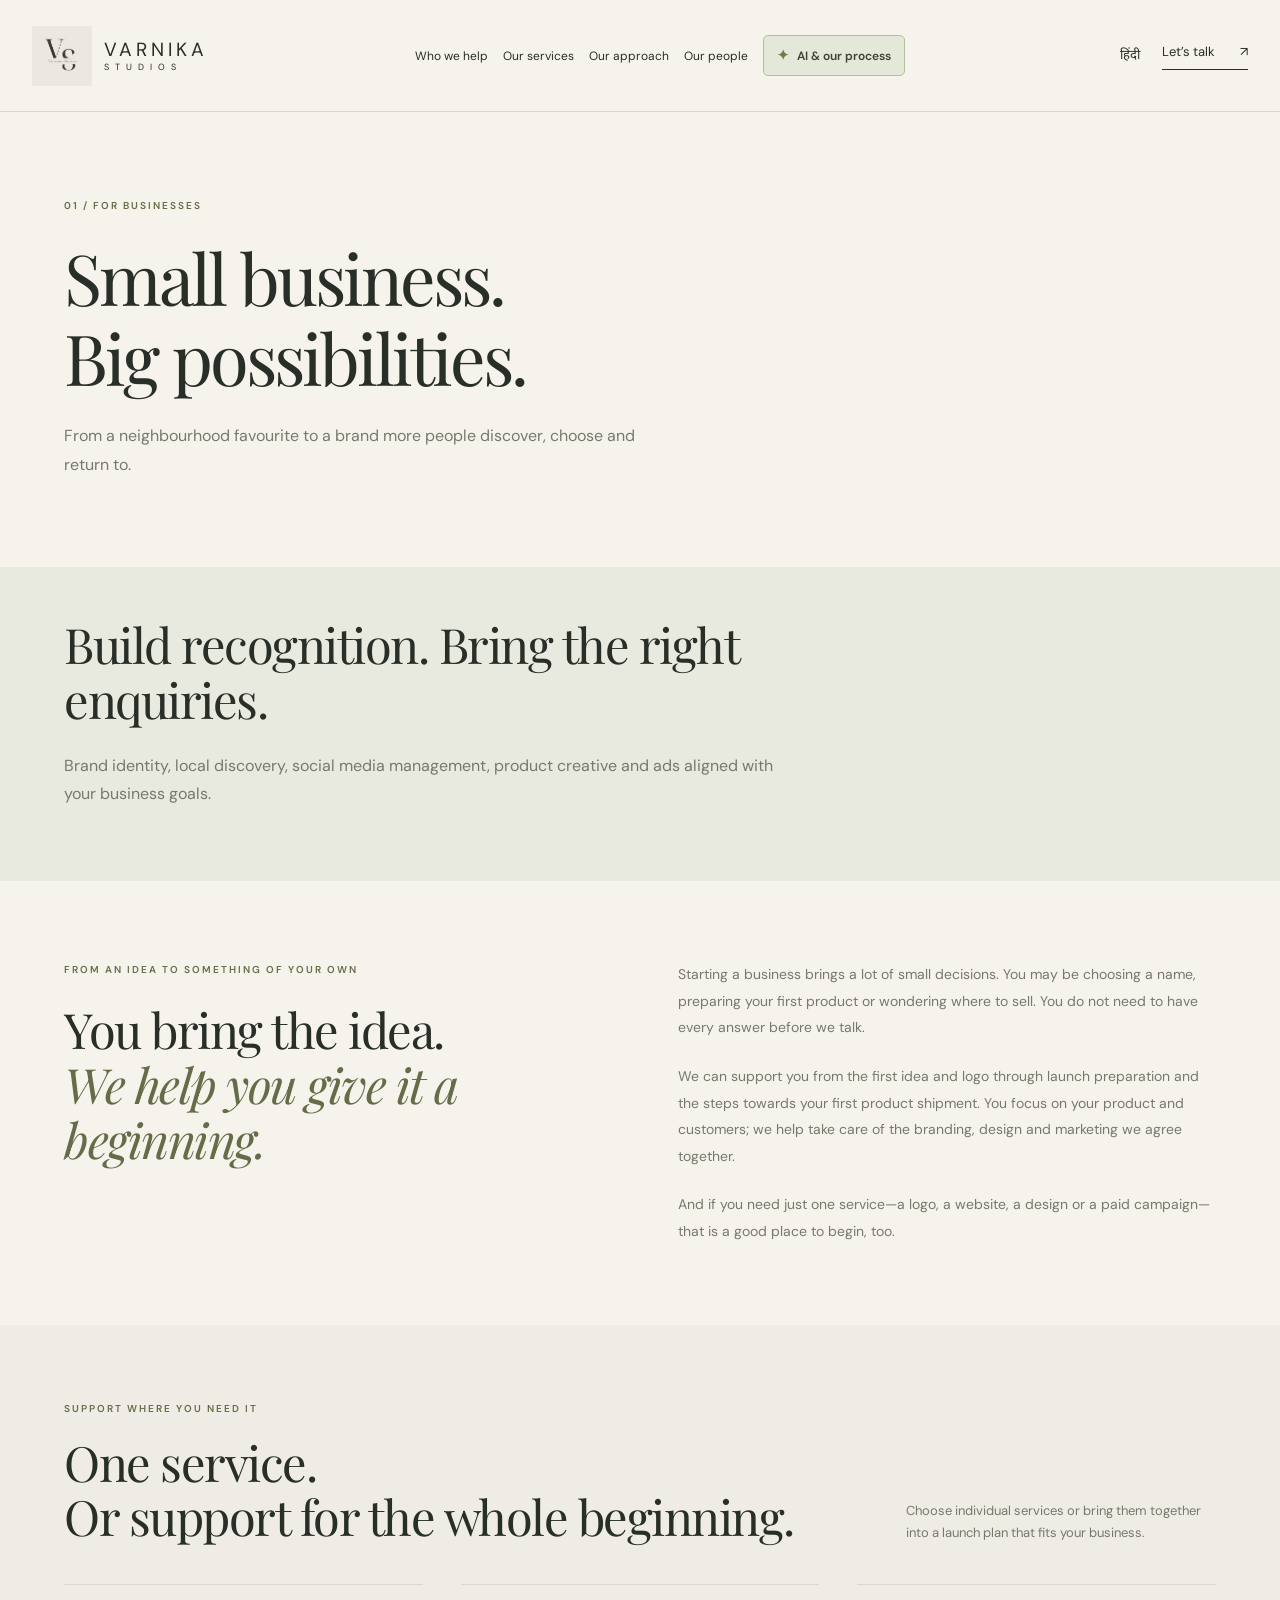
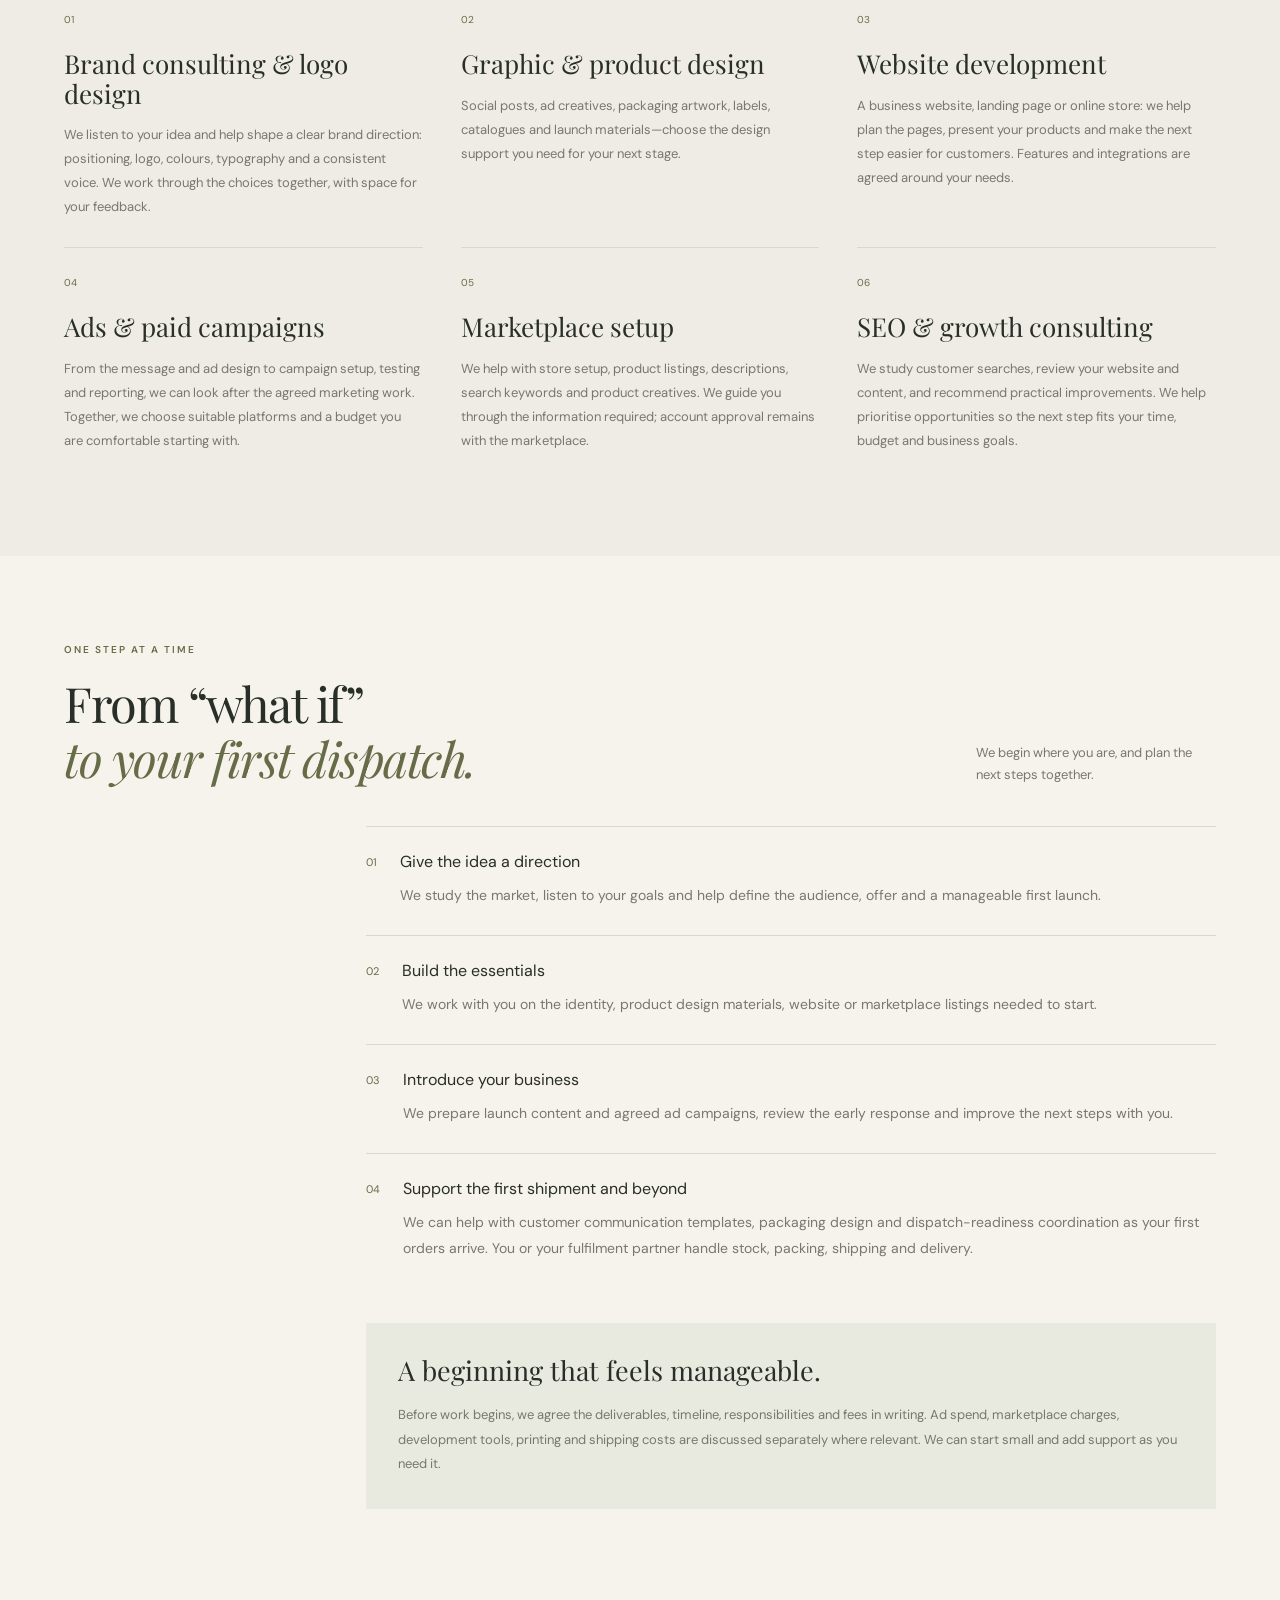
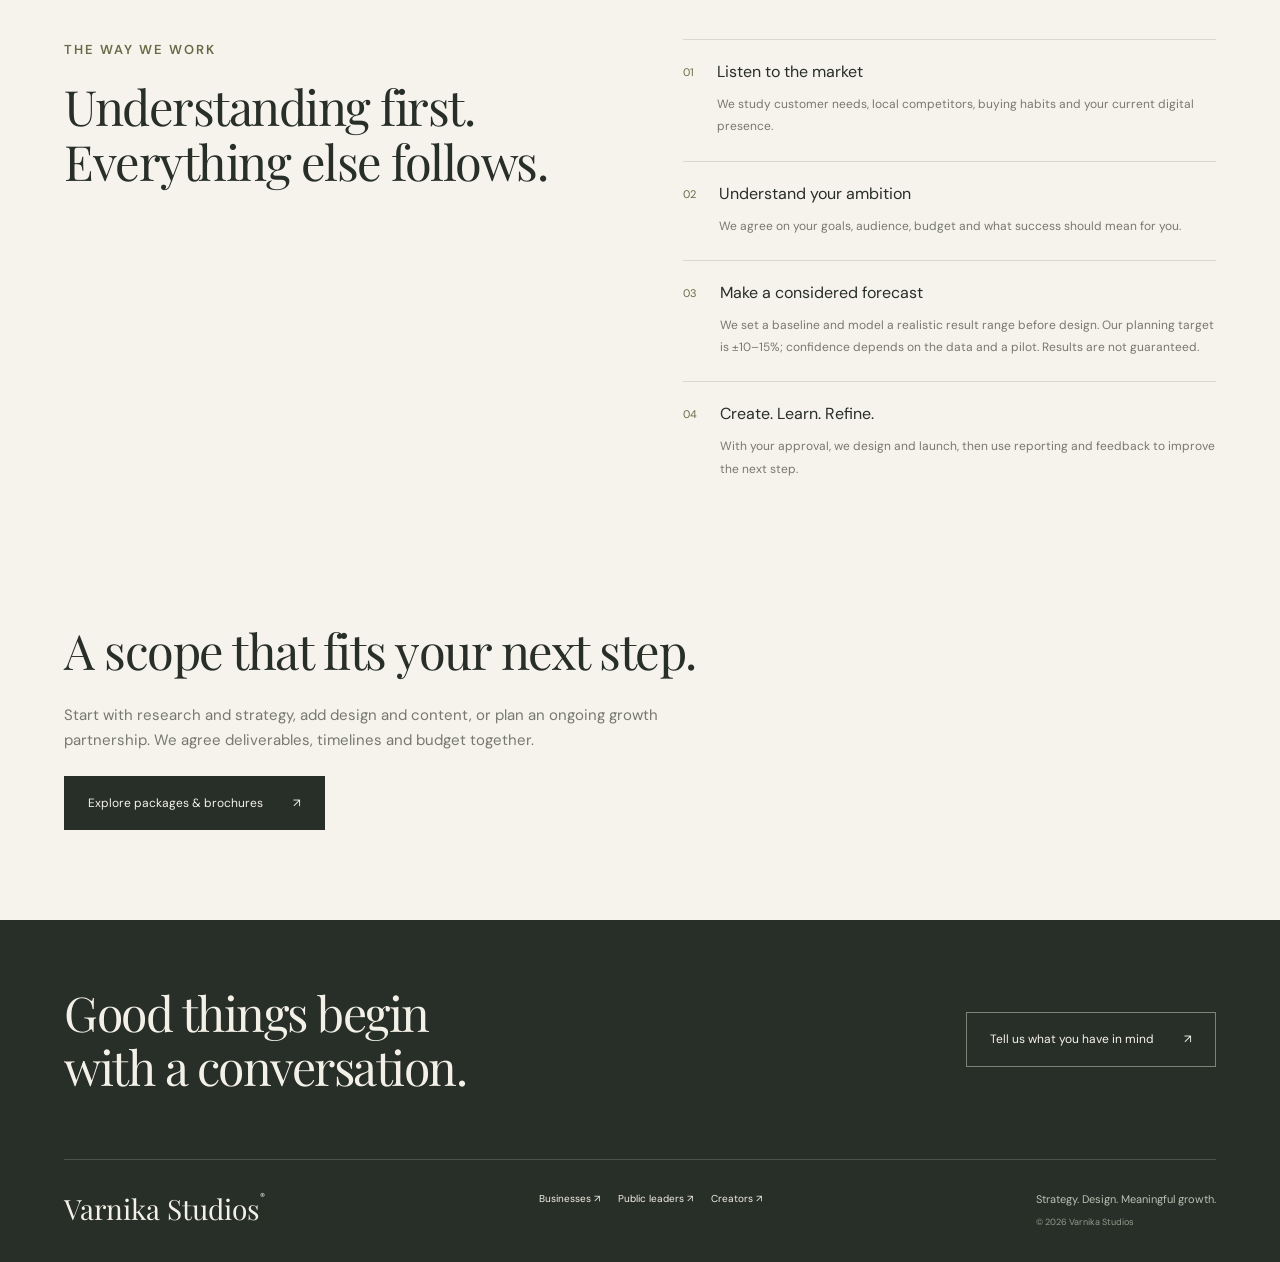
<file: small-business.html>
<!doctype html><html lang="en"><head><meta charset="utf-8"><meta name="viewport" content="width=device-width,initial-scale=1"><meta name="description" content="Varnika Studios: thoughtful digital marketing, brand strategy, design and advertising for businesses, public leaders and creators. English and Hindi."><meta name="theme-color" content="#f6f3ec"><title>For small & medium businesses — Varnika Studios</title><link rel="icon" href="assets/images/varnika-logo.png"><link rel="stylesheet" href="assets/css/style.css?v=20261019-nav3"><script defer src="assets/js/main.js?v=20261019-nav3"></script></head><body><a class="skip" href="#main">Skip to content / मुख्य सामग्री</a><header><a class="brand" href="index.html"><img src="assets/images/varnika-logo.png" alt="Varnika Studios"><span>VARNIKA <small>STUDIOS</small></span></a><nav id="navigation" aria-label="Main navigation"><a class="" href="index.html#people"><span class="" data-en="Who we help" data-hi="हम किसके साथ हैं">Who we help</span> <span aria-hidden="true">↗</span></a><a class="" href="services.html"><span class="" data-en="Our services" data-hi="हमारी सेवाएँ">Our services</span> <span aria-hidden="true">↗</span></a><a class="" href="index.html#approach"><span class="" data-en="Our approach" data-hi="हमारा तरीका">Our approach</span> <span aria-hidden="true">↗</span></a><a href="people.html"><span class="" data-en="Our people" data-hi="हमारी टीम">Our people</span></a><a class="nav-ai" href="ai-workflow.html"><span class="" data-en="AI &amp; our process" data-hi="AI और हमारी प्रक्रिया">AI & our process</span></a></nav><div class="nav-actions"><button id="language" aria-label="Switch to Hindi">हिंदी</button><a class="nav-cta" href="contact.html"><span class="" data-en="Let’s talk" data-hi="बात करें">Let’s talk</span> <span aria-hidden="true">↗</span></a><button id="menu" aria-label="Open menu" aria-expanded="false">☰</button></div></header><a class="mobile-ai" href="ai-workflow.html"><span aria-hidden="true">✦</span> <span data-en="Our AI process" data-hi="हमारी AI प्रक्रिया">Our AI process</span> <span aria-hidden="true">↗</span></a><main id="main"><section class="page-intro wrap"><p class="eyebrow" data-en="01 / FOR BUSINESSES" data-hi="01 / व्यवसायों के लिए">01 / FOR BUSINESSES</p><h1 class="" data-en="Small business.&lt;br&gt;Big possibilities." data-hi="छोटा व्यवसाय।&lt;br&gt;बड़ी संभावनाएँ।">Small business.<br>Big possibilities.</h1><p class="lead" data-en="From a neighbourhood favourite to a brand more people discover, choose and return to." data-hi="आपके अपने इलाके से आगे—एक ऐसा ब्रांड जिसे लोग खोजें, चुनें और फिर लौटें।">From a neighbourhood favourite to a brand more people discover, choose and return to.</p></section><section class="audience-banner business wrap"><h2 class="" data-en="Build recognition. Bring the right enquiries." data-hi="पहचान बनाएँ। सही पूछताछ पाएँ।">Build recognition. Bring the right enquiries.</h2><p class="lead" data-en="Brand identity, local discovery, social media management, product creative and ads aligned with your business goals." data-hi="ब्रांड पहचान, स्थानीय पहुँच, सोशल मीडिया प्रबंधन, प्रोडक्ट क्रिएटिव और आपके व्यावसायिक लक्ष्यों के अनुसार विज्ञापन।">Brand identity, local discovery, social media management, product creative and ads aligned with your business goals.</p></section><section class="business-story wrap"><div><p class="eyebrow" data-en="FROM AN IDEA TO SOMETHING OF YOUR OWN" data-hi="एक विचार से आपके अपने व्यवसाय तक">FROM AN IDEA TO SOMETHING OF YOUR OWN</p><h2 class="" data-en="You bring the idea.&lt;br&gt;&lt;em&gt;We help you give it a beginning.&lt;/em&gt;" data-hi="विचार आपका।&lt;br&gt;&lt;em&gt;उसे शुरुआत देने में साथ हमारा।&lt;/em&gt;">You bring the idea.<br><em>We help you give it a beginning.</em></h2></div><div><p class="" data-en="Starting a business brings a lot of small decisions. You may be choosing a name, preparing your first product or wondering where to sell. You do not need to have every answer before we talk." data-hi="व्यवसाय की शुरुआत में कई छोटे-बड़े फ़ैसले होते हैं। शायद आप नाम चुन रहे हों, पहला प्रोडक्ट तैयार कर रहे हों या सोच रहे हों कि बिक्री कहाँ से शुरू करें। हमसे बात करने से पहले हर जवाब आपके पास होना ज़रूरी नहीं।">Starting a business brings a lot of small decisions. You may be choosing a name, preparing your first product or wondering where to sell. You do not need to have every answer before we talk.</p><p class="" data-en="We can support you from the first idea and logo through launch preparation and the steps towards your first product shipment. You focus on your product and customers; we help take care of the branding, design and marketing we agree together." data-hi="पहले विचार और लोगो से लेकर लॉन्च की तैयारी और पहली प्रोडक्ट शिपमेंट तक के कदमों में हम आपका साथ दे सकते हैं। आप अपने प्रोडक्ट और ग्राहकों पर ध्यान दें; ब्रांडिंग, डिज़ाइन और मार्केटिंग का जो काम मिलकर तय होगा, उसे सँभालने में हम साथ रहेंगे।">We can support you from the first idea and logo through launch preparation and the steps towards your first product shipment. You focus on your product and customers; we help take care of the branding, design and marketing we agree together.</p><p class="" data-en="And if you need just one service—a logo, a website, a design or a paid campaign—that is a good place to begin, too." data-hi="और अगर आपको केवल एक सेवा चाहिए—लोगो, वेबसाइट, डिज़ाइन या पेड कैंपेन—तो वह भी शुरुआत का अच्छा तरीका है।">And if you need just one service—a logo, a website, a design or a paid campaign—that is a good place to begin, too.</p></div></section><section class="business-services"><div class="wrap"><div class="section-heading"><div><p class="eyebrow" data-en="SUPPORT WHERE YOU NEED IT" data-hi="जहाँ ज़रूरत हो, वहाँ साथ">SUPPORT WHERE YOU NEED IT</p><h2 class="" data-en="One service.&lt;br&gt;Or support for the whole beginning." data-hi="किसी एक काम में मदद।&lt;br&gt;या पूरी शुरुआत में साथ।">One service.<br>Or support for the whole beginning.</h2></div><p class="" data-en="Choose individual services or bring them together into a launch plan that fits your business." data-hi="अलग-अलग सेवाएँ चुनें या उन्हें अपने व्यवसाय के अनुसार एक लॉन्च योजना में जोड़ें।">Choose individual services or bring them together into a launch plan that fits your business.</p></div><div class="consulting-grid"><article><span class="consulting-number">01</span><h3 class="" data-en="Brand consulting &amp; logo design" data-hi="ब्रांड परामर्श और लोगो डिज़ाइन">Brand consulting & logo design</h3><p class="" data-en="We listen to your idea and help shape a clear brand direction: positioning, logo, colours, typography and a consistent voice. We work through the choices together, with space for your feedback." data-hi="आपका विचार सुनकर ब्रांड की स्पष्ट दिशा बनाने में मदद करते हैं: पोज़िशनिंग, लोगो, रंग, अक्षर शैली और एक जैसी ब्रांड आवाज़। विकल्पों पर मिलकर काम करते हैं और आपकी राय को जगह देते हैं।">We listen to your idea and help shape a clear brand direction: positioning, logo, colours, typography and a consistent voice. We work through the choices together, with space for your feedback.</p></article><article><span class="consulting-number">02</span><h3 class="" data-en="Graphic &amp; product design" data-hi="ग्राफ़िक और प्रोडक्ट डिज़ाइन">Graphic & product design</h3><p class="" data-en="Social posts, ad creatives, packaging artwork, labels, catalogues and launch materials—choose the design support you need for your next stage." data-hi="सोशल पोस्ट, विज्ञापन क्रिएटिव, पैकेजिंग आर्टवर्क, लेबल, कैटलॉग और लॉन्च सामग्री—अपने अगले पड़ाव के अनुसार डिज़ाइन सहयोग चुनें।">Social posts, ad creatives, packaging artwork, labels, catalogues and launch materials—choose the design support you need for your next stage.</p></article><article><span class="consulting-number">03</span><h3 class="" data-en="Website development" data-hi="वेबसाइट डेवलपमेंट">Website development</h3><p class="" data-en="A business website, landing page or online store: we help plan the pages, present your products and make the next step easier for customers. Features and integrations are agreed around your needs." data-hi="व्यवसाय की वेबसाइट, लैंडिंग पेज या ऑनलाइन स्टोर: पेजों की योजना, प्रोडक्ट की प्रस्तुति और ग्राहकों के लिए अगला कदम आसान बनाने में मदद करते हैं। सुविधाएँ और इंटीग्रेशन आपकी ज़रूरत के अनुसार तय होते हैं।">A business website, landing page or online store: we help plan the pages, present your products and make the next step easier for customers. Features and integrations are agreed around your needs.</p></article><article><span class="consulting-number">04</span><h3 class="" data-en="Ads &amp; paid campaigns" data-hi="विज्ञापन और पेड कैंपेन">Ads & paid campaigns</h3><p class="" data-en="From the message and ad design to campaign setup, testing and reporting, we can look after the agreed marketing work. Together, we choose suitable platforms and a budget you are comfortable starting with." data-hi="संदेश और विज्ञापन डिज़ाइन से लेकर कैंपेन सेटअप, परीक्षण और रिपोर्टिंग तक, तय मार्केटिंग कार्य हम सँभाल सकते हैं। मिलकर सही प्लेटफ़ॉर्म और ऐसा बजट चुनते हैं जिसके साथ आप सहज हों।">From the message and ad design to campaign setup, testing and reporting, we can look after the agreed marketing work. Together, we choose suitable platforms and a budget you are comfortable starting with.</p></article><article><span class="consulting-number">05</span><h3 class="" data-en="Marketplace setup" data-hi="मार्केटप्लेस सेटअप">Marketplace setup</h3><p class="" data-en="We help with store setup, product listings, descriptions, search keywords and product creatives. We guide you through the information required; account approval remains with the marketplace." data-hi="स्टोर सेटअप, प्रोडक्ट लिस्टिंग, विवरण, खोज के कीवर्ड और प्रोडक्ट क्रिएटिव में मदद करते हैं। ज़रूरी जानकारी जुटाने में मार्गदर्शन देते हैं; अकाउंट की मंज़ूरी मार्केटप्लेस देता है।">We help with store setup, product listings, descriptions, search keywords and product creatives. We guide you through the information required; account approval remains with the marketplace.</p></article><article><span class="consulting-number">06</span><h3 class="" data-en="SEO &amp; growth consulting" data-hi="SEO और विकास परामर्श">SEO & growth consulting</h3><p class="" data-en="We study customer searches, review your website and content, and recommend practical improvements. We help prioritise opportunities so the next step fits your time, budget and business goals." data-hi="ग्राहकों की खोज समझते हैं, वेबसाइट और कंटेंट की समीक्षा करते हैं और व्यावहारिक सुधार सुझाते हैं। अवसरों की प्राथमिकता तय करते हैं, ताकि अगला कदम आपके समय, बजट और व्यावसायिक लक्ष्य के अनुसार हो।">We study customer searches, review your website and content, and recommend practical improvements. We help prioritise opportunities so the next step fits your time, budget and business goals.</p></article></div></div></section><section class="business-journey wrap"><div class="section-heading"><div><p class="eyebrow" data-en="ONE STEP AT A TIME" data-hi="एक-एक कदम साथ">ONE STEP AT A TIME</p><h2 class="" data-en="From “what if”&lt;br&gt;&lt;em&gt;to your first dispatch.&lt;/em&gt;" data-hi="“अगर ऐसा करें” से&lt;br&gt;&lt;em&gt;पहली शिपमेंट तक।&lt;/em&gt;">From “what if”<br><em>to your first dispatch.</em></h2></div><p class="" data-en="We begin where you are, and plan the next steps together." data-hi="आप जहाँ हैं, वहीं से शुरू करके अगले कदम मिलकर तय करते हैं।">We begin where you are, and plan the next steps together.</p></div><div class="steps"><article><span class="number">01</span><div><h3 class="" data-en="Give the idea a direction" data-hi="विचार को दिशा दें">Give the idea a direction</h3><p class="" data-en="We study the market, listen to your goals and help define the audience, offer and a manageable first launch." data-hi="बाज़ार का अध्ययन करते हैं, आपके लक्ष्य सुनते हैं और दर्शक, पेशकश तथा सहज शुरुआती लॉन्च तय करने में मदद करते हैं।">We study the market, listen to your goals and help define the audience, offer and a manageable first launch.</p></div></article><article><span class="number">02</span><div><h3 class="" data-en="Build the essentials" data-hi="ज़रूरी चीज़ें तैयार करें">Build the essentials</h3><p class="" data-en="We work with you on the identity, product design materials, website or marketplace listings needed to start." data-hi="शुरुआत के लिए ज़रूरी पहचान, प्रोडक्ट की डिज़ाइन सामग्री, वेबसाइट या मार्केटप्लेस लिस्टिंग पर आपके साथ काम करते हैं।">We work with you on the identity, product design materials, website or marketplace listings needed to start.</p></div></article><article><span class="number">03</span><div><h3 class="" data-en="Introduce your business" data-hi="व्यवसाय को लोगों तक पहुँचाएँ">Introduce your business</h3><p class="" data-en="We prepare launch content and agreed ad campaigns, review the early response and improve the next steps with you." data-hi="लॉन्च कंटेंट और तय विज्ञापन कैंपेन तैयार करते हैं, शुरुआती प्रतिक्रिया देखते हैं और आपके साथ अगले कदम बेहतर बनाते हैं।">We prepare launch content and agreed ad campaigns, review the early response and improve the next steps with you.</p></div></article><article><span class="number">04</span><div><h3 class="" data-en="Support the first shipment and beyond" data-hi="पहली शिपमेंट से आगे तक साथ">Support the first shipment and beyond</h3><p class="" data-en="We can help with customer communication templates, packaging design and dispatch-readiness coordination as your first orders arrive. You or your fulfilment partner handle stock, packing, shipping and delivery." data-hi="पहले ऑर्डर आने पर ग्राहक संवाद के टेम्पलेट, पैकेजिंग डिज़ाइन और डिस्पैच की तैयारी के समन्वय में मदद कर सकते हैं। स्टॉक, पैकिंग, शिपिंग और डिलीवरी आप या आपके फ़ुलफ़िलमेंट पार्टनर सँभालते हैं।">We can help with customer communication templates, packaging design and dispatch-readiness coordination as your first orders arrive. You or your fulfilment partner handle stock, packing, shipping and delivery.</p></div></article></div><div class="business-scope"><h3 class="" data-en="A beginning that feels manageable." data-hi="एक सहज शुरुआत।">A beginning that feels manageable.</h3><p class="" data-en="Before work begins, we agree the deliverables, timeline, responsibilities and fees in writing. Ad spend, marketplace charges, development tools, printing and shipping costs are discussed separately where relevant. We can start small and add support as you need it." data-hi="काम शुरू होने से पहले काम का दायरा, समय, ज़िम्मेदारियाँ और फ़ीस लिखित रूप में तय करते हैं। जहाँ लागू हों, विज्ञापन बजट, मार्केटप्लेस शुल्क, डेवलपमेंट टूल, प्रिंटिंग और शिपिंग के खर्च पर अलग से बात करते हैं। छोटी शुरुआत कर सकते हैं और ज़रूरत के साथ सहयोग बढ़ा सकते हैं।">Before work begins, we agree the deliverables, timeline, responsibilities and fees in writing. Ad spend, marketplace charges, development tools, printing and shipping costs are discussed separately where relevant. We can start small and add support as you need it.</p></div></section><section class="process wrap" id="approach"><div class="section-heading"><p class="eyebrow" data-en="THE WAY WE WORK" data-hi="हमारा काम करने का तरीका">THE WAY WE WORK</p><h2 class="" data-en="Understanding first.&lt;br&gt;Everything else follows." data-hi="पहले समझना।&lt;br&gt;फिर आगे बढ़ना।">Understanding first.<br>Everything else follows.</h2></div><div class="steps"><article><span class="number">01</span><div><h3 class="" data-en="Listen to the market" data-hi="बाज़ार को समझें">Listen to the market</h3><p class="" data-en="We study customer needs, local competitors, buying habits and your current digital presence." data-hi="हम ग्राहकों की ज़रूरतों, स्थानीय प्रतिस्पर्धा, खरीदारी के व्यवहार और आपकी डिजिटल मौजूदगी का अध्ययन करते हैं।">We study customer needs, local competitors, buying habits and your current digital presence.</p></div></article><article><span class="number">02</span><div><h3 class="" data-en="Understand your ambition" data-hi="आपका लक्ष्य जानें">Understand your ambition</h3><p class="" data-en="We agree on your goals, audience, budget and what success should mean for you." data-hi="आपके लक्ष्य, दर्शक, बजट और सफलता का अर्थ मिलकर तय करते हैं।">We agree on your goals, audience, budget and what success should mean for you.</p></div></article><article><span class="number">03</span><div><h3 class="" data-en="Make a considered forecast" data-hi="सोच-समझकर अनुमान लगाएँ">Make a considered forecast</h3><p class="" data-en="We set a baseline and model a realistic result range before design. Our planning target is ±10–15%; confidence depends on the data and a pilot. Results are not guaranteed." data-hi="डिज़ाइन से पहले शुरुआती स्थिति और संभावित परिणामों की सीमा तय करते हैं। योजना में ±10–15% का लक्ष्य रखते हैं; भरोसा डेटा और शुरुआती परीक्षण पर निर्भर है। परिणाम की गारंटी नहीं है।">We set a baseline and model a realistic result range before design. Our planning target is ±10–15%; confidence depends on the data and a pilot. Results are not guaranteed.</p></div></article><article><span class="number">04</span><div><h3 class="" data-en="Create. Learn. Refine." data-hi="बनाएँ। सीखें। बेहतर करें।">Create. Learn. Refine.</h3><p class="" data-en="With your approval, we design and launch, then use reporting and feedback to improve the next step." data-hi="आपकी सहमति से डिज़ाइन और लॉन्च करते हैं। रिपोर्ट और प्रतिक्रिया से अगले कदम को बेहतर बनाते हैं।">With your approval, we design and launch, then use reporting and feedback to improve the next step.</p></div></article></div></section><section class="wrap next-step"><h2 class="" data-en="A scope that fits your next step." data-hi="आपके अगले कदम के अनुसार सेवाएँ।">A scope that fits your next step.</h2><p class="" data-en="Start with research and strategy, add design and content, or plan an ongoing growth partnership. We agree deliverables, timelines and budget together." data-hi="रिसर्च और रणनीति से शुरू करें, डिज़ाइन और कंटेंट जोड़ें, या नियमित विकास के लिए साथ काम करें। काम, समय और बजट मिलकर तय करेंगे।">Start with research and strategy, add design and content, or plan an ongoing growth partnership. We agree deliverables, timelines and budget together.</p><a class="button" href="services.html#packages"><span class="" data-en="Explore packages &amp; brochures" data-hi="पैकेज और ब्रोशर देखें">Explore packages & brochures</span> <span aria-hidden="true">↗</span></a></section></main><footer><div class="footer-top"><div><h2 class="" data-en="Good things begin&lt;br&gt;with a conversation." data-hi="अच्छी शुरुआत होती है&lt;br&gt;एक बातचीत से।">Good things begin<br>with a conversation.</h2></div><a class="button light" href="contact.html"><span class="" data-en="Tell us what you have in mind" data-hi="बताइए, आपके मन में क्या है">Tell us what you have in mind</span> <span aria-hidden="true">↗</span></a></div><div class="footer-bottom"><a class="wordmark" href="index.html">Varnika Studios<span>®</span></a><div><a class="" href="small-business.html"><span class="" data-en="Businesses" data-hi="व्यवसाय">Businesses</span> <span aria-hidden="true">↗</span></a><a class="" href="politicians.html"><span class="" data-en="Public leaders" data-hi="जनप्रतिनिधि">Public leaders</span> <span aria-hidden="true">↗</span></a><a class="" href="influencers.html"><span class="" data-en="Creators" data-hi="क्रिएटर्स">Creators</span> <span aria-hidden="true">↗</span></a></div><div><p class="" data-en="Strategy. Design. Meaningful growth." data-hi="रणनीति। डिज़ाइन। सार्थक विकास।">Strategy. Design. Meaningful growth.</p><small>© 2026 Varnika Studios</small></div></div></footer></body></html>
</file>
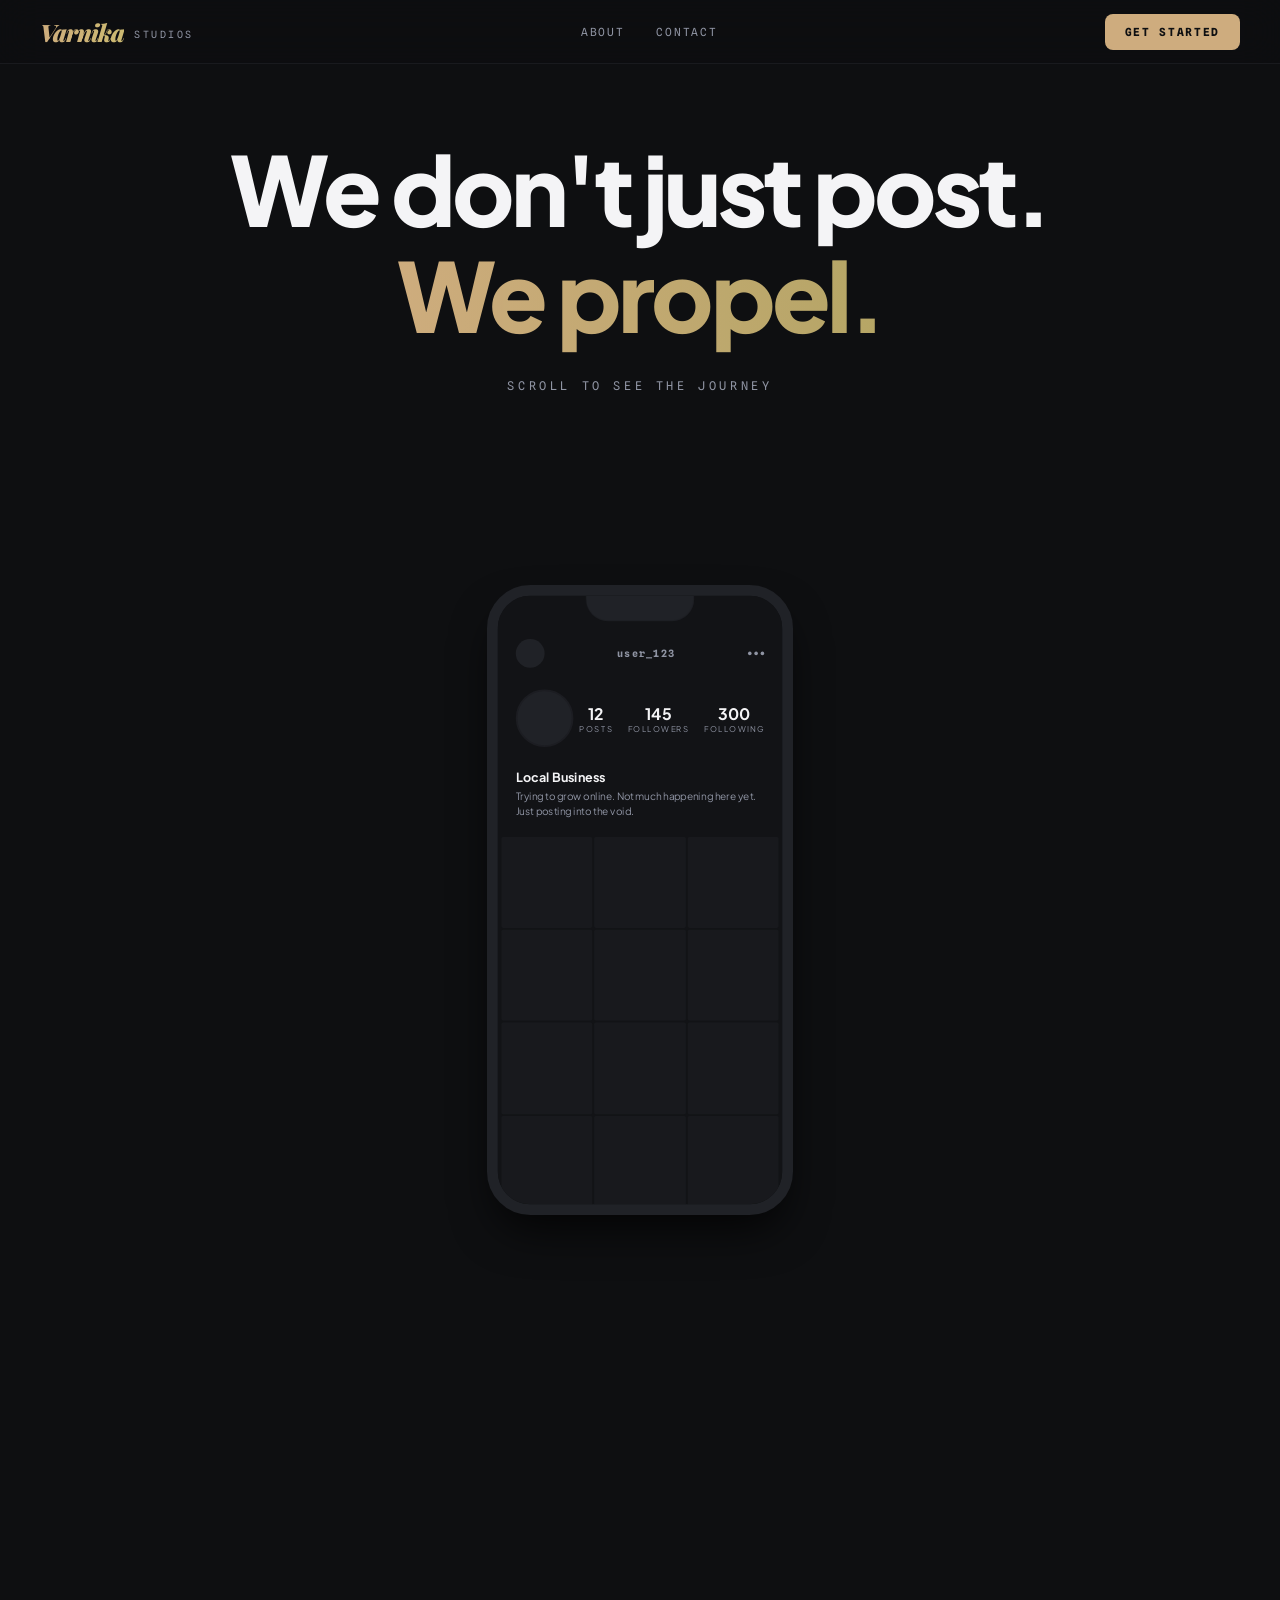
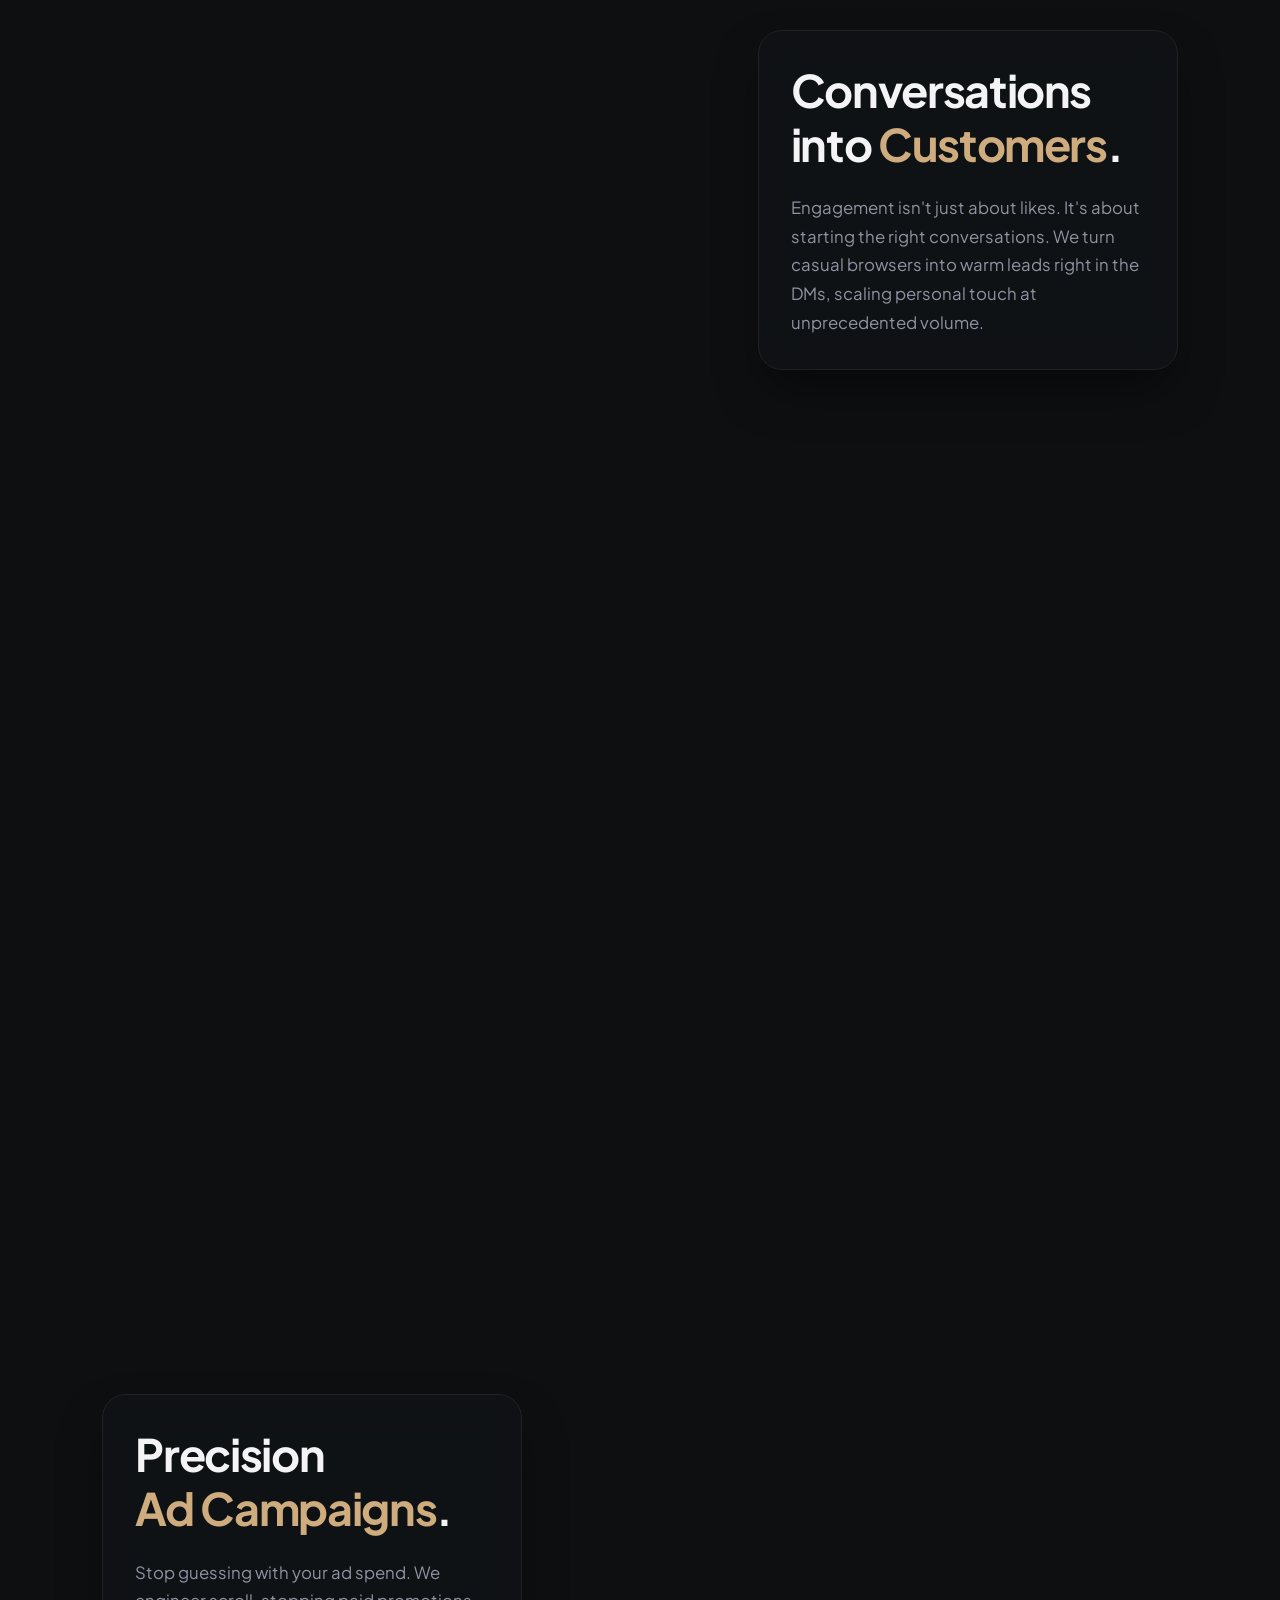
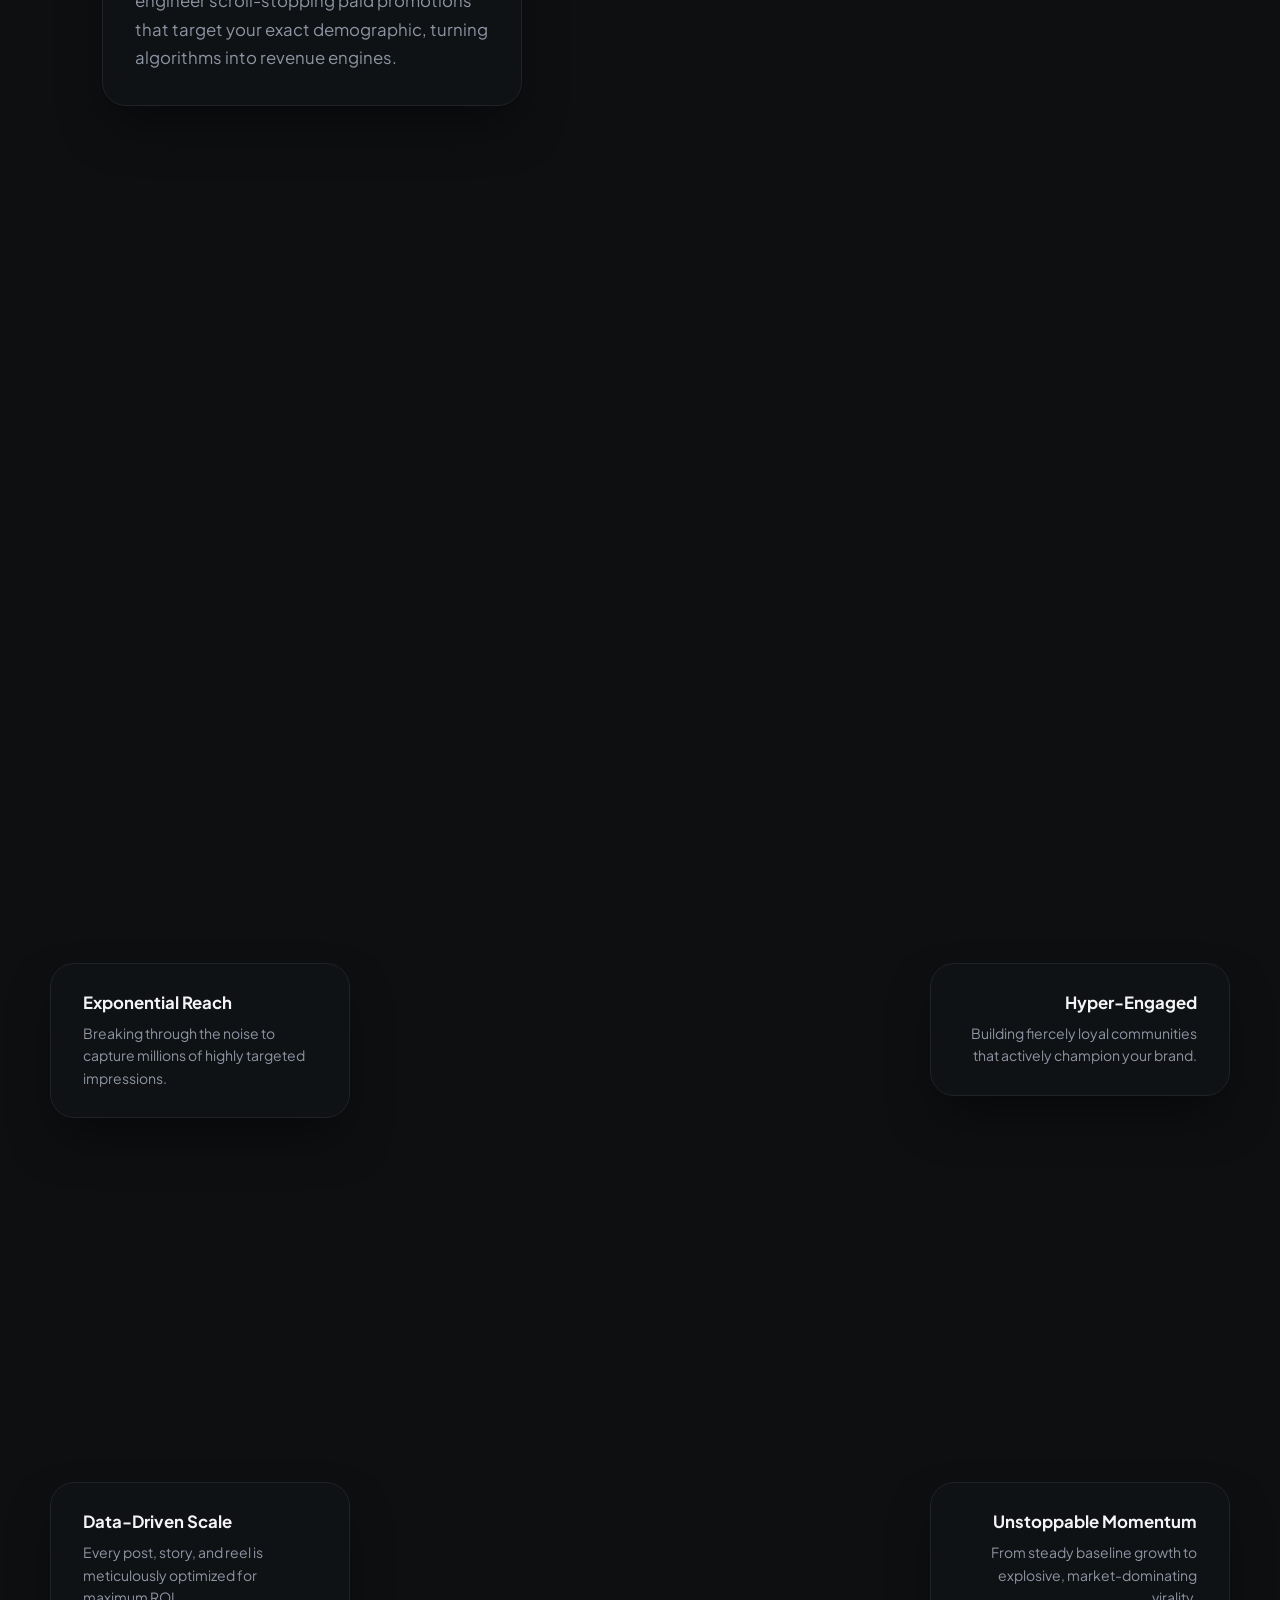
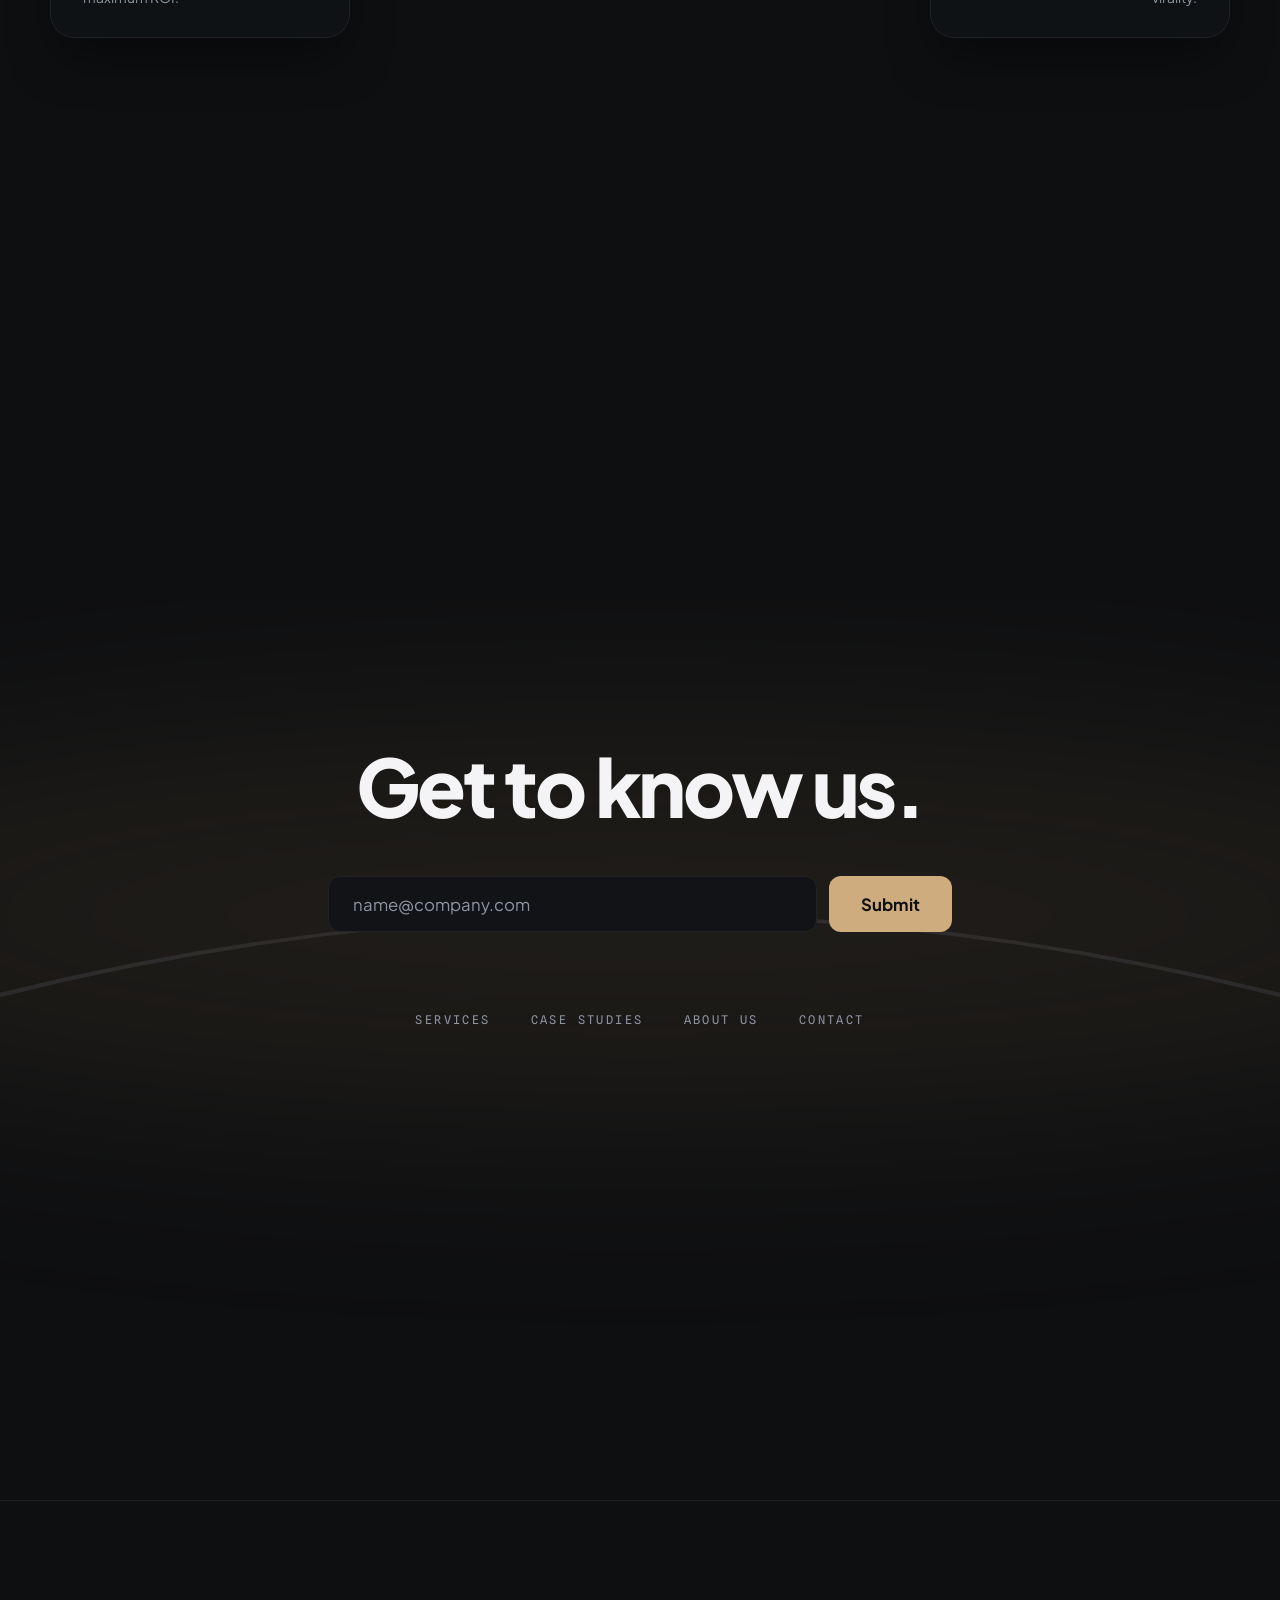
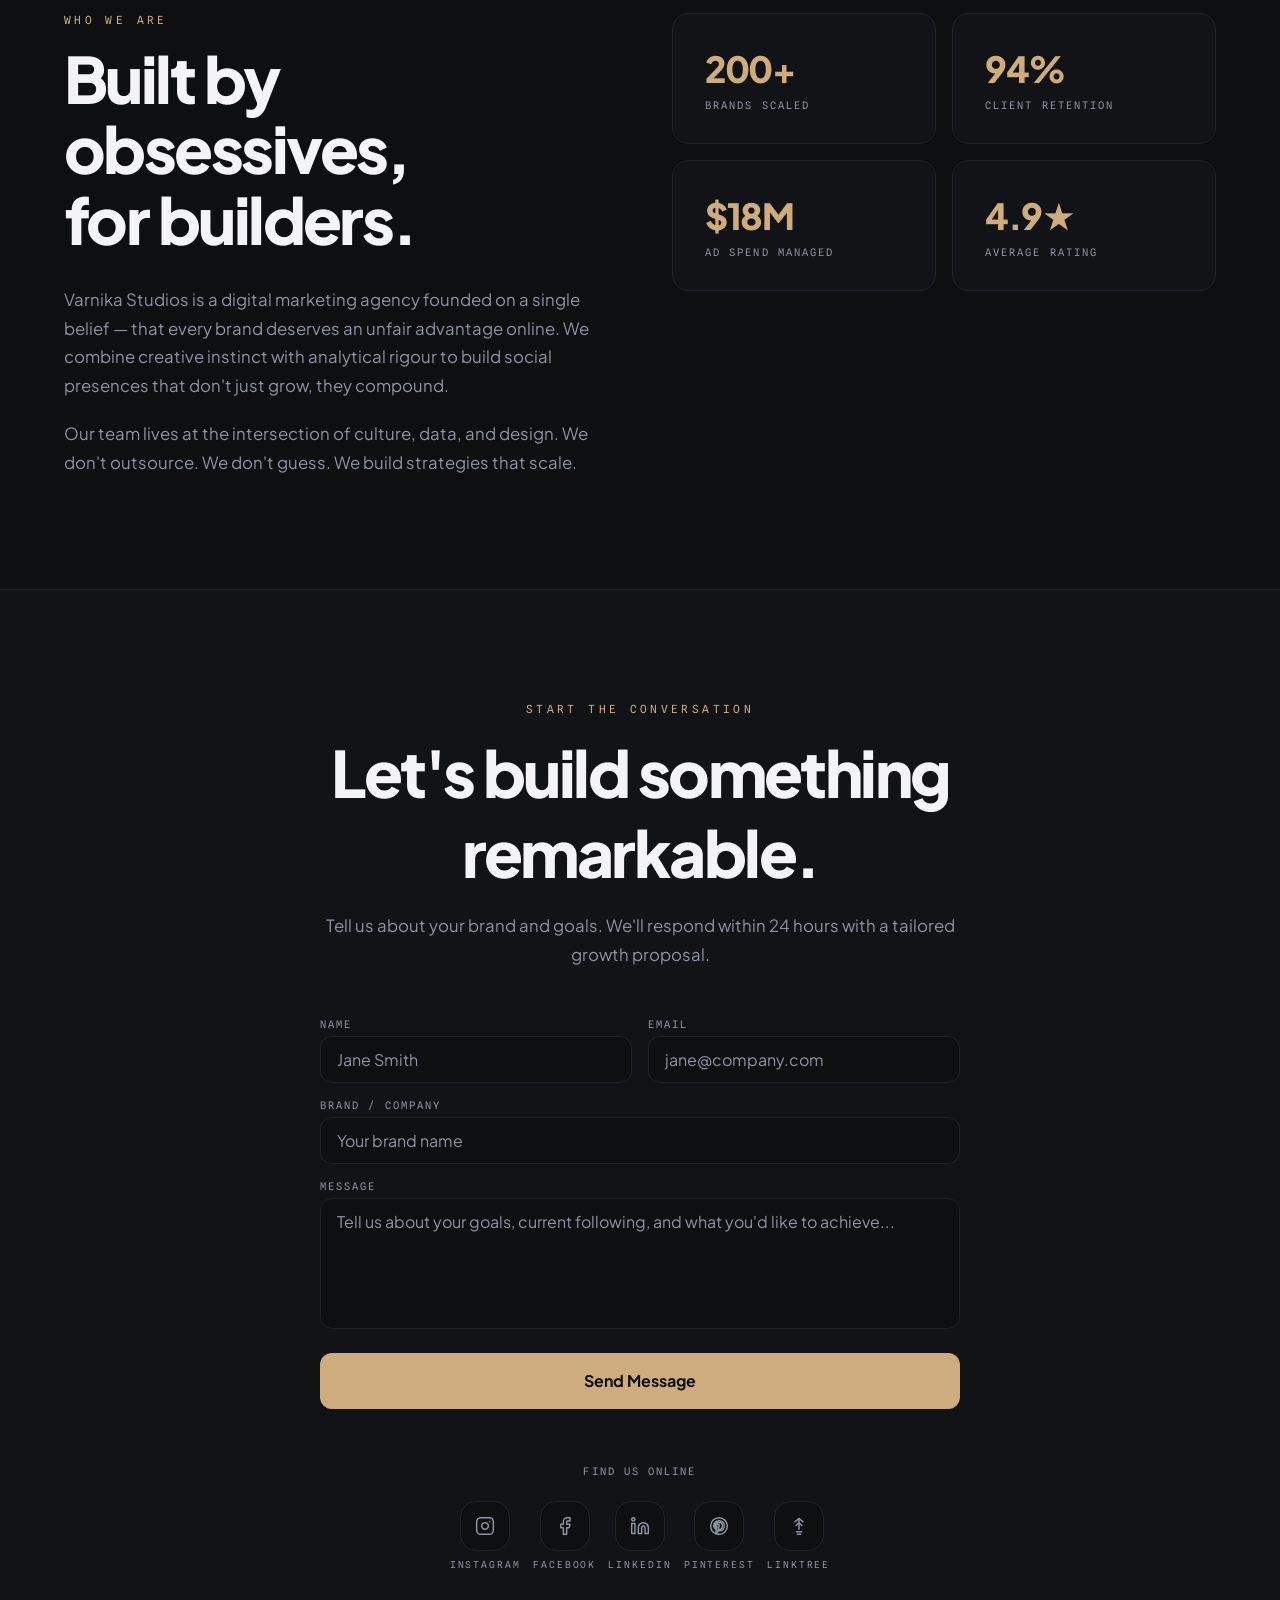
<file: backup/index-original.html>
<!DOCTYPE html>
<html lang="en">
<head>
  <meta charset="UTF-8" />
  <meta name="viewport" content="width=device-width, initial-scale=1.0" />
  <title>Varnika Studios — We Don't Just Post. We Propel.</title>
  <link rel="preconnect" href="https://fonts.googleapis.com" />
  <link rel="preconnect" href="https://fonts.gstatic.com" crossorigin />
  <link href="https://fonts.googleapis.com/css2?family=Plus+Jakarta+Sans:ital,wght@0,400;0,500;0,700;0,800;0,900;1,400&family=Spline+Sans+Mono:wght@400;500;700&family=Playfair+Display:ital,wght@1,900&display=swap" rel="stylesheet" />
  <style>
    /* ── CSS Variables ─────────────────────────────────────────────────── */
    :root {
      --bg:         hsl(224, 10%, 6%);
      --fg:         hsl(224, 10%, 96%);
      --primary:    hsl(35, 45%, 65%);
      --primary-fg: hsl(224, 10%, 6%);
      --muted:      hsl(224, 10%, 12%);
      --muted-fg:   hsl(224, 10%, 60%);
      --border:     hsl(224, 10%, 14%);
      --card:       hsl(224, 10%, 8%);
    }

    /* ── Reset ─────────────────────────────────────────────────────────── */
    *, *::before, *::after { box-sizing: border-box; margin: 0; padding: 0; }
    html { scroll-behavior: auto; }
    body {
      background: var(--bg);
      color: var(--fg);
      font-family: 'Plus Jakarta Sans', sans-serif;
      -webkit-font-smoothing: antialiased;
      overflow-x: hidden;
    }

    /* ── Phone Mockup (fixed) ──────────────────────────────────────────── */
    #phone-wrapper {
      position: fixed;
      top: 50%;
      left: 50%;
      z-index: 20;
      pointer-events: none;
      /* JS will set transform: translate(calc(-50% + Xpx), calc(-50% + Ypx)) rotate() scale() */
    }
    #phone {
      position: relative;
      width: 300px;
      height: 620px;
      border-radius: 3rem;
      border: 12px solid var(--border);
      background: var(--card);
      box-shadow: 0 25px 50px -12px rgba(0,0,0,.8);
      overflow: hidden;
    }
    @media (min-width: 768px) {
      #phone { width: 340px; height: 700px; }
    }
    #phone-notch {
      position: absolute;
      top: 0; left: 50%;
      transform: translateX(-50%);
      width: 120px; height: 28px;
      background: var(--border);
      border-radius: 0 0 1.5rem 1.5rem;
      z-index: 50;
    }

    /* ── Phone Screen Layers ───────────────────────────────────────────── */
    .phone-screen {
      position: absolute;
      inset: 0;
      z-index: 10;
      opacity: 0;
    }
    .screen-bg {
      background: var(--card);
      color: var(--fg);
      height: 100%;
      display: flex;
      flex-direction: column;
    }

    /* Screen 1 — Profile */
    .s1-header {
      display: flex; align-items: center; justify-content: space-between;
      padding: 3rem 1.25rem 1rem;
    }
    .s1-avatar-sm { width: 2rem; height: 2rem; border-radius: 50%; background: var(--border); }
    .s1-username { font-family: 'Spline Sans Mono', monospace; font-size: .7rem; font-weight: 700; letter-spacing: .1em; color: var(--muted-fg); }
    .s1-dots { display: flex; gap: .2rem; }
    .s1-dot  { width: .25rem; height: .25rem; border-radius: 50%; background: var(--muted-fg); }
    .s1-stats { display: flex; align-items: center; justify-content: space-between; padding: .5rem 1.25rem 1.5rem; }
    .s1-avatar-lg { width: 4rem; height: 4rem; border-radius: 50%; background: var(--border); border: 2px solid var(--muted); flex-shrink: 0; }
    .s1-counters { display: flex; gap: 1rem; text-align: center; }
    .s1-counter-num { font-weight: 700; font-size: 1.1rem; }
    .s1-counter-label { font-size: .55rem; color: var(--muted-fg); text-transform: uppercase; letter-spacing: .15em; }
    .s1-bio { padding: 0 1.25rem 1.25rem; }
    .s1-bio-name { font-weight: 700; font-size: .875rem; margin-bottom: .25rem; }
    .s1-bio-text { color: var(--muted-fg); font-size: .7rem; line-height: 1.5; }
    .s1-grid { display: grid; grid-template-columns: repeat(3,1fr); gap: 2px; flex: 1; padding: 0 .25rem; }
    .s1-thumb { aspect-ratio: 1; background: rgba(30,32,37,.5); border-radius: 2px; }

    /* Screen 2 — DMs */
    .s2-title {
      text-align: center; font-weight: 700; font-size: .7rem; letter-spacing: .25em;
      text-transform: uppercase; color: var(--muted-fg);
      padding: 3rem 1rem 1rem; border-bottom: 1px solid var(--border); margin-bottom: 1.25rem;
    }
    .s2-messages { display: flex; flex-direction: column; gap: 1.1rem; padding: 0 1rem; }
    .s2-row { display: flex; align-items: flex-end; gap: .5rem; }
    .s2-row.right { justify-content: flex-end; }
    .s2-avatar { width: 2rem; height: 2rem; border-radius: 50%; background: var(--border); flex-shrink: 0; }
    .s2-bubble { padding: .75rem 1rem; border-radius: 1.25rem; font-size: .68rem; line-height: 1.55; max-width: 85%; }
    .s2-bubble.in  { background: var(--muted); color: var(--muted-fg); border-bottom-left-radius: 4px; }
    .s2-bubble.out { background: var(--primary); color: var(--primary-fg); border-bottom-right-radius: 4px; font-weight: 500; }

    /* Screen 3 — Ad */
    .s3-header { display: flex; align-items: center; gap: .75rem; padding: 3rem 1rem 1rem; }
    .s3-logo {
      width: 2.5rem; height: 2.5rem; border-radius: 50%; background: var(--primary);
      display: flex; align-items: center; justify-content: center; flex-shrink: 0;
    }
    .s3-logo svg { width: 1.25rem; height: 1.25rem; stroke: var(--primary-fg); }
    .s3-agency { font-weight: 700; font-size: .875rem; letter-spacing: .05em; }
    .s3-sponsored { font-size: .6rem; color: var(--muted-fg); text-transform: uppercase; letter-spacing: .2em; margin-top: .1rem; }
    .s3-image {
      position: relative; overflow: hidden;
      border-top: 1px solid var(--border); border-bottom: 1px solid var(--border);
      background: linear-gradient(135deg, var(--muted), var(--bg));
      padding: 1.5rem; display: flex; flex-direction: column; justify-content: space-between; min-height: 190px;
    }
    .s3-glow {
      position: absolute; top: 0; right: 0;
      width: 8rem; height: 8rem;
      background: rgba(201,169,110,.1); filter: blur(2rem); border-radius: 50%;
    }
    .s3-headline {
      font-family: 'Playfair Display', serif;
      font-weight: 900; font-style: italic;
      font-size: 2.5rem; letter-spacing: -.04em; line-height: .9;
      position: relative; z-index: 1;
    }
    .s3-cta {
      width: 100%; padding: .875rem;
      background: var(--primary); color: var(--primary-fg);
      font-weight: 700; text-align: center; border-radius: .75rem;
      font-size: .65rem; letter-spacing: .15em; text-transform: uppercase;
      position: relative; z-index: 1; margin-top: 1rem;
    }
    .s3-stats { padding: .75rem 1rem; }
    .s3-likes { display: flex; justify-content: space-between; align-items: center; font-weight: 700; font-size: .875rem; margin-bottom: .375rem; }
    .s3-conv { font-size: .65rem; color: var(--primary); text-transform: uppercase; letter-spacing: .1em; }
    .s3-caption { font-size: .68rem; color: var(--muted-fg); line-height: 1.5; }
    .s3-caption strong { color: var(--fg); font-weight: 700; margin-right: .4rem; }

    /* Screen 4 — Stats */
    .s4-wrap { position: relative; overflow: hidden; height: 100%; display: flex; flex-direction: column; justify-content: center; padding: 0 1.5rem; }
    .s4-glow {
      position: absolute; top: 25%; left: 25%;
      width: 10rem; height: 10rem;
      background: rgba(201,169,110,.1); filter: blur(50px); border-radius: 50%;
    }
    .s4-inner { position: relative; z-index: 1; display: flex; flex-direction: column; height: 100%; padding: 4rem 0; }
    .s4-center { flex: 1; display: flex; flex-direction: column; justify-content: center; text-align: center; }
    .s4-num {
      font-family: 'Playfair Display', serif;
      font-weight: 900; font-style: italic;
      font-size: 4.5rem; letter-spacing: -.04em; line-height: 1; margin-bottom: .5rem;
    }
    .s4-lbl { color: var(--primary); font-family: 'Spline Sans Mono', monospace; font-size: .6rem; text-transform: uppercase; letter-spacing: .3em; font-weight: 700; margin-bottom: 2.5rem; }
    .s4-chart {
      height: 9rem; display: flex; align-items: flex-end; gap: 3px;
      border-bottom: 1px solid var(--border); padding-bottom: .5rem; margin-bottom: 2.5rem;
    }
    .s4-bar { flex: 1; border-radius: 2px 2px 0 0; background: linear-gradient(to top, rgba(201,169,110,.3), rgba(201,169,110,.8)); }
    .s4-dms {
      display: flex; align-items: center; justify-content: space-between;
      background: rgba(13,14,17,.5); backdrop-filter: blur(12px);
      padding: 1.25rem; border-radius: 1rem; border: 1px solid var(--border);
    }
    .s4-dms-lbl { font-size: .6rem; color: var(--muted-fg); text-transform: uppercase; letter-spacing: .15em; margin-bottom: .25rem; }
    .s4-dms-val { font-weight: 700; font-size: .875rem; }
    .s4-notif { width: 2.5rem; height: 2.5rem; border-radius: 50%; background: var(--primary); display: flex; align-items: center; justify-content: center; color: var(--primary-fg); font-weight: 900; font-size: 1.25rem; }

    /* Screen 5 — Logo */
    .s5-wrap { height: 100%; display: flex; flex-direction: column; align-items: center; justify-content: center; background: var(--bg); }
    .s5-icon { color: var(--primary); margin-bottom: 1.5rem; }
    .s5-icon svg { width: 6rem; height: 6rem; stroke: var(--primary); }
    .s5-word { font-family: 'Playfair Display', serif; font-style: italic; font-weight: 900; color: var(--primary); font-size: 2.5rem; letter-spacing: -.04em; text-transform: uppercase; }

    /* ── Page Sections ─────────────────────────────────────────────────── */
  section { position: relative; z-index: 10; }
.s-hero, .s-two, .s-three, .s-four, .s-five { pointer-events: none; }
#services, #case-studies, #about, #contact { pointer-events: auto; }
    .s-hero  { height: 150vh; }
    .s-two   { height: 150vh; }
    .s-three { height: 150vh; }
    .s-four  { height: 150vh; }
    .s-five  { height: 100vh; overflow: hidden; }

    .sticky { position: sticky; top: 0; height: 100vh; display: flex; }

    /* Hero sticky */
    .hero-sticky { flex-direction: column; align-items: center; justify-content: flex-start; padding-top: 15vh; padding-left: 1.5rem; padding-right: 1.5rem; }
    #hero-text { display: flex; flex-direction: column; align-items: center; text-align: center; }
    #hero-text h1 { font-size: clamp(2.5rem, 8vw, 6rem); font-weight: 900; letter-spacing: -.04em; line-height: 1.1; }
    .propel {
      background: linear-gradient(to right, hsl(35,45%,65%), rgba(253,230,138,.7));
      -webkit-background-clip: text; -webkit-text-fill-color: transparent; background-clip: text;
    }
    #hero-sub { margin-top: 2rem; font-family: 'Spline Sans Mono', monospace; font-size: .75rem; color: var(--muted-fg); text-transform: uppercase; letter-spacing: .3em; }

    /* Content cards (sections 2 & 3) */
    .card {
      background: rgba(17,19,22,.8); backdrop-filter: blur(20px); -webkit-backdrop-filter: blur(20px);
      padding: 2rem; border-radius: 1.5rem; border: 1px solid var(--border);
      box-shadow: 0 25px 50px -12px rgba(0,0,0,.5);
      pointer-events: auto; max-width: 420px; width: 100%;
    }
    .card h2 { font-size: clamp(1.75rem, 3.5vw, 3rem); font-weight: 700; margin-bottom: 1.5rem; letter-spacing: -.03em; line-height: 1.2; }
    .card h2 .accent { color: var(--primary); }
    .card p  { color: var(--muted-fg); font-size: 1.05rem; line-height: 1.7; }

    /* Section 2 card — right */
    .two-sticky { align-items: flex-start; justify-content: center; padding: 15vh 1.5rem 0; }
    @media (min-width: 768px) { .two-sticky { align-items: center; justify-content: flex-end; padding: 0 8vw; } }

    /* Section 3 card — left */
    .three-sticky { align-items: flex-end; justify-content: center; padding: 0 1.5rem 15vh; }
    @media (min-width: 768px) { .three-sticky { align-items: center; justify-content: flex-start; padding: 0 8vw; } }

    /* Section 4 — quadrants */
    .four-sticky { align-items: center; justify-content: center; padding: 1.5rem; }
    .quad-grid { width: 100%; max-width: 1180px; height: 75vh; position: relative; display: none; }
    @media (min-width: 768px) { .quad-grid { display: block; } }
    .qcard {
      position: absolute; max-width: 300px;
      background: rgba(17,19,22,.8); backdrop-filter: blur(20px); -webkit-backdrop-filter: blur(20px);
      padding: 1.75rem 2rem; border-radius: 1.5rem; border: 1px solid var(--border);
      box-shadow: 0 25px 50px -12px rgba(0,0,0,.5); pointer-events: auto;
    }
    .qcard h3 { font-size: 1.05rem; font-weight: 700; margin-bottom: .6rem; }
    .qcard p  { color: var(--muted-fg); font-size: .875rem; line-height: 1.6; }
    .qcard.tl { top: 0;    left:  0; }
    .qcard.tr { top: 0;    right: 0; text-align: right; }
    .qcard.bl { bottom: 0; left:  0; }
    .qcard.br { bottom: 0; right: 0; text-align: right; }

    /* Mobile section 4 */
    .quad-mobile { display: flex; flex-direction: column; justify-content: space-between; height: 85vh; width: 100%; padding: 5vh 0; pointer-events: auto; }
    @media (min-width: 768px) { .quad-mobile { display: none; } }
    .qm-card { background: rgba(17,19,22,.9); backdrop-filter: blur(20px); -webkit-backdrop-filter: blur(20px); padding: 1.5rem; border-radius: 1.5rem; border: 1px solid var(--border); box-shadow: 0 25px 50px -12px rgba(0,0,0,.5); }
    .qm-card h3 { font-size: 1.15rem; font-weight: 700; margin-bottom: .6rem; }
    .qm-card p  { color: var(--muted-fg); font-size: .875rem; line-height: 1.6; }

    /* Section 5 — Footer */
    .s-five { display: flex; flex-direction: column; align-items: center; justify-content: flex-start; padding-top: 15vh; }
    .footer-inner { text-align: center; width: 100%; max-width: 42rem; padding: 0 1.5rem; pointer-events: auto; position: relative; z-index: 40; }
    .footer-inner h2 { font-size: clamp(2.5rem, 7vw, 5rem); font-weight: 900; letter-spacing: -.04em; margin-bottom: 2.5rem; }

    .email-form { display: flex; flex-direction: column; gap: .75rem; width: 100%; }
    @media (min-width: 640px) { .email-form { flex-direction: row; } }
    .email-input {
      flex: 1; height: 3.5rem; background: var(--card); border: 1px solid var(--border);
      border-radius: .75rem; padding: 0 1.5rem; color: var(--fg);
      font-family: 'Plus Jakarta Sans', sans-serif; font-size: 1.05rem; outline: none;
      transition: border-color .2s, box-shadow .2s;
    }
    .email-input::placeholder { color: var(--muted-fg); }
    .email-input:focus { border-color: var(--primary); box-shadow: 0 0 0 2px rgba(201,169,110,.2); }
    .submit-btn {
      height: 3.5rem; padding: 0 2rem; background: var(--primary); color: var(--primary-fg);
      font-family: 'Plus Jakarta Sans', sans-serif; font-size: 1.05rem; font-weight: 700;
      border: none; border-radius: .75rem; cursor: pointer; white-space: nowrap; transition: opacity .2s;
    }
    .submit-btn:hover { opacity: .9; }
    .success-msg {
      height: 3.5rem; display: none; align-items: center; justify-content: center;
      background: rgba(201,169,110,.1); color: var(--primary);
      border: 1px solid rgba(201,169,110,.2); border-radius: .75rem;
      font-weight: 700; font-size: 1.05rem;
    }

    .footer-links { display: flex; flex-wrap: wrap; justify-content: center; gap: 1.5rem 2.5rem; margin-top: 5rem; font-family: 'Spline Sans Mono', monospace; font-size: .75rem; text-transform: uppercase; letter-spacing: .2em; }
    .footer-links a { color: var(--muted-fg); text-decoration: none; transition: color .2s; }
    .footer-links a:hover { color: var(--primary); }

    /* Arc */
    .footer-arc { position: absolute; bottom: 45vh; left: -25%; width: 150%; height: 40vh; pointer-events: none; z-index: 30; }
    .footer-arc svg { width: 100%; height: 100%; fill: none; stroke: hsl(224,10%,14%); stroke-width: .5; }
    .arc-glow { position: absolute; top: 50%; left: 50%; transform: translate(-50%,-50%); width: 100%; height: 100%; background: rgba(201,169,110,.1); filter: blur(120px); border-radius: 100%; }

    /* ── Navbar ─────────────────────────────────────────────────────── */
    #navbar {
      position: fixed; top: 0; left: 0; right: 0; z-index: 50;
      height: 4rem;
      display: flex; align-items: center; justify-content: space-between;
      padding: 0 2.5rem;
      border-bottom: 1px solid rgba(30,32,37,.7);
      background: rgba(13,14,17,.7);
      backdrop-filter: blur(20px);
      -webkit-backdrop-filter: blur(20px);
    }
    .nav-brand { display: flex; align-items: center; gap: .625rem; text-decoration: none; }
    .nav-title {
      font-family: 'Playfair Display', serif;
      font-style: italic; font-weight: 900;
      font-size: 1.5rem; letter-spacing: -.04em; line-height: 1;
      background: linear-gradient(to right, hsl(35,45%,65%), rgba(253,230,138,.8));
      -webkit-background-clip: text; -webkit-text-fill-color: transparent; background-clip: text;
    }
    .nav-sub {
      font-family: 'Spline Sans Mono', monospace;
      font-size: .625rem; text-transform: uppercase; letter-spacing: .25em;
      color: var(--muted-fg); margin-top: .25rem;
      display: none;
    }
    @media (min-width: 640px) { .nav-sub { display: block; } }
    .nav-links { display: none; align-items: center; gap: 2rem; }
    @media (min-width: 768px) { .nav-links { display: flex; } }
    .nav-links a {
      font-family: 'Spline Sans Mono', monospace;
      font-size: .7rem; text-transform: uppercase; letter-spacing: .15em;
      color: var(--muted-fg); text-decoration: none; transition: color .2s;
    }
    .nav-links a:hover { color: var(--primary); }
    .nav-cta {
      height: 2.25rem; padding: 0 1.25rem;
      display: flex; align-items: center;
      font-family: 'Spline Sans Mono', monospace;
      font-size: .7rem; font-weight: 700; text-transform: uppercase; letter-spacing: .15em;
      background: var(--primary); color: var(--primary-fg);
      border-radius: .5rem; text-decoration: none; transition: opacity .2s;
    }
    .nav-cta:hover { opacity: .9; }

    /* ── Services cards ─────────────────────────────────────────────── */
    .svc-card { background: var(--card); border: 1px solid var(--border); border-radius: 1rem; padding: 2rem; transition: border-color .2s; }
    .svc-card:hover { border-color: rgba(201,169,110,.4); }
    .svc-line { width: 2rem; height: 2px; background: var(--primary); margin-bottom: 1.5rem; transition: width .3s; }
    .svc-card:hover .svc-line { width: 4rem; }
    .svc-card h3 { font-size: 1.1rem; font-weight: 700; margin-bottom: .75rem; letter-spacing: -.02em; }
    .svc-card p  { color: var(--muted-fg); font-size: .875rem; line-height: 1.65; }

    /* ── Case study cards ───────────────────────────────────────────── */
    .cs-card { background: var(--bg); border: 1px solid var(--border); border-radius: 1rem; overflow: hidden; display: flex; flex-direction: column; transition: border-color .2s; }
    .cs-card:hover { border-color: rgba(201,169,110,.4); }
    .cs-tag  { font-family: 'Spline Sans Mono', monospace; font-size: .6rem; text-transform: uppercase; letter-spacing: .2em; color: var(--primary); }
    .cs-brand    { font-size: 1.1rem; font-weight: 700; margin-top: .5rem; margin-bottom: .25rem; letter-spacing: -.02em; }
    .cs-headline { font-size: 1.35rem; font-weight: 900; letter-spacing: -.03em; margin-bottom: 1rem; }
    .cs-body     { color: var(--muted-fg); font-size: .875rem; line-height: 1.65; }
    .cs-stats    { display: grid; grid-template-columns: repeat(3,1fr); border-top: 1px solid var(--border); }
    .cs-stat     { padding: 1rem; text-align: center; border-right: 1px solid var(--border); }
    .cs-stat:last-child { border-right: none; }
    .cs-val  { color: var(--primary); font-weight: 900; font-size: 1.1rem; letter-spacing: -.02em; }
    .cs-lbl  { color: var(--muted-fg); font-size: .6rem; text-transform: uppercase; letter-spacing: .1em; margin-top: .2rem; }

    /* ── About section ──────────────────────────────────────────────── */
    @media (min-width: 768px) {
      #about > div { grid-template-columns: 1fr 1fr !important; align-items: start; }
    }
    .about-stat { background: var(--card); border: 1px solid var(--border); border-radius: 1rem; padding: 2rem; }
    .about-val  { font-size: 2.25rem; font-weight: 900; color: var(--primary); letter-spacing: -.04em; margin-bottom: .5rem; }
    .about-lbl  { font-family: 'Spline Sans Mono', monospace; font-size: .65rem; text-transform: uppercase; letter-spacing: .2em; color: var(--muted-fg); }

    /* ── Contact form ───────────────────────────────────────────────── */
    .cf-group { display: flex; flex-direction: column; gap: .375rem; }
    .cf-label { font-family: 'Spline Sans Mono', monospace; font-size: .65rem; text-transform: uppercase; letter-spacing: .2em; color: var(--muted-fg); }
    .cf-input { background: var(--bg); border: 1px solid var(--border); border-radius: .75rem; padding: .75rem 1rem; color: var(--fg); font-family: 'Plus Jakarta Sans', sans-serif; font-size: 1rem; outline: none; transition: border-color .2s, box-shadow .2s; width: 100%; }
    .cf-input::placeholder { color: var(--muted-fg); }
    .cf-input:focus { border-color: var(--primary); box-shadow: 0 0 0 2px rgba(201,169,110,.15); }
    .cf-btn { height: 3.5rem; background: var(--primary); color: var(--primary-fg); font-family: 'Plus Jakarta Sans', sans-serif; font-size: 1rem; font-weight: 700; border: none; border-radius: .75rem; cursor: pointer; transition: opacity .2s; margin-top: .5rem; }
    .cf-btn:hover { opacity: .9; }

    /* ── Social icons ───────────────────────────────────────────────── */
    .social-row { display: flex; align-items: center; justify-content: center; gap: .75rem; flex-wrap: wrap; }
    .social-btn {
      display: flex; flex-direction: column; align-items: center; gap: .5rem;
      text-decoration: none; color: var(--muted-fg); transition: color .2s;
    }
    .social-btn:hover { color: var(--primary); }
    .social-btn svg {
      width: 1.25rem; height: 1.25rem;
      padding: .875rem; box-sizing: content-box;
      border: 1px solid var(--border); border-radius: 1rem;
      background: var(--bg); transition: border-color .2s;
    }
    .social-btn:hover svg { border-color: var(--primary); }
    .social-lbl { font-family: 'Spline Sans Mono', monospace; font-size: .6rem; text-transform: uppercase; letter-spacing: .2em; }
    /* Inline SVG helper */
    svg { display: block; }
  </style>
</head>
<body>

<!-- ══ NAVBAR ════════════════════════════════════════════════════════════ -->
<header id="navbar">
  <a class="nav-brand" href="#">
    <span class="nav-title">Varnika</span>
    <span class="nav-sub">Studios</span>
  </a>
  <nav class="nav-links">
    <!-- Next Phase -->
    <!-- <a href="#">Services</a>
    <a href="#">Case Studies</a> -->
    <a href="#about">About</a>
    <a href="#contact">Contact</a>
  </nav>
  <a class="nav-cta" href="#">Get Started</a>
</header>

<!-- ══ PHONE MOCKUP (fixed) ══════════════════════════════════════════════ -->
<div id="phone-wrapper">
  <div id="phone">
    <div id="phone-notch"></div>

    <!-- Screen 1 — Profile -->
    <div class="phone-screen" id="s1">
      <div class="screen-bg">
        <div class="s1-header">
          <div class="s1-avatar-sm"></div>
          <span class="s1-username">user_123</span>
          <div class="s1-dots"><div class="s1-dot"></div><div class="s1-dot"></div><div class="s1-dot"></div></div>
        </div>
        <div class="s1-stats">
          <div class="s1-avatar-lg"></div>
          <div class="s1-counters">
            <div><div class="s1-counter-num">12</div><div class="s1-counter-label">Posts</div></div>
            <div><div class="s1-counter-num">145</div><div class="s1-counter-label">Followers</div></div>
            <div><div class="s1-counter-num">300</div><div class="s1-counter-label">Following</div></div>
          </div>
        </div>
        <div class="s1-bio">
          <div class="s1-bio-name">Local Business</div>
          <div class="s1-bio-text">Trying to grow online. Not much happening here yet. Just posting into the void.</div>
        </div>
        <div class="s1-grid">
          <div class="s1-thumb"></div><div class="s1-thumb"></div><div class="s1-thumb"></div>
          <div class="s1-thumb"></div><div class="s1-thumb"></div><div class="s1-thumb"></div>
          <div class="s1-thumb"></div><div class="s1-thumb"></div><div class="s1-thumb"></div>
          <div class="s1-thumb"></div><div class="s1-thumb"></div><div class="s1-thumb"></div>
        </div>
      </div>
    </div>

    <!-- Screen 2 — DMs -->
    <div class="phone-screen" id="s2">
      <div class="screen-bg">
        <div class="s2-title">Messages</div>
        <div class="s2-messages">
          <div class="s2-row">
            <div class="s2-avatar"></div>
            <div class="s2-bubble in">Hey! Saw your latest post. How much for a consultation?</div>
          </div>
          <div class="s2-row right">
            <div class="s2-bubble out">Thanks for reaching out! We can get you set up with our growth plan this week.</div>
          </div>
          <div class="s2-row">
            <div class="s2-avatar"></div>
            <div class="s2-bubble in">Sounds perfect, I'm ready to scale.</div>
          </div>
          <div class="s2-row right">
            <div class="s2-bubble out">Sending over the contract now! Let's build momentum.</div>
          </div>
        </div>
      </div>
    </div>

    <!-- Screen 3 — Ad -->
    <div class="phone-screen" id="s3">
      <div class="screen-bg">
        <div class="s3-header">
          <div class="s3-logo">
            <svg viewBox="0 0 24 24" fill="none" stroke-width="2" stroke-linecap="round" stroke-linejoin="round">
              <path d="M18 11V6a2 2 0 0 0-2-2v0a2 2 0 0 0-2 2v0"/>
              <path d="M14 10V4a2 2 0 0 0-2-2v0a2 2 0 0 0-2 2v0"/>
              <path d="M10 10.5V6a2 2 0 0 0-2-2v0a2 2 0 0 0-2 2v0"/>
              <path d="M18 11a2 2 0 1 1 4 0v3a8 8 0 0 1-8 8h-2c-2.8 0-4.5-.86-5.99-2.34l-3.6-3.6a2 2 0 0 1 2.83-2.82L7 15"/>
            </svg>
          </div>
          <div>
            <div class="s3-agency">Varnika Studios</div>
            <div class="s3-sponsored">Sponsored</div>
          </div>
        </div>
        <div class="s3-image">
          <div class="s3-glow"></div>
          <div class="s3-headline">SCALE<br>BEYOND<br>LIMITS.</div>
          <div class="s3-cta">Learn More</div>
        </div>
        <div class="s3-stats">
          <div class="s3-likes"><span>14,592 Likes</span><span class="s3-conv">High Conv.</span></div>
          <div class="s3-caption"><strong>Varnika Studios</strong>Stop guessing with ad spend. This campaign is outperforming standard benchmarks by 340%.</div>
        </div>
      </div>
    </div>

    <!-- Screen 4 — Stats -->
    <div class="phone-screen" id="s4">
      <div class="screen-bg">
        <div class="s4-wrap">
          <div class="s4-glow"></div>
          <div class="s4-inner">
            <div class="s4-center">
              <div class="s4-num">2.1M</div>
              <div class="s4-lbl">Followers</div>
              <div class="s4-chart">
                <div class="s4-bar" style="height:15%"></div>
                <div class="s4-bar" style="height:20%"></div>
                <div class="s4-bar" style="height:18%"></div>
                <div class="s4-bar" style="height:35%"></div>
                <div class="s4-bar" style="height:30%"></div>
                <div class="s4-bar" style="height:45%"></div>
                <div class="s4-bar" style="height:60%"></div>
                <div class="s4-bar" style="height:50%"></div>
                <div class="s4-bar" style="height:75%"></div>
                <div class="s4-bar" style="height:90%"></div>
                <div class="s4-bar" style="height:85%"></div>
                <div class="s4-bar" style="height:100%"></div>
              </div>
              <div class="s4-dms">
                <div>
                  <div class="s4-dms-lbl">Unread DMs</div>
                  <div class="s4-dms-val">99+ Messages</div>
                </div>
                <div class="s4-notif">!</div>
              </div>
            </div>
          </div>
        </div>
      </div>
    </div>

    <!-- Screen 5 — Logo -->
    <div class="phone-screen" id="s5">
      <div class="screen-bg">
        <div class="s5-wrap">
          <div class="s5-icon">
            <svg viewBox="0 0 24 24" fill="none" stroke-width="1" stroke-linecap="round" stroke-linejoin="round">
              <path d="M18 11V6a2 2 0 0 0-2-2v0a2 2 0 0 0-2 2v0"/>
              <path d="M14 10V4a2 2 0 0 0-2-2v0a2 2 0 0 0-2 2v0"/>
              <path d="M10 10.5V6a2 2 0 0 0-2-2v0a2 2 0 0 0-2 2v0"/>
              <path d="M18 11a2 2 0 1 1 4 0v3a8 8 0 0 1-8 8h-2c-2.8 0-4.5-.86-5.99-2.34l-3.6-3.6a2 2 0 0 1 2.83-2.82L7 15"/>
            </svg>
          </div>
          <div class="s5-word">Varnika Studios</div>
        </div>
      </div>
    </div>

  </div><!-- /#phone -->
</div><!-- /#phone-wrapper -->


<!-- ══ SECTION 1 — Hero ══════════════════════════════════════════════════ -->
<section class="s-hero">
  <div class="sticky hero-sticky">
    <div id="hero-text">
      <h1>We don't just post.<br><span class="propel">We propel.</span></h1>
      <p id="hero-sub">Scroll to see the journey</p>
    </div>
  </div>
</section>

<!-- ══ SECTION 2 — DMs ───────────────────────────────────────────────── -->
<section class="s-two">
  <div class="sticky two-sticky">
    <div class="card">
      <h2>Conversations into <span class="accent">Customers</span>.</h2>
      <p>Engagement isn't just about likes. It's about starting the right conversations. We turn casual browsers into warm leads right in the DMs, scaling personal touch at unprecedented volume.</p>
    </div>
  </div>
</section>

<!-- ══ SECTION 3 — Ads ───────────────────────────────────────────────── -->
<section class="s-three">
  <div class="sticky three-sticky">
    <div class="card">
      <h2>Precision <br><span class="accent">Ad Campaigns</span>.</h2>
      <p>Stop guessing with your ad spend. We engineer scroll-stopping paid promotions that target your exact demographic, turning algorithms into revenue engines.</p>
    </div>
  </div>
</section>

<!-- ══ SECTION 4 — Quadrants ─────────────────────────────────────────── -->
<section class="s-four">
  <div class="sticky four-sticky">
    <!-- Desktop quadrant grid -->
    <div class="quad-grid">
      <div class="qcard tl"><h3>Exponential Reach</h3><p>Breaking through the noise to capture millions of highly targeted impressions.</p></div>
      <div class="qcard tr"><h3>Hyper-Engaged</h3><p>Building fiercely loyal communities that actively champion your brand.</p></div>
      <div class="qcard bl"><h3>Data-Driven Scale</h3><p>Every post, story, and reel is meticulously optimized for maximum ROI.</p></div>
      <div class="qcard br"><h3>Unstoppable Momentum</h3><p>From steady baseline growth to explosive, market-dominating virality.</p></div>
    </div>
    <!-- Mobile stack -->
    <div class="quad-mobile">
      <div class="qm-card"><h3>Exponential Reach</h3><p>Breaking through the noise to capture millions of highly targeted impressions.</p></div>
      <div class="qm-card" style="text-align:right"><h3>Unstoppable Momentum</h3><p>From steady baseline growth to explosive, market-dominating virality.</p></div>
    </div>
  </div>
</section>

<!-- ══ SECTION 5 — Footer ────────────────────────────────────────────── -->
<section class="s-five" style="position:relative; z-index:30; pointer-events:none;">
  <div class="footer-inner" style="pointer-events:auto;">
    <h2>Get to know us.</h2>

    <form class="email-form" id="email-form">
      <input type="email" class="email-input" id="email-input" placeholder="name@company.com" required />
      <button type="submit" class="submit-btn">Submit</button>
    </form>
    <div class="success-msg" id="success-msg">Momentum initiated. We'll be in touch.</div>

    <nav class="footer-links">
      <a href="#">Services</a>
      <a href="#">Case Studies</a>
      <a href="#">About Us</a>
      <a href="#">Contact</a>
    </nav>
  </div>

  <!-- Decorative arc -->
  <div class="footer-arc">
    <svg viewBox="0 0 100 50" preserveAspectRatio="none"><path d="M0 50 Q 50 0 100 50"/></svg>
    <div class="arc-glow"></div>
  </div>
</section>


<!-- ════════════════════════════════════════════════════════════════════
     HIDDEN SECTIONS — add  style="display:block"  to each <section>
     (or remove style="display:none") to make it visible.
     ════════════════════════════════════════════════════════════════════ -->

<!-- ── SERVICES — remove style="display:none" to show ── -->
<section id="services" style=" display:none;position:relative; z-index:40; background:var(--bg); padding:7rem 1.5rem; border-top:1px solid var(--border);">
  <div style="max-width:72rem; margin:0 auto;">
    <p style="font-family:'Spline Sans Mono',monospace; font-size:.7rem; text-transform:uppercase; letter-spacing:.3em; color:var(--primary); margin-bottom:1rem;">What We Do</p>
    <h2 style="font-size:clamp(2.5rem,6vw,4rem); font-weight:900; letter-spacing:-.04em; margin-bottom:1rem;">Our Services.</h2>
    <p style="color:var(--muted-fg); font-size:1.05rem; max-width:36rem; margin-bottom:4rem; line-height:1.7;">Every offering is built around one goal — turning your social presence into a revenue engine.</p>
    <div style="display:grid; grid-template-columns:repeat(auto-fill,minmax(280px,1fr)); gap:1.5rem;">
      <div class="svc-card"><div class="svc-line"></div><h3>Social Media Management</h3><p>End-to-end content strategy, scheduling, and community management across every platform.</p></div>
      <div class="svc-card"><div class="svc-line"></div><h3>Paid Advertising</h3><p>Precision-targeted campaigns engineered for maximum ROAS with real-time optimisation.</p></div>
      <div class="svc-card"><div class="svc-line"></div><h3>Content Creation</h3><p>Scroll-stopping visuals and copy crafted to your brand voice and audience psychology.</p></div>
      <div class="svc-card"><div class="svc-line"></div><h3>DM Automation</h3><p>Scale personal outreach at volume without losing the human touch that converts.</p></div>
      <div class="svc-card"><div class="svc-line"></div><h3>Analytics &amp; Reporting</h3><p>Data-driven dashboards that turn raw numbers into clear, actionable growth strategy.</p></div>
      <div class="svc-card"><div class="svc-line"></div><h3>Brand Strategy</h3><p>Build a memorable identity that commands authority and trust in your niche.</p></div>
    </div>
  </div>
</section>

<!-- ── CASE STUDIES — remove style="display:none" to show ── -->
<section id="case-studies" style=" display:none;position:relative; z-index:40; background:var(--card); padding:7rem 1.5rem; border-top:1px solid var(--border);">
  <div style="max-width:72rem; margin:0 auto;">
    <p style="font-family:'Spline Sans Mono',monospace; font-size:.7rem; text-transform:uppercase; letter-spacing:.3em; color:var(--primary); margin-bottom:1rem;">Proof of Work</p>
    <h2 style="font-size:clamp(2.5rem,6vw,4rem); font-weight:900; letter-spacing:-.04em; margin-bottom:1rem;">Case Studies.</h2>
    <p style="color:var(--muted-fg); font-size:1.05rem; max-width:36rem; margin-bottom:4rem; line-height:1.7;">Real brands, real results. Here's what happens when strategy meets execution.</p>
    <div style="display:grid; grid-template-columns:repeat(auto-fill,minmax(300px,1fr)); gap:1.5rem;">

      <div class="cs-card">
        <div style="padding:2rem; flex:1;">
          <span class="cs-tag">Food &amp; Beverage</span>
          <h3 class="cs-brand">Local Café Co.</h3>
          <p class="cs-headline">142K followers in 6 months.</p>
          <p class="cs-body">A neighbourhood café with zero social presence. We built a content strategy around storytelling and local SEO, resulting in a 340% increase in foot traffic.</p>
        </div>
        <div class="cs-stats">
          <div class="cs-stat"><div class="cs-val">+142K</div><div class="cs-lbl">Follower Growth</div></div>
          <div class="cs-stat"><div class="cs-val">+340%</div><div class="cs-lbl">Foot Traffic</div></div>
          <div class="cs-stat"><div class="cs-val">6 mo</div><div class="cs-lbl">Timeline</div></div>
        </div>
      </div>

      <div class="cs-card">
        <div style="padding:2rem; flex:1;">
          <span class="cs-tag">E-Commerce</span>
          <h3 class="cs-brand">Velocity Brand</h3>
          <p class="cs-headline">$2.4M revenue from paid alone.</p>
          <p class="cs-body">A struggling DTC brand with wasteful ad spend. We rebuilt the funnel from creative to retargeting, achieving an 8.2× ROAS within 90 days.</p>
        </div>
        <div class="cs-stats">
          <div class="cs-stat"><div class="cs-val">$2.4M</div><div class="cs-lbl">Revenue Driven</div></div>
          <div class="cs-stat"><div class="cs-val">8.2×</div><div class="cs-lbl">ROAS</div></div>
          <div class="cs-stat"><div class="cs-val">90 days</div><div class="cs-lbl">Timeline</div></div>
        </div>
      </div>

      <div class="cs-card">
        <div style="padding:2rem; flex:1;">
          <span class="cs-tag">Personal Brand</span>
          <h3 class="cs-brand">The Founders Page</h3>
          <p class="cs-headline">0 to 1.2M. A book deal followed.</p>
          <p class="cs-body">A founder with expertise but no audience. We built a content engine around thought leadership, landing a publishing deal and two keynote invitations.</p>
        </div>
        <div class="cs-stats">
          <div class="cs-stat"><div class="cs-val">1.2M</div><div class="cs-lbl">Followers</div></div>
          <div class="cs-stat"><div class="cs-val">4.8M/mo</div><div class="cs-lbl">Avg. Reach</div></div>
          <div class="cs-stat"><div class="cs-val">12 mo</div><div class="cs-lbl">Timeline</div></div>
        </div>
      </div>

    </div>
  </div>
</section>

<!-- ── ABOUT US — remove style="display:none" to show ── -->
<section id="about" style=" position:relative; z-index:40; background:var(--bg); padding:7rem 1.5rem; border-top:1px solid var(--border);">
  <div style="max-width:72rem; margin:0 auto; display:grid; grid-template-columns:1fr; gap:4rem;">
    <div class="about-left">
      <p style="font-family:'Spline Sans Mono',monospace; font-size:.7rem; text-transform:uppercase; letter-spacing:.3em; color:var(--primary); margin-bottom:1rem;">Who We Are</p>
      <h2 style="font-size:clamp(2.5rem,6vw,4rem); font-weight:900; letter-spacing:-.04em; margin-bottom:2rem; line-height:1.1;">Built by obsessives,<br>for builders.</h2>
      <p style="color:var(--muted-fg); font-size:1.05rem; line-height:1.7; margin-bottom:1.25rem;">Varnika Studios is a digital marketing agency founded on a single belief — that every brand deserves an unfair advantage online. We combine creative instinct with analytical rigour to build social presences that don't just grow, they compound.</p>
      <p style="color:var(--muted-fg); font-size:1.05rem; line-height:1.7;">Our team lives at the intersection of culture, data, and design. We don't outsource. We don't guess. We build strategies that scale.</p>
    </div>
    <div style="display:grid; grid-template-columns:1fr 1fr; gap:1rem;">
      <div class="about-stat"><div class="about-val">200+</div><div class="about-lbl">Brands Scaled</div></div>
      <div class="about-stat"><div class="about-val">94%</div><div class="about-lbl">Client Retention</div></div>
      <div class="about-stat"><div class="about-val">$18M</div><div class="about-lbl">Ad Spend Managed</div></div>
      <div class="about-stat"><div class="about-val">4.9★</div><div class="about-lbl">Average Rating</div></div>
    </div>
  </div>
</section>

<!-- ── CONTACT — remove style="display:none" to show ── -->
<section id="contact" style=" position:relative; z-index:40; background:var(--card); padding:7rem 1.5rem; border-top:1px solid var(--border);">
  <div style="max-width:40rem; margin:0 auto; text-align:center;">
    <p style="font-family:'Spline Sans Mono',monospace; font-size:.7rem; text-transform:uppercase; letter-spacing:.3em; color:var(--primary); margin-bottom:1rem;">Start the Conversation</p>
    <h2 style="font-size:clamp(2.5rem,6vw,4rem); font-weight:900; letter-spacing:-.04em; margin-bottom:1.25rem;">Let's build something remarkable.</h2>
    <p style="color:var(--muted-fg); font-size:1.05rem; line-height:1.7; margin-bottom:3rem;">Tell us about your brand and goals. We'll respond within 24 hours with a tailored growth proposal.</p>
    <form onsubmit="return false;" style="display:flex; flex-direction:column; gap:1rem; text-align:left;">
      <div style="display:grid; grid-template-columns:1fr 1fr; gap:1rem;">
        <div class="cf-group"><label class="cf-label">Name</label><input type="text" class="cf-input" placeholder="Jane Smith" /></div>
        <div class="cf-group"><label class="cf-label">Email</label><input type="email" class="cf-input" placeholder="jane@company.com" /></div>
      </div>
      <div class="cf-group"><label class="cf-label">Brand / Company</label><input type="text" class="cf-input" placeholder="Your brand name" /></div>
      <div class="cf-group"><label class="cf-label">Message</label><textarea class="cf-input" rows="5" placeholder="Tell us about your goals, current following, and what you'd like to achieve..." style="resize:none;"></textarea></div>
      <button type="submit" class="cf-btn">Send Message</button>
    </form>

    <!-- Social icons -->
    <div style="margin-top:3.5rem;">
      <p class="cf-label" style="margin-bottom:1.5rem;">Find Us Online</p>
      <div class="social-row">

        <a href="https://www.instagram.com/varni.kas" aria-label="Instagram" class="social-btn">
          <svg viewBox="0 0 24 24" fill="none" stroke="currentColor" stroke-width="1.75" stroke-linecap="round" stroke-linejoin="round">
            <rect x="2" y="2" width="20" height="20" rx="5" ry="5"/>
            <path d="M16 11.37A4 4 0 1 1 12.63 8 4 4 0 0 1 16 11.37z"/>
            <line x1="17.5" y1="6.5" x2="17.51" y2="6.5"/>
          </svg>
          <span class="social-lbl">Instagram</span>
        </a>

        <a href="https://www.facebook.com/people/Varnika-Studio/61577332634042/" aria-label="Facebook" class="social-btn">
          <svg viewBox="0 0 24 24" fill="none" stroke="currentColor" stroke-width="1.75" stroke-linecap="round" stroke-linejoin="round">
            <path d="M18 2h-3a5 5 0 0 0-5 5v3H7v4h3v8h4v-8h3l1-4h-4V7a1 1 0 0 1 1-1h3z"/>
          </svg>
          <span class="social-lbl">Facebook</span>
        </a>

        <a href="https://www.linkedin.com/company/varnika-studios/" aria-label="LinkedIn" class="social-btn">
          <svg viewBox="0 0 24 24" fill="none" stroke="currentColor" stroke-width="1.75" stroke-linecap="round" stroke-linejoin="round">
            <path d="M16 8a6 6 0 0 1 6 6v7h-4v-7a2 2 0 0 0-2-2 2 2 0 0 0-2 2v7h-4v-7a6 6 0 0 1 6-6z"/>
            <rect x="2" y="9" width="4" height="12"/>
            <circle cx="4" cy="4" r="2"/>
          </svg>
          <span class="social-lbl">LinkedIn</span>
        </a>

        <a href="https://www.pinterest.com/varnikastudio" aria-label="Pinterest" class="social-btn">
          <svg viewBox="0 0 24 24" fill="none" stroke="currentColor" stroke-width="1.75" stroke-linecap="round" stroke-linejoin="round">
            <path d="M12 2C6.477 2 2 6.477 2 12c0 4.236 2.636 7.855 6.356 9.312-.088-.791-.167-2.005.035-2.868.181-.78 1.172-4.97 1.172-4.97s-.299-.598-.299-1.482c0-1.388.806-2.428 1.808-2.428.852 0 1.265.64 1.265 1.408 0 .858-.546 2.14-.828 3.33-.236.995.499 1.806 1.476 1.806 1.771 0 3.132-1.867 3.132-4.562 0-2.387-1.716-4.054-4.165-4.054-2.837 0-4.5 2.127-4.5 4.326 0 .856.33 1.774.741 2.276a.3.3 0 0 1 .069.284c-.076.314-.244.995-.277 1.134-.044.183-.146.222-.336.134-1.249-.581-2.03-2.407-2.03-3.874 0-3.154 2.292-6.052 6.608-6.052 3.469 0 6.165 2.473 6.165 5.776 0 3.447-2.173 6.22-5.19 6.22-1.013 0-1.967-.527-2.292-1.148l-.623 2.378c-.226.869-.835 1.958-1.244 2.621.937.29 1.931.446 2.962.446 5.522 0 10-4.477 10-10S17.522 2 12 2z"/>
          </svg>
          <span class="social-lbl">Pinterest</span>
        </a>

        <a href="https://linktr.ee/varnikastudio" aria-label="Linktree" class="social-btn">
          <svg viewBox="0 0 24 24" fill="none" stroke="currentColor" stroke-width="1.75" stroke-linecap="round" stroke-linejoin="round">
            <path d="M12 3v13"/>
            <path d="M7 7l5-4 5 4"/>
            <path d="M8.5 11.5L12 8l3.5 3.5"/>
            <path d="M9 19h6"/>
            <path d="M10 22h4"/>
          </svg>
          <span class="social-lbl">Linktree</span>
        </a>

      </div>
    </div>
  </div>
</section>

<!-- ══ SCROLL ANIMATION ══════════════════════════════════════════════════ -->
<script>
(function () {
  "use strict";

  /* ── Helpers ─────────────────────────────────────────────────────────── */
  function lerp(a, b, t) { return a + (b - a) * t; }

  /**
   * Map `value` through piecewise-linear input→output ranges.
   * Clamps at both ends.
   */
  function mapRange(value, inputs, outputs) {
    if (value <= inputs[0]) return outputs[0];
    if (value >= inputs[inputs.length - 1]) return outputs[outputs.length - 1];
    var i = 0;
    while (i < inputs.length - 2 && inputs[i + 1] <= value) i++;
    var t = (value - inputs[i]) / (inputs[i + 1] - inputs[i]);
    return lerp(outputs[i], outputs[i + 1], t);
  }

  /* ── Element references ──────────────────────────────────────────────── */
  var phoneWrapper = document.getElementById('phone-wrapper');
  var screens      = [
    document.getElementById('s1'),
    document.getElementById('s2'),
    document.getElementById('s3'),
    document.getElementById('s4'),
    document.getElementById('s5'),
  ];
  var heroText  = document.getElementById('hero-text');
  var emailForm = document.getElementById('email-form');
  var emailInput= document.getElementById('email-input');
  var successMsg= document.getElementById('success-msg');

  /* ── Email form ──────────────────────────────────────────────────────── */
  emailForm.addEventListener('submit', function (e) {
    e.preventDefault();
    if (!emailInput.value) return;
    emailForm.style.display    = 'none';
    successMsg.style.display   = 'flex';
    emailInput.value = '';
    setTimeout(function () {
      successMsg.style.display = 'none';
      emailForm.style.display  = '';
    }, 3000);
  });

  /* ── Scroll + resize handler ─────────────────────────────────────────── */
  function update() {
    var sy       = window.scrollY;
    var vh       = window.innerHeight;
    var vw       = window.innerWidth;
    var mobile   = vw < 768;

    /*
     * Animation breakpoints expressed as multiples of viewport height.
     * Total page scroll = (150+150+150+150+100 - 100)vh = 600vh = 6×vh
     *
     *  pts[0]  =  0.00 vh  — page top
     *  pts[1]  =  0.25 vh  — phone enters center
     *  pts[2]  =  0.50 vh  — hero fades out
     *  pts[3]  =  1.50 vh  — section 2 starts
     *  pts[4]  =  2.00 vh  — section 2 fully in
     *  pts[5]  =  3.00 vh  — section 3 starts
     *  pts[6]  =  3.50 vh  — section 3 fully in
     *  pts[7]  =  4.50 vh  — section 4 starts
     *  pts[8]  =  5.00 vh  — section 4 fully in
     *  pts[9]  =  6.00 vh  — footer / bottom
     */
    var pts = [0, .25, .5, 1.5, 2.0, 3.0, 3.5, 4.5, 5.0, 6.0].map(function(v){ return v * vh; });

    /* — Phone position — */
    var xVw = mobile ? 0
      : mapRange(sy, pts, [0, 0, 0, -25, -25, 25, 25, 0, 0, 0]);
    var yVh = mobile
      ? mapRange(sy, pts, [40, 0, 0, 15, 15, -15, -15, 0, 0, 40])
      : mapRange(sy, pts, [50, 0,  0,  0,  0,  0,  0,  0, 0, 40]);
    var rot = mobile ? 0
      : mapRange(sy, pts, [0, 0, 0, -5, -5, 5, 5, 0, 0, 0]);
    var sc  = mobile
      ? mapRange(sy, pts, [.9, 1, 1, .7, .7, .7, .7, .9, .9, 1])
      : mapRange(sy, pts, [.9, 1, 1,  1,  1,  1,  1,  1,  1, 1]);

    var xPx = xVw * vw / 100;
    var yPx = yVh * vh / 100;

    phoneWrapper.style.transform =
      'translate(calc(-50% + ' + xPx + 'px), calc(-50% + ' + yPx + 'px)) ' +
      'rotate(' + rot + 'deg) scale(' + sc + ')';

    /* — Screen crossfades — */
    screens[0].style.opacity = mapRange(sy, [0,           .8*vh, 1.2*vh        ], [1, 1, 0]);
    screens[1].style.opacity = mapRange(sy, [.8*vh, 1.2*vh, 2.3*vh, 2.7*vh    ], [0, 1, 1, 0]);
    screens[2].style.opacity = mapRange(sy, [2.3*vh, 2.7*vh, 3.8*vh, 4.2*vh   ], [0, 1, 1, 0]);
    screens[3].style.opacity = mapRange(sy, [3.8*vh, 4.2*vh, 5.3*vh, 5.7*vh   ], [0, 1, 1, 0]);
    screens[4].style.opacity = mapRange(sy, [5.3*vh, 5.7*vh, 6.0*vh            ], [0, 1, 1]);

    /* — Hero text fade — */
    heroText.style.opacity   = mapRange(sy, [0, .25*vh, .5*vh], [1, 1, 0]);
    heroText.style.transform = 'translateY(' + mapRange(sy, [0, .25*vh, .5*vh], [0, -.05*vh, -.15*vh]) + 'px)';
  }

  /* Initial render */
  update();

  window.addEventListener('scroll', update, { passive: true });
  window.addEventListener('resize', update, { passive: true });
})();
</script>

</body>
</html>
</file>
<file: assets/css/style.css>
@import url('https://fonts.googleapis.com/css2?family=DM+Sans:wght@400;500;600;700&family=Manrope:wght@400;500;600;700&family=Noto+Sans+Devanagari:wght@400;500;600&family=Playfair+Display:ital,wght@0,400;0,500;1,400;1,500&display=swap');
:root{--paper:#f6f3ec;--ink:#282e28;--muted:#77796d;--line:#d9d8cd;--olive:#666c47;--serif:'Playfair Display',Georgia,serif;--sans:'DM Sans','Noto Sans Devanagari',sans-serif}*{box-sizing:border-box}html{scroll-behavior:smooth;scroll-padding-top:110px}body{margin:0;background:var(--paper);color:var(--ink);font:15px/1.7 var(--sans)}a{color:inherit;text-decoration:none}button,input,textarea,select{font:inherit}button,a,input,select,textarea{-webkit-tap-highlight-color:transparent}a:focus-visible,button:focus-visible,input:focus-visible,textarea:focus-visible,select:focus-visible{outline:2px solid #927453;outline-offset:5px}button{cursor:pointer}p{color:var(--muted);margin:0 0 22px}h1,h2,h3{font-weight:400;line-height:1.13;margin:0}h1,h2{font-family:var(--serif)}h1{font-size:clamp(46px,5.5vw,80px);letter-spacing:-3px}h2{font-size:clamp(34px,3.8vw,52px);letter-spacing:-1.5px}h3{font-family:var(--serif);font-size:29px}em{font-weight:400;color:var(--olive)}.wrap{max-width:1320px;margin:auto;padding-left:64px;padding-right:64px}header{max-width:1440px;margin:auto;height:112px;padding:0 54px;display:flex;align-items:center;justify-content:space-between;gap:24px;border-bottom:1px solid var(--line)}.brand{display:flex;align-items:center;gap:12px}.brand img{width:60px;height:60px;object-fit:cover;mix-blend-mode:multiply}.brand>span{font-size:19px;letter-spacing:4px;line-height:1.25}.brand small{display:block;font-size:9px;letter-spacing:6px}nav{display:flex;gap:30px;font-size:13px}nav a>span[aria-hidden="true"]{display:none}.nav-actions{display:flex;align-items:center;gap:21px;font-size:13px}#language{background:none;border:0;padding:8px;color:var(--ink)}.nav-cta{border-bottom:1px solid var(--ink);padding-bottom:5px;display:flex;gap:25px}#menu{display:none;background:none;border:0;font-size:24px}.hero{display:grid;grid-template-columns:1.2fr 1fr;gap:66px;align-items:center;padding-top:72px;padding-bottom:76px}.eyebrow{font-size:10px;letter-spacing:2px;font-weight:600;color:var(--olive);margin-bottom:24px}.hero h1{margin-bottom:25px}.lead{font-size:16px;max-width:470px;line-height:1.8;margin-top:25px}.hero-actions{display:flex;align-items:center;flex-wrap:wrap;gap:24px;margin-top:32px}.button{display:inline-flex;align-items:center;justify-content:space-between;gap:30px;padding:16px 23px;background:var(--ink);color:var(--paper);border:1px solid var(--ink);font-size:12px}.button:hover{background:var(--olive)}.text-link{font-size:12px;display:inline-flex;gap:25px;border-bottom:1px solid #a9aa9c;padding-bottom:6px}.hero-note{margin-top:40px;display:flex;align-items:center;gap:9px;font-size:10px;color:var(--muted)}.dot{width:6px;height:6px;background:var(--olive);border-radius:50%}.brand-art{height:494px;position:relative;background:#e9e7de;overflow:hidden;border-radius:48% 48% 0 0;display:flex;align-items:center;justify-content:center}.logo-panel{width:245px;height:290px;transform:rotate(-7deg);box-shadow:16px 24px 35px #373d2720;background:#f4f4f4;z-index:1;display:flex;align-items:center}.logo-panel img{width:100%}.art-top{position:absolute;top:44px;font-size:8px;letter-spacing:2px;z-index:2}.art-label{position:absolute;right:4px;top:245px;writing-mode:vertical-rl;font-size:8px;letter-spacing:3px}.art-caption{position:absolute;bottom:23px;left:27px;right:27px;display:flex;justify-content:space-between;align-items:end;font-family:var(--serif);font-size:20px;line-height:1.3;z-index:2}.art-caption>span:last-child{font-family:var(--sans);font-size:35px}.orbit{position:absolute;border:1px solid #a5aa9566;width:490px;height:330px;border-radius:50%;transform:rotate(-42deg)}.orbit-two{width:340px;height:520px;transform:rotate(35deg)}.service-strip{border-top:1px solid var(--line);border-bottom:1px solid var(--line);display:flex;justify-content:center;gap:50px;padding:24px 25px;font-size:11px;color:#777b6c}.service-strip span:before{content:'✳';font-size:14px;margin-right:30px;color:#8b907b}.people{padding-top:100px;padding-bottom:100px}.section-heading{display:flex;justify-content:space-between;align-items:end;gap:40px;margin-bottom:40px}.section-heading>p{max-width:240px;font-size:13px;margin-bottom:0}.section-heading .eyebrow{margin-bottom:18px}.audience-grid,.package-grid{display:grid;grid-template-columns:repeat(3,1fr);gap:24px}.audience{border:1px solid var(--line);padding:25px 25px 19px;transition:transform .25s}.audience:hover{transform:translateY(-6px)}.audience>.eyebrow{font-size:8px;letter-spacing:1.6px}.audience h3{font-size:28px;margin-bottom:17px}.audience>p:not(.eyebrow){font-size:12px;line-height:1.8;min-height:66px}.card-bottom{border-top:1px solid var(--line);padding-top:17px;display:flex;justify-content:space-between;font-size:10px}.card-art{height:200px;margin:-1px -1px 25px;position:relative;overflow:hidden;display:flex;justify-content:center;align-items:center}.business .card-art{background:#dfe2d4}.leader .card-art{background:#e8ded1}.creator .card-art{background:#dce1e4}.shop-sign{position:absolute;top:30px;font-size:9px;letter-spacing:2px;background:#f7f2e4;padding:8px 22px;border:1px solid #899277}.awning{position:absolute;top:65px;width:170px;height:40px;background:repeating-linear-gradient(90deg,#778063 0 21px,#f8f4e7 21px 42px);transform:perspective(100px) rotateX(15deg);border-radius:2px 2px 8px 8px;z-index:1}.shop-window{width:151px;height:90px;background:linear-gradient(90deg,transparent 48%,#f3eedc 48% 52%,transparent 52%),#9ba68d;border:9px solid #f3eedc;position:absolute;top:102px;box-shadow:10px 10px 0 #c5cdbb}.speech-lines{position:absolute;background:#f9f3e9;padding:0 17px 18px;top:18px;left:50px;right:30px;font:64px Georgia;color:#9c7c58;transform:rotate(-6deg);box-shadow:7px 8px 0 #d1c0aa}.speech-lines i{display:block;background:#d3c4b2;height:3px;margin:9px 0}.speech-lines i:last-child{width:60%}.podium{width:80px;height:63px;background:#aa8b67;position:absolute;bottom:0;transform:perspective(100px) rotateX(-7deg)}.creator-frame{height:158px;width:140px;background:#f0f0e8;transform:rotate(8deg);box-shadow:10px 10px 0 #bdc9cb;padding:22px;font:27px/1.1 var(--serif)}.creator-frame i{position:absolute;right:0;bottom:0;font-size:70px;color:#7e8e83;font-style:normal}.services-section{background:#eaece2;padding:80px 0}.service-list article{display:grid;grid-template-columns:60px 1fr 1fr;gap:28px;align-items:start;border-top:1px solid #ced2c3;padding:28px 0}.service-list article>span{font-size:11px;color:var(--olive)}.service-list h3{font-size:27px}.service-list p{font-size:13px;margin:0}.process{padding-top:100px;padding-bottom:100px;display:grid;grid-template-columns:1fr 1fr;gap:85px}.process .section-heading{display:block}.steps article{display:flex;gap:23px;padding:23px 0;border-top:1px solid var(--line)}.number{font-size:11px;color:var(--olive)}.steps h3{font-family:var(--sans);font-size:16px;margin-bottom:12px}.steps p{font-size:12px;line-height:1.85;margin:0}footer{background:#282e28;color:#f2f0e7;padding:65px 64px 28px}.footer-top{max-width:1192px;margin:0 auto 65px;display:flex;align-items:center;justify-content:space-between;gap:30px}.footer-top h2{font-size:48px}.light{background:transparent;border-color:#7c8477}.footer-bottom{max-width:1192px;margin:auto;border-top:1px solid #4b5249;padding-top:30px;display:flex;justify-content:space-between;gap:30px;align-items:start}.wordmark{font:28px var(--serif)}.wordmark span{font:10px var(--sans);vertical-align:top}.footer-bottom>div:nth-child(2){display:flex;gap:18px;font-size:10px}.footer-bottom p{font-size:11px;color:#bbc1b5;margin:0}.footer-bottom small{font-size:9px;color:#929c8d}.page-intro{padding-top:85px;padding-bottom:65px}.page-intro h1{max-width:950px}.page-intro .lead{max-width:600px}.audience-banner{padding-top:50px;padding-bottom:50px;background:#e8e9df}.audience-banner.leader{background:#e8ded1}.audience-banner.creator{background:#dce1e4}.audience-banner h2{max-width:760px}.audience-banner .lead{max-width:720px}.next-step{padding-top:20px;padding-bottom:90px}.next-step p{max-width:680px;margin-top:25px}.package-grid article{border:1px solid var(--line);padding:30px}.package-grid h3{margin-bottom:15px}.package-grid p{font-size:13px}.package-detail{border-top:1px solid var(--line);padding-top:22px;min-height:115px}.muted{font-size:12px;color:var(--muted);margin-top:25px}#packages{padding-top:85px;padding-bottom:90px}.downloads{margin-top:70px;padding-top:40px;border-top:1px solid var(--line)}.downloads>p{margin-top:20px}.download-row{border-bottom:1px solid var(--line);padding:20px 0;display:flex;justify-content:space-between;gap:20px}.download-row .muted{margin:0}.contact-grid{display:grid;grid-template-columns:1fr 1fr;gap:100px;padding-bottom:100px}.contact-grid p{margin-top:22px}.contact-grid h2{font-size:40px}form{padding:32px;border:1px solid var(--line)}form h3{font-size:27px}form p{font-size:12px}label{display:block;font-size:12px;margin:20px 0 7px}input,select,textarea{width:100%;background:transparent;border:1px solid #bdbfb2;padding:12px;color:var(--ink);border-radius:0}textarea{resize:vertical}form button{margin-top:24px}#form-status:empty{display:none}.skip{position:absolute;left:10px;top:-100px;background:var(--ink);color:white;z-index:100;padding:10px}.skip:focus{top:10px}html[lang=hi] h1,html[lang=hi] h2,html[lang=hi] h3{font-family:'Noto Sans Devanagari',sans-serif;line-height:1.5;letter-spacing:-1px}html[lang=hi] h1{font-size:clamp(38px,4.6vw,66px)}html[lang=hi] h2{font-size:36px}html[lang=hi] .audience h3{font-size:24px}html[lang=hi] .eyebrow{letter-spacing:0;font-size:12px}
@media(min-width:1500px){.hero{padding-top:100px;padding-bottom:100px}.brand-art{height:550px}}@media(max-width:1100px){header{padding:0 30px}nav{gap:18px}.wrap{padding-left:35px;padding-right:35px}.hero{gap:35px}h1{font-size:59px}.brand-art{height:460px}.service-strip{gap:22px}.service-strip span:before{margin-right:12px}.process{gap:40px}.audience{padding:20px}.card-art{height:170px}.audience h3{font-size:24px}.footer-bottom{flex-wrap:wrap}.contact-grid{gap:45px}}@media(max-width:760px){header{height:88px;padding:0 20px;gap:10px}.brand img{width:45px;height:45px}.brand>span{font-size:14px;letter-spacing:2px}.brand small{font-size:8px;letter-spacing:4px}.nav-actions{gap:10px}#menu{display:block}.nav-cta{display:none}nav{display:none;position:absolute;top:88px;left:0;right:0;background:var(--paper);z-index:10;padding:25px;border-bottom:1px solid var(--line);flex-direction:column}nav.open{display:flex}.wrap{padding-left:24px;padding-right:24px}.hero{grid-template-columns:1fr;padding-top:45px;padding-bottom:45px;gap:40px}h1{font-size:55px;letter-spacing:-2px}.eyebrow{font-size:9px;letter-spacing:1.5px}.hero .lead{font-size:15px}.hero-note{margin-top:28px}.brand-art{height:400px;max-width:440px;width:100%;margin:auto}.logo-panel{width:205px;height:245px}.service-strip{justify-content:flex-start;overflow-x:auto;white-space:nowrap;gap:22px;padding:19px 24px}.service-strip span{flex-shrink:0}.section-heading{display:block}.section-heading>p,.section-heading>.text-link{margin-top:25px}.people{padding-top:60px;padding-bottom:60px}.audience-grid,.package-grid{grid-template-columns:1fr}.audience{padding:24px}.audience>.eyebrow{font-size:10px}.card-art{height:220px}.audience h3{font-size:32px}.audience>p:not(.eyebrow){min-height:0;font-size:14px}.card-bottom{font-size:12px}.services-section{padding:55px 0}.service-list article{grid-template-columns:25px 1fr;gap:15px}.service-list p{grid-column:2}.service-list h3{font-size:26px}.process{grid-template-columns:1fr;padding-top:60px;padding-bottom:60px;gap:0}.steps p{font-size:14px}.steps h3{font-size:18px}.process .section-heading{margin-bottom:25px}footer{padding:45px 24px 25px}.footer-top{display:block;margin-bottom:40px}.footer-top h2{font-size:38px;margin-bottom:25px}.footer-bottom{display:block}.footer-bottom>div{margin-top:25px}.footer-bottom>div:nth-child(2){font-size:12px;flex-wrap:wrap}.page-intro{padding-top:50px;padding-bottom:40px}.page-intro h1{font-size:48px}.audience-banner{padding-top:40px;padding-bottom:40px}.next-step{padding-bottom:60px}.contact-grid{grid-template-columns:1fr;gap:35px;padding-bottom:60px}form{padding:24px}.download-row{font-size:13px}.download-row .muted{font-size:10px;white-space:nowrap}html[lang=hi] h2{font-size:30px}html[lang=hi] h1{font-size:39px}}
@media(prefers-reduced-motion:reduce){html{scroll-behavior:auto}*{transition:none!important}}
/* Consulting and platform coverage */
.consulting{padding-top:90px;padding-bottom:90px}.consulting-grid{display:grid;grid-template-columns:repeat(3,1fr);gap:0 32px}.consulting-grid article{border-top:1px solid var(--line);padding:26px 0 28px}.consulting-number{display:block;color:var(--olive);font-size:10px;margin-bottom:21px}.consulting-grid h3{font-size:26px;margin-bottom:15px}.consulting-grid p{font-size:13px;line-height:1.85;margin:0}.platforms-section{background:#eeece4;border-top:1px solid var(--line);border-bottom:1px solid var(--line);padding:75px 0}.platform-grid{list-style:none;padding:0;margin:0;display:grid;grid-template-columns:repeat(auto-fit,minmax(100px,1fr));gap:12px}.platform-grid li{min-height:112px;display:flex;flex-direction:column;align-items:center;justify-content:center;gap:13px;border:1px solid #d8d7ca;background:#f6f3ec88;font-size:11px}.platform-grid img{object-fit:contain}.ads-heading{margin-top:60px;padding-top:40px;border-top:1px solid #d8d7ca;display:grid;grid-template-columns:1fr 1fr;gap:50px;margin-bottom:27px}.ads-heading .eyebrow{margin-bottom:14px}.ads-heading p:not(.eyebrow){font-size:13px;margin:0}.platform-note{font-size:11px;margin:23px 0 0;max-width:800px}.platforms-section .section-heading>p{max-width:315px}@media(max-width:760px){.consulting{padding-top:55px;padding-bottom:55px}.consulting-grid{grid-template-columns:1fr}.consulting-grid article{padding:22px 0}.consulting-number{margin-bottom:12px}.consulting-grid p{font-size:14px}.platforms-section{padding:50px 0}.platform-grid{grid-template-columns:repeat(3,1fr);gap:9px}.platform-grid li{min-height:105px;font-size:10px}.ads-heading{grid-template-columns:1fr;gap:20px;margin-top:35px;padding-top:30px}.ads-heading h3{font-size:28px}}
/* Aligned platform collections with restrained brand colour accents. */
.platforms-section .platform-grid{grid-template-columns:repeat(5,minmax(0,1fr));gap:12px;background:#f6f3ec;border:1px solid #d8d7ca;padding:20px;border-radius:14px;align-items:stretch}.platforms-section .platform-grid li{--platform-color:#414b3b;min-width:0;min-height:102px;display:flex;flex-direction:row;justify-content:flex-start;gap:13px;padding:18px 15px;background:#fffdf8;border:1px solid #e1dfd5;border-radius:9px;font-size:12px;font-weight:500;line-height:1.4;color:var(--ink);box-shadow:0 2px 4px #282e2803}.platforms-section .platform-grid img{flex:0 0 36px;width:36px;height:36px;padding:4px;object-fit:contain;overflow:visible}.platforms-section .platform-grid .platform-instagram{--platform-color:#c13584}.platforms-section .platform-grid .platform-facebook{--platform-color:#1877f2}.platforms-section .platform-grid .platform-youtube{--platform-color:#f00}.platforms-section .platform-grid .platform-linkedin{--platform-color:#0a66c2}.platforms-section .platform-grid .platform-whatsapp{--platform-color:#128c4a}.platforms-section .platform-grid .platform-pinterest{--platform-color:#bd081c}.platforms-section .platform-grid .platform-meta-ads{--platform-color:#0866ff}.platforms-section .platform-grid .platform-amazon-ads{--platform-color:#ff9900}.platforms-section .platform-grid .platform-google-ads{--platform-color:#4285f4}.platforms-section .platform-tile{border-bottom:3px solid color-mix(in srgb,var(--platform-color) 65%,#fff)!important}.platforms-section .platform-snapchat img{background:#fffc00;border-radius:7px}.platforms-section .ads-heading{margin-top:44px}.platforms-section .platform-note{padding-left:2px}@media(max-width:1100px){.platforms-section .platform-grid{grid-template-columns:repeat(3,minmax(0,1fr))}}@media(max-width:760px){.platforms-section .platform-grid{grid-template-columns:repeat(2,minmax(0,1fr));gap:10px;padding:12px;border-radius:12px}.platforms-section .platform-grid li{min-height:84px;padding:12px 10px;gap:9px;font-size:11px}.platforms-section .platform-grid img{width:32px;height:32px;flex-basis:32px}.platforms-section .section-heading{margin-bottom:26px}}@media(max-width:350px){.platforms-section .platform-grid li{padding:10px 6px;gap:5px;font-size:10px}}
@media(min-width:761px){.platforms-section .platform-grid{grid-template-columns:repeat(3,minmax(0,1fr))}.platforms-section .platform-grid li{min-height:90px;padding:20px 24px}.platforms-section .platform-grid img{width:40px;height:40px;flex-basis:40px}}
/* Horizontal, keyboard-scrollable platform rails. */
.platforms-section .platform-grid{display:flex;flex-wrap:nowrap;gap:12px;overflow-x:auto;overscroll-behavior-x:contain;scroll-snap-type:x proximity;scroll-padding-inline:16px;padding:16px;border-radius:12px;scrollbar-width:thin;scrollbar-color:#a0a68d #e9e8df;-webkit-overflow-scrolling:touch}.platforms-section .platform-grid li{flex:0 0 138px;min-height:96px;flex-direction:column;justify-content:center;align-items:center;padding:14px 12px;gap:10px;scroll-snap-align:start;font-size:12px}.platforms-section .platform-grid img{width:35px;height:35px;flex:0 0 35px}.platforms-section .platform-discord{--platform-color:#5865f2}.platforms-section .platform-telegram{--platform-color:#229ed9}.platforms-section .platform-reddit{--platform-color:#ff4500}.platforms-section .platform-quora{--platform-color:#b92b1c}.platforms-section .platform-spotify{--platform-color:#14883e}.platforms-section .platform-grid:focus-visible{outline:2px solid var(--olive);outline-offset:4px}.platform-rail-hint{margin:12px 0 0;font-size:11px;color:var(--muted);display:flex;align-items:center;justify-content:space-between}@media(max-width:760px){.platforms-section .platform-grid{gap:10px;padding:12px}.platforms-section .platform-grid li{flex-basis:112px;min-height:90px;padding:12px 8px;font-size:11px}}
/* Detailed small-business support. */
.business-story{display:grid;grid-template-columns:1fr 1fr;gap:75px;padding-top:80px;padding-bottom:80px}.business-story p:not(.eyebrow){font-size:14px;line-height:1.9}.business-story p:last-child{margin-bottom:0}.business-services{background:#eeece4;padding:75px 0}.business-services .section-heading>p{max-width:310px}.business-services .consulting-grid{gap:0 38px}.business-journey{padding-top:85px;padding-bottom:30px}.business-journey .steps{max-width:850px;margin-left:auto}.business-journey .steps article{padding:26px 0}.business-journey .steps p{font-size:14px}.business-scope{background:#e8e9df;padding:32px;margin-top:35px;max-width:850px;margin-left:auto}.business-scope h3{font-size:27px;margin-bottom:18px}.business-scope p{font-size:13px;margin:0;line-height:1.9}@media(max-width:760px){.business-story{grid-template-columns:1fr;gap:26px;padding-top:50px;padding-bottom:50px}.business-services{padding:50px 0}.business-journey{padding-top:55px}.business-scope{padding:24px}.business-story h2,.business-services h2,.business-journey h2{font-size:34px}}
.research-note{padding-top:32px;padding-bottom:40px;border-top:1px solid var(--line)}.research-note>p:not(.eyebrow){max-width:900px;font-size:12px;line-height:1.9}.research-links{display:flex;gap:22px;flex-wrap:wrap;font-size:11px}.research-links a{border-bottom:1px solid #a9aa9c;padding-bottom:4px}
/* AI workflow page and highlighted navigation. */
.ai-principle{background:#e8e9df;padding-top:45px;padding-bottom:45px}.ai-principle h2{max-width:850px}.ai-principle p{max-width:770px;margin:24px 0 0}.ai-tool-grid{display:grid;grid-template-columns:repeat(3,1fr);gap:24px}.ai-tool{border:1px solid var(--line);padding:28px;display:flex;flex-direction:column}.ai-tool-top{display:flex;align-items:center;justify-content:space-between;margin-bottom:28px}.ai-tool-mark{font-size:32px;color:var(--olive)}.ai-tool h3{margin-bottom:16px}.ai-tool .eyebrow{font-size:9px;letter-spacing:1px}.ai-tool>p:not(.eyebrow){font-size:13px;line-height:1.9}.ai-tool .text-link{margin-top:auto;align-self:flex-start}.ai-teaser{display:grid;grid-template-columns:1.2fr 1fr;gap:65px;padding-top:70px;padding-bottom:70px;border-bottom:1px solid var(--line)}.ai-teaser>div:last-child{align-self:center}header nav{align-items:center;gap:20px}header nav a{white-space:nowrap}header nav .nav-ai{display:inline-flex;align-items:center;gap:8px;padding:9px 13px;background:#e4e8d9;border:1px solid #b4bea1;border-radius:5px;color:#39452d;font-weight:600;line-height:1.5}header nav .nav-ai::before{content:'✦';color:#697e4a;font-size:14px}header nav .nav-ai>span:last-child{display:inline}header nav .nav-ai:hover,header nav .nav-ai[aria-current=page]{background:#d5dfc5;border-color:#8b9e71}.mobile-ai{display:none}html[lang=hi] header nav{gap:14px}@media(max-width:1100px){header nav{gap:13px;font-size:11px}.ai-tool-grid{grid-template-columns:repeat(2,1fr)}}@media(max-width:760px){.ai-tool-grid{grid-template-columns:1fr}.ai-tool{padding:24px}.ai-teaser{grid-template-columns:1fr;gap:24px;padding-top:50px;padding-bottom:50px}.ai-principle h2{font-size:32px}header nav{font-size:14px;align-items:stretch}header nav .nav-ai{align-self:flex-start;padding:11px 15px}.mobile-ai{display:flex;align-items:center;justify-content:center;gap:9px;background:#e4e8d9;color:#39452d;border-bottom:1px solid #b4bea1;padding:9px 20px;font-size:12px;font-weight:600}.mobile-ai:hover{background:#d5dfc5}.mobile-ai>span:first-child{color:#697e4a}}
/* Co-founder profiles: replace local portrait placeholders as photos arrive. */
.team-section{padding-bottom:85px}.team-grid{display:grid;grid-template-columns:repeat(3,minmax(0,1fr));gap:28px}.team-profile{border:1px solid var(--line);background:#f9f7f1;min-width:0}.team-portrait{position:relative;overflow:hidden;aspect-ratio:8/9;background:#e6e8dd}.team-portrait img{display:block;width:100%;height:100%;object-fit:cover}.team-photo-note{position:absolute;bottom:16px;left:16px;right:16px;text-align:center;font-size:10px;letter-spacing:.4px;background:#f6f3ecee;padding:9px;color:var(--olive)}.team-info{padding:26px}.team-info .eyebrow{margin-bottom:13px}.team-info h2{font-size:29px;letter-spacing:-.7px;line-height:1.2}.team-role{font-size:12px;color:var(--olive);margin:13px 0 20px;min-height:22px}.team-bio{font-size:13px;line-height:1.85;border-top:1px solid var(--line);padding-top:20px}.team-link-pending{font-size:11px;display:block;color:var(--muted)}.team-note{margin-bottom:85px}.team-note .button{margin-top:24px}html[lang=hi] .team-info h2{font-size:25px}@media(min-width:1101px){header{padding-left:32px;padding-right:32px;gap:18px}header nav{gap:15px;font-size:12px}.nav-actions{gap:14px}}@media(min-width:761px) and (max-width:1100px){header{flex-wrap:wrap;height:auto;min-height:112px;padding-top:16px;padding-bottom:16px;gap:14px}header nav{order:3;width:100%;justify-content:center;flex-wrap:wrap;gap:14px 24px}.nav-actions{margin-left:auto}}@media(max-width:760px){.team-grid{grid-template-columns:1fr;gap:28px}.team-profile{max-width:460px;width:100%;margin:auto}.team-info{padding:24px}.team-info h2{font-size:32px}.team-section{padding-bottom:50px}.team-note{margin-bottom:55px}.team-role{min-height:0}.team-bio{font-size:14px}}
/* Keep the highlighted AI link in the same row as the other desktop links. */
@media(min-width:761px){body>.mobile-ai{display:none!important}header #navigation{display:flex;align-items:center}header #navigation>a{display:inline-flex;align-items:center;line-height:1.5}header #navigation>.nav-ai{align-self:center;margin:0}}
.team-linkedin{display:inline-flex;align-items:center;gap:10px;color:#0a66c2;font-size:12px;font-weight:500;padding:9px 0}.team-linkedin:hover{text-decoration:underline;text-underline-offset:4px}.linkedin-badge{display:inline-flex;align-items:center;justify-content:center;width:22px;height:22px;border-radius:3px;background:#0a66c2;color:white;font:bold 15px Arial,sans-serif}
</file>
